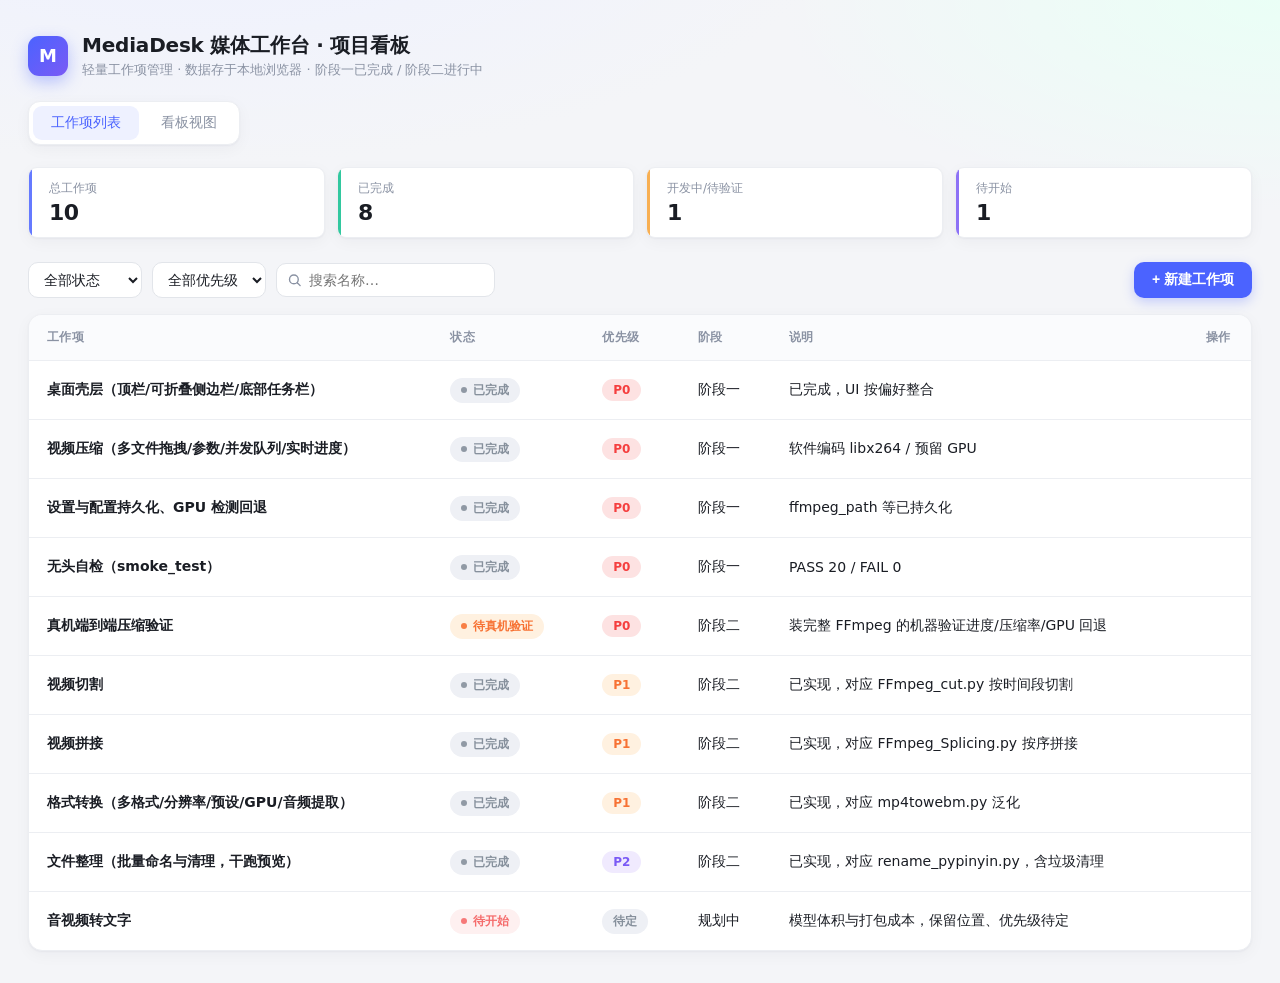
<file: docs/project-board.html>
<!-- Generated by Trae Work -->
<!DOCTYPE html>
<html lang="zh">
<head>
<meta charset="UTF-8" />
<meta name="viewport" content="width=device-width, initial-scale=1.0" />
<title>MediaDesk 媒体工作台 · 项目看板</title>
<style>
  /* ============================================================
     THEME TOKENS — tweak colors / spacing here (light theme)
     ============================================================ */
  :root {
    --bg: #f4f5f8;
    --surface: #ffffff;
    --border: #eceef2;
    --border-strong: #e2e5ea;
    --text: #1a1d24;
    --text-soft: #8a92a3;
    --accent: #4b63ff;
    --accent-soft: #eef1ff;
    --danger: #f5455c;
    --danger-soft: #fff0f2;
    --radius: 14px;
    --radius-sm: 9px;
    --shadow: 0 1px 2px rgba(20, 24, 40, .04), 0 4px 16px rgba(20, 24, 40, .04);
    --shadow-lift: 0 6px 24px rgba(20, 24, 40, .10);
    --font: -apple-system, "PingFang SC", "Microsoft YaHei", system-ui, sans-serif;
  }
  * { box-sizing: border-box; margin: 0; padding: 0; }
  body {
    background:
      radial-gradient(1200px 480px at 15% -10%, #eef1ff 0%, transparent 55%),
      radial-gradient(1000px 420px at 100% 0%, #eafff6 0%, transparent 50%),
      var(--bg);
    color: var(--text); font-family: var(--font); font-size: 14px; padding: 32px 28px; min-height: 100vh;
    -webkit-font-smoothing: antialiased;
  }
  .wrap { max-width: 1440px; margin: 0 auto; }

  /* page header */
  .page-head { display: flex; align-items: center; gap: 14px; margin-bottom: 22px; }
  .page-head .logo { width: 40px; height: 40px; border-radius: 11px; background: linear-gradient(135deg, var(--accent), #7a5af5); display: grid; place-items: center; color: #fff; font-weight: 700; font-size: 18px; box-shadow: 0 6px 16px rgba(75, 99, 255, .35); }
  .page-head h1 { font-size: 20px; font-weight: 700; letter-spacing: -.01em; }
  .page-head p { color: var(--text-soft); font-size: 13px; margin-top: 2px; }

  /* view tabs */
  .tabs { display: inline-flex; gap: 4px; background: var(--surface); border: 1px solid var(--border); border-radius: 12px; padding: 4px; margin-bottom: 22px; box-shadow: var(--shadow); }
  .tab { padding: 8px 18px; cursor: pointer; color: var(--text-soft); font-weight: 500; border-radius: 9px; transition: all .18s ease; }
  .tab:hover { color: var(--text); }
  .tab.active { color: var(--accent); background: var(--accent-soft); }

  /* stat cards */
  .stats { display: grid; grid-template-columns: repeat(4, 1fr); gap: 12px; margin-bottom: 24px; }
  .stat { position: relative; background: var(--surface); border: 1px solid var(--border); border-radius: var(--radius-sm); padding: 12px 18px 12px 20px; box-shadow: var(--shadow); overflow: hidden; transition: transform .18s ease, box-shadow .18s ease; }
  .stat:hover { transform: translateY(-2px); box-shadow: var(--shadow-lift); }
  .stat::before { content: ""; position: absolute; left: 0; top: 0; bottom: 0; width: 3px; background: var(--accent); opacity: .85; }
  .stat:nth-child(2)::before { background: #0fbf8f; }
  .stat:nth-child(3)::before { background: #f7a234; }
  .stat:nth-child(4)::before { background: #7a5af5; }
  .stat .label { color: var(--text-soft); font-size: 12px; margin-bottom: 4px; }
  .stat .value { font-size: 22px; font-weight: 700; letter-spacing: -.02em; line-height: 1.1; }

  /* toolbar */
  .toolbar { display: flex; align-items: center; gap: 10px; margin-bottom: 16px; }
  .btn { background: var(--accent); color: #fff; border: none; border-radius: 10px; padding: 9px 18px; font-size: 14px; cursor: pointer; font-weight: 600; box-shadow: 0 4px 12px rgba(75, 99, 255, .28); transition: transform .12s ease, box-shadow .18s ease, filter .18s ease; }
  .btn:hover { filter: brightness(1.05); box-shadow: 0 6px 18px rgba(75, 99, 255, .36); }
  .btn:active { transform: translateY(1px); }
  .btn.ghost { background: var(--surface); color: var(--text-soft); border: 1px solid var(--border-strong); box-shadow: none; font-weight: 500; }
  .btn.ghost:hover { color: var(--text); filter: none; }
  .spacer { flex: 1; }
  .search-box { position: relative; }
  .search-box svg { position: absolute; left: 11px; top: 50%; transform: translateY(-50%); color: var(--text-soft); pointer-events: none; }
  .search-box input { padding-left: 32px; }
  input, select { font-family: var(--font); font-size: 14px; border: 1px solid var(--border-strong); border-radius: 10px; padding: 8px 11px; background: var(--surface); color: var(--text); outline: none; transition: border-color .15s ease, box-shadow .15s ease; }
  input:focus, select:focus { border-color: var(--accent); box-shadow: 0 0 0 3px var(--accent-soft); }

  /* table view */
  .card { background: var(--surface); border: 1px solid var(--border); border-radius: var(--radius); box-shadow: var(--shadow); overflow: hidden; }
  table { width: 100%; border-collapse: collapse; }
  th, td { text-align: left; padding: 14px 18px; border-bottom: 1px solid var(--border); white-space: nowrap; }
  thead th { background: #fafbfd; color: var(--text-soft); font-weight: 600; font-size: 12px; letter-spacing: .03em; text-transform: uppercase; }
  tbody tr { transition: background .12s ease; }
  tbody tr:last-child td { border-bottom: none; }
  tbody tr:hover { background: var(--accent-soft); }
  td.name { font-weight: 600; cursor: pointer; }
  td.name:hover { color: var(--accent); }
  .badge { display: inline-flex; align-items: center; gap: 6px; padding: 4px 11px; border-radius: 999px; font-size: 12px; font-weight: 600; }
  .badge .dot { width: 6px; height: 6px; border-radius: 50%; background: currentColor; opacity: .9; }
  .col-actions { width: 56px; text-align: center; }
  .icon-btn { display: inline-grid; place-items: center; width: 30px; height: 30px; border-radius: 8px; border: none; background: transparent; color: var(--text-soft); cursor: pointer; opacity: 0; transition: all .15s ease; }
  tbody tr:hover .icon-btn { opacity: 1; }
  .icon-btn:hover { background: var(--danger-soft); color: var(--danger); }

  /* board (kanban) view */
  .board { display: grid; grid-auto-flow: column; grid-auto-columns: minmax(280px, 1fr); gap: 16px; overflow-x: auto; padding-bottom: 8px; }
  .col { background: rgba(255,255,255,.7); border: 1px solid var(--border); border-radius: var(--radius); padding: 14px; backdrop-filter: blur(4px); }
  .col h3 { font-size: 14px; font-weight: 600; margin-bottom: 14px; display: flex; justify-content: space-between; align-items: center; }
  .col h3 .count { color: var(--text-soft); font-weight: 500; background: var(--bg); border-radius: 999px; padding: 1px 9px; font-size: 12px; }
  .col-body { min-height: 40px; display: flex; flex-direction: column; gap: 10px; }
  .ticket { position: relative; border: 1px solid var(--border); border-radius: var(--radius-sm); padding: 13px 14px; cursor: grab; background: var(--surface); box-shadow: var(--shadow); transition: transform .12s ease, box-shadow .18s ease; }
  .ticket:hover { transform: translateY(-2px); box-shadow: var(--shadow-lift); }
  .ticket.dragging { opacity: .4; }
  .ticket .t-name { font-weight: 600; margin-bottom: 10px; padding-right: 22px; }
  .ticket .t-meta { display: flex; gap: 8px; flex-wrap: wrap; align-items: center; color: var(--text-soft); font-size: 12px; }
  .ticket .t-del { position: absolute; top: 8px; right: 8px; }
  .ticket:hover .t-del { opacity: 1; }
  .col.drop-hover { outline: 2px dashed var(--accent); outline-offset: -2px; background: var(--accent-soft); }

  .hidden { display: none; }

  /* modal */
  .overlay { position: fixed; inset: 0; background: rgba(20, 24, 40, .34); backdrop-filter: blur(3px); display: flex; align-items: center; justify-content: center; animation: fade .16s ease; }
  @keyframes fade { from { opacity: 0; } }
  .modal { background: var(--surface); border-radius: 18px; padding: 26px; width: 440px; max-width: 90vw; box-shadow: 0 24px 60px rgba(20, 24, 40, .28); animation: pop .18s cubic-bezier(.2,.8,.3,1); }
  @keyframes pop { from { transform: translateY(8px) scale(.98); opacity: 0; } }
  .modal h2 { font-size: 18px; font-weight: 700; margin-bottom: 4px; }
  .modal .sub { color: var(--text-soft); font-size: 13px; margin-bottom: 20px; }
  .field { margin-bottom: 14px; }
  .field label { display: block; color: var(--text-soft); font-size: 13px; margin-bottom: 6px; }
  .field input, .field select { width: 100%; }
  .modal-actions { display: flex; align-items: center; gap: 8px; margin-top: 22px; }
  .btn.danger { background: var(--danger); box-shadow: 0 4px 12px rgba(245, 69, 92, .28); }
  .link-danger { color: var(--danger); cursor: pointer; background: none; border: none; font-size: 14px; font-weight: 500; padding: 8px 10px; border-radius: 8px; }
  .link-danger:hover { background: var(--danger-soft); }
</style>
</head>
<body>
<div class="wrap">
  <div class="page-head">
    <div class="logo">M</div>
    <div>
      <h1>MediaDesk 媒体工作台 · 项目看板</h1>
      <p>轻量工作项管理 · 数据存于本地浏览器 · 阶段一已完成 / 阶段二进行中</p>
    </div>
  </div>

  <div class="tabs">
    <div class="tab active" data-view="table">工作项列表</div>
    <div class="tab" data-view="board">看板视图</div>
  </div>

  <div class="stats" id="stats"></div>

  <div class="toolbar">
    <select id="filter-status"><option value="">全部状态</option></select>
    <select id="filter-priority"><option value="">全部优先级</option></select>
    <div class="search-box">
      <svg width="15" height="15" viewBox="0 0 24 24" fill="none" stroke="currentColor" stroke-width="2.2" stroke-linecap="round"><circle cx="11" cy="11" r="7"/><line x1="21" y1="21" x2="16.5" y2="16.5"/></svg>
      <input id="search" placeholder="搜索名称…" />
    </div>
    <div class="spacer"></div>
    <button class="btn" id="btn-new">+ 新建工作项</button>
  </div>

  <div class="card" id="view-table">
    <table>
      <thead><tr id="thead-row"></tr></thead>
      <tbody id="tbody"></tbody>
    </table>
  </div>

  <div class="board hidden" id="view-board"></div>
</div>

<script>
/* ============================================================
   CONFIG — the main customization surface.
   Edit fields, statuses, priorities, columns and seed data here.
   ============================================================ */
const CONFIG = {
  storageKey: "mediadesk-pm-v1",           // localStorage bucket; bump to reset

  // status options double as kanban columns (order = column order)
  statuses: [
    { key: "todo",    label: "待开始", color: "#fef0f0", text: "#f56c6c" },
    { key: "doing",   label: "开发中", color: "#e8f8f2", text: "#0fbf8f" },
    { key: "verify",  label: "待真机验证", color: "#fff1e0", text: "#f77234" },
    { key: "done",    label: "已完成", color: "#eef0f5", text: "#86909c" },
  ],

  priorities: [
    { key: "P0", color: "#fde2e2", text: "#f53f3f" },
    { key: "P1", color: "#fff1e0", text: "#f77234" },
    { key: "P2", color: "#f0eafe", text: "#7a5af5" },
    { key: "待定", color: "#eef0f5", text: "#86909c" },
  ],

  // columns shown in the table view; `key` maps to item field
  columns: [
    { key: "name",     label: "工作项" },
    { key: "status",   label: "状态",   type: "status" },
    { key: "priority", label: "优先级", type: "priority" },
    { key: "phase",    label: "阶段" },
    { key: "note",     label: "说明" },
  ],

  // seed data used only when localStorage is empty
  seed: [
    { id: 1, name: "桌面壳层（顶栏/可折叠侧边栏/底部任务栏）", status: "done",   owner: "本人", priority: "P0", phase: "阶段一", note: "已完成，UI 按偏好整合" },
    { id: 2, name: "视频压缩（多文件拖拽/参数/并发队列/实时进度）", status: "done", owner: "本人", priority: "P0", phase: "阶段一", note: "软件编码 libx264 / 预留 GPU" },
    { id: 3, name: "设置与配置持久化、GPU 检测回退", status: "done", owner: "本人", priority: "P0", phase: "阶段一", note: "ffmpeg_path 等已持久化" },
    { id: 4, name: "无头自检（smoke_test）", status: "done", owner: "本人", priority: "P0", phase: "阶段一", note: "PASS 20 / FAIL 0" },
    { id: 5, name: "真机端到端压缩验证", status: "verify", owner: "本人", priority: "P0", phase: "阶段二", note: "装完整 FFmpeg 的机器验证进度/压缩率/GPU 回退" },
    { id: 6, name: "视频切割", status: "done", owner: "本人", priority: "P1", phase: "阶段二", note: "已实现，对应 FFmpeg_cut.py 按时间段切割" },
    { id: 7, name: "视频拼接", status: "done", owner: "本人", priority: "P1", phase: "阶段二", note: "已实现，对应 FFmpeg_Splicing.py 按序拼接" },
    { id: 8, name: "格式转换（多格式/分辨率/预设/GPU/音频提取）", status: "done", owner: "本人", priority: "P1", phase: "阶段二", note: "已实现，对应 mp4towebm.py 泛化" },
    { id: 9, name: "文件整理（批量命名与清理，干跑预览）", status: "done", owner: "本人", priority: "P2", phase: "阶段二", note: "已实现，对应 rename_pypinyin.py，含垃圾清理" },
    { id: 10, name: "音视频转文字", status: "todo", owner: "—", priority: "待定", phase: "规划中", note: "模型体积与打包成本，保留位置、优先级待定" },
  ],

  // top stat cards
  stats: [
    { label: "总工作项",     calc: items => items.length },
    { label: "已完成",       calc: items => items.filter(i => i.status === "done").length },
    { label: "开发中/待验证", calc: items => items.filter(i => i.status === "doing" || i.status === "verify").length },
    { label: "待开始",       calc: items => items.filter(i => i.status === "todo").length },
  ],
};

/* ============================================================
   ENGINE — usually no need to edit below this line.
   ============================================================ */
const store = {
  load() {
    const raw = localStorage.getItem(CONFIG.storageKey);
    if (raw) { try { return JSON.parse(raw); } catch (e) {} }
    return structuredClone(CONFIG.seed);
  },
  save(items) { localStorage.setItem(CONFIG.storageKey, JSON.stringify(items)); },
};

let items = store.load();
let currentView = "table";

const $ = sel => document.querySelector(sel);
const statusOf = k => CONFIG.statuses.find(s => s.key === k) || { label: k, color: "#eee", text: "#333" };
const prioOf = k => CONFIG.priorities.find(p => p.key === k) || { key: k, color: "#eee", text: "#333" };

function filtered() {
  const s = $("#filter-status").value, p = $("#filter-priority").value, q = $("#search").value.trim().toLowerCase();
  return items.filter(i =>
    (!s || i.status === s) && (!p || i.priority === p) && (!q || (i.name || "").toLowerCase().includes(q))
  );
}

function renderStats() {
  $("#stats").innerHTML = CONFIG.stats.map(s =>
    `<div class="stat"><div class="label">${s.label}</div><div class="value">${s.calc(items)}</div></div>`
  ).join("");
}

function cell(item, col) {
  const v = item[col.key] ?? "";
  if (col.type === "status") { const s = statusOf(v); return `<span class="badge" style="background:${s.color};color:${s.text}"><span class="dot"></span>${s.label}</span>`; }
  if (col.type === "priority") { const p = prioOf(v); return `<span class="badge" style="background:${p.color};color:${p.text}">${p.key}</span>`; }
  return v;
}

const TRASH_SVG = `<svg width="16" height="16" viewBox="0 0 24 24" fill="none" stroke="currentColor" stroke-width="2" stroke-linecap="round" stroke-linejoin="round"><path d="M3 6h18"/><path d="M8 6V4h8v2"/><path d="M6 6l1 14h10l1-14"/><line x1="10" y1="10" x2="10" y2="17"/><line x1="14" y1="10" x2="14" y2="17"/></svg>`;

function renderTable() {
  $("#thead-row").innerHTML = CONFIG.columns.map(c => `<th>${c.label}</th>`).join("") + `<th class="col-actions">操作</th>`;
  $("#tbody").innerHTML = filtered().map(item =>
    `<tr data-id="${item.id}">` +
    CONFIG.columns.map(c => `<td class="${c.key === "name" ? "name" : ""}">${cell(item, c)}</td>`).join("") +
    `<td class="col-actions"><button class="icon-btn js-del" title="删除">${TRASH_SVG}</button></td>` +
    `</tr>`
  ).join("");
  $("#tbody").querySelectorAll("td.name").forEach(td =>
    td.onclick = () => openModal(items.find(i => i.id == td.parentElement.dataset.id)));
  $("#tbody").querySelectorAll(".js-del").forEach(btn =>
    btn.onclick = e => { e.stopPropagation(); confirmDelete(items.find(i => i.id == btn.closest("tr").dataset.id)); });
}

function renderBoard() {
  const data = filtered();
  $("#view-board").innerHTML = CONFIG.statuses.map(s => {
    const list = data.filter(i => i.status === s.key);
    return `<div class="col" data-status="${s.key}">
      <h3>${s.label}<span class="count">${list.length}</span></h3>
      <div class="col-body">${list.map(ticketHTML).join("")}</div>
    </div>`;
  }).join("");
  wireDnD();
}

function ticketHTML(item) {
  const p = prioOf(item.priority);
  return `<div class="ticket" draggable="true" data-id="${item.id}">
    <button class="icon-btn js-del t-del" title="删除">${TRASH_SVG}</button>
    <div class="t-name">${item.name}</div>
    <div class="t-meta">
      <span class="badge" style="background:${p.color};color:${p.text}">${p.key}</span>
      <span>${item.phase || ""}</span>
    </div></div>`;
}

function wireDnD() {
  let dragId = null;
  $("#view-board").querySelectorAll(".ticket").forEach(t => {
    t.ondragstart = () => { dragId = t.dataset.id; t.classList.add("dragging"); };
    t.ondragend = () => t.classList.remove("dragging");
    t.onclick = () => openModal(items.find(i => i.id == t.dataset.id));
  });
  $("#view-board").querySelectorAll(".js-del").forEach(btn =>
    btn.onclick = e => { e.stopPropagation(); confirmDelete(items.find(i => i.id == btn.closest(".ticket").dataset.id)); });
  $("#view-board").querySelectorAll(".col").forEach(col => {
    col.ondragover = e => { e.preventDefault(); col.classList.add("drop-hover"); };
    col.ondragleave = () => col.classList.remove("drop-hover");
    col.ondrop = () => {
      col.classList.remove("drop-hover");
      const item = items.find(i => i.id == dragId);
      if (item) { item.status = col.dataset.status; persist(); }
    };
  });
}

function render() {
  renderStats();
  $("#view-table").classList.toggle("hidden", currentView !== "table");
  $("#view-board").classList.toggle("hidden", currentView !== "board");
  currentView === "table" ? renderTable() : renderBoard();
}
function persist() { store.save(items); render(); }

/* ---- editor modal ---- */
function openModal(item) {
  const editing = !!item;
  const d = item || { id: Date.now(), name: "", status: CONFIG.statuses[0].key, owner: "", priority: CONFIG.priorities.at(-1).key, phase: "", note: "", created: new Date().toISOString().slice(0, 10) };
  const opts = (arr, sel, lab = x => x.label || x.key, val = x => x.key) =>
    arr.map(x => `<option value="${val(x)}" ${val(x) === sel ? "selected" : ""}>${lab(x)}</option>`).join("");
  const overlay = document.createElement("div");
  overlay.className = "overlay";
  overlay.innerHTML = `<div class="modal">
    <h2>${editing ? "编辑工作项" : "新建工作项"}</h2>
    <div class="sub">${editing ? "修改后点击保存生效" : "填写信息创建一条新的工作项"}</div>
    <div class="field"><label>名称</label><input id="m-name" value="${d.name}" placeholder="输入工作项名称" /></div>
    <div class="field"><label>负责人</label><input id="m-owner" value="${d.owner}" placeholder="输入负责人" /></div>
    <div class="field"><label>阶段</label><input id="m-phase" value="${d.phase || ""}" placeholder="例：阶段二" /></div>
    <div class="field"><label>说明</label><input id="m-note" value="${d.note || ""}" placeholder="备注/说明" /></div>
    <div class="field"><label>状态</label><select id="m-status">${opts(CONFIG.statuses, d.status)}</select></div>
    <div class="field"><label>优先级</label><select id="m-priority">${opts(CONFIG.priorities, d.priority)}</select></div>
    <div class="modal-actions">
      ${editing ? '<button class="link-danger" id="m-del">删除</button>' : ""}
      <div class="spacer"></div>
      <button class="btn ghost" id="m-cancel">取消</button>
      <button class="btn" id="m-save">保存</button>
    </div></div>`;
  document.body.appendChild(overlay);
  const close = () => overlay.remove();
  overlay.onclick = e => { if (e.target === overlay) close(); };
  overlay.querySelector("#m-cancel").onclick = close;
  overlay.querySelector("#m-save").onclick = () => {
    d.name = overlay.querySelector("#m-name").value.trim() || "未命名";
    d.owner = overlay.querySelector("#m-owner").value.trim();
    d.phase = overlay.querySelector("#m-phase").value.trim();
    d.note = overlay.querySelector("#m-note").value.trim();
    d.status = overlay.querySelector("#m-status").value;
    d.priority = overlay.querySelector("#m-priority").value;
    if (!editing) items.unshift(d);
    persist(); close();
  };
  if (editing) overlay.querySelector("#m-del").onclick = () => { close(); confirmDelete(d); };
}

/* ---- delete confirmation ---- */
function confirmDelete(item) {
  if (!item) return;
  const overlay = document.createElement("div");
  overlay.className = "overlay";
  overlay.innerHTML = `<div class="modal" style="width:380px">
    <h2>删除工作项</h2>
    <div class="sub">确定删除「${item.name}」？此操作不可撤销。</div>
    <div class="modal-actions">
      <div class="spacer"></div>
      <button class="btn ghost" id="c-cancel">取消</button>
      <button class="btn danger" id="c-ok">删除</button>
    </div></div>`;
  document.body.appendChild(overlay);
  const close = () => overlay.remove();
  overlay.onclick = e => { if (e.target === overlay) close(); };
  overlay.querySelector("#c-cancel").onclick = close;
  overlay.querySelector("#c-ok").onclick = () => { items = items.filter(i => i.id !== item.id); persist(); close(); };
}

/* ---- wire controls ---- */
function initFilters() {
  $("#filter-status").insertAdjacentHTML("beforeend", CONFIG.statuses.map(s => `<option value="${s.key}">${s.label}</option>`).join(""));
  $("#filter-priority").insertAdjacentHTML("beforeend", CONFIG.priorities.map(p => `<option value="${p.key}">${p.key}</option>`).join(""));
}
document.querySelectorAll(".tab").forEach(tab =>
  tab.onclick = () => {
    document.querySelectorAll(".tab").forEach(t => t.classList.remove("active"));
    tab.classList.add("active");
    currentView = tab.dataset.view;
    render();
  });
["#filter-status", "#filter-priority", "#search"].forEach(sel => $(sel).oninput = render);
$("#btn-new").onclick = () => openModal(null);

initFilters();
render();
</script>
</body>
</html>
</file>
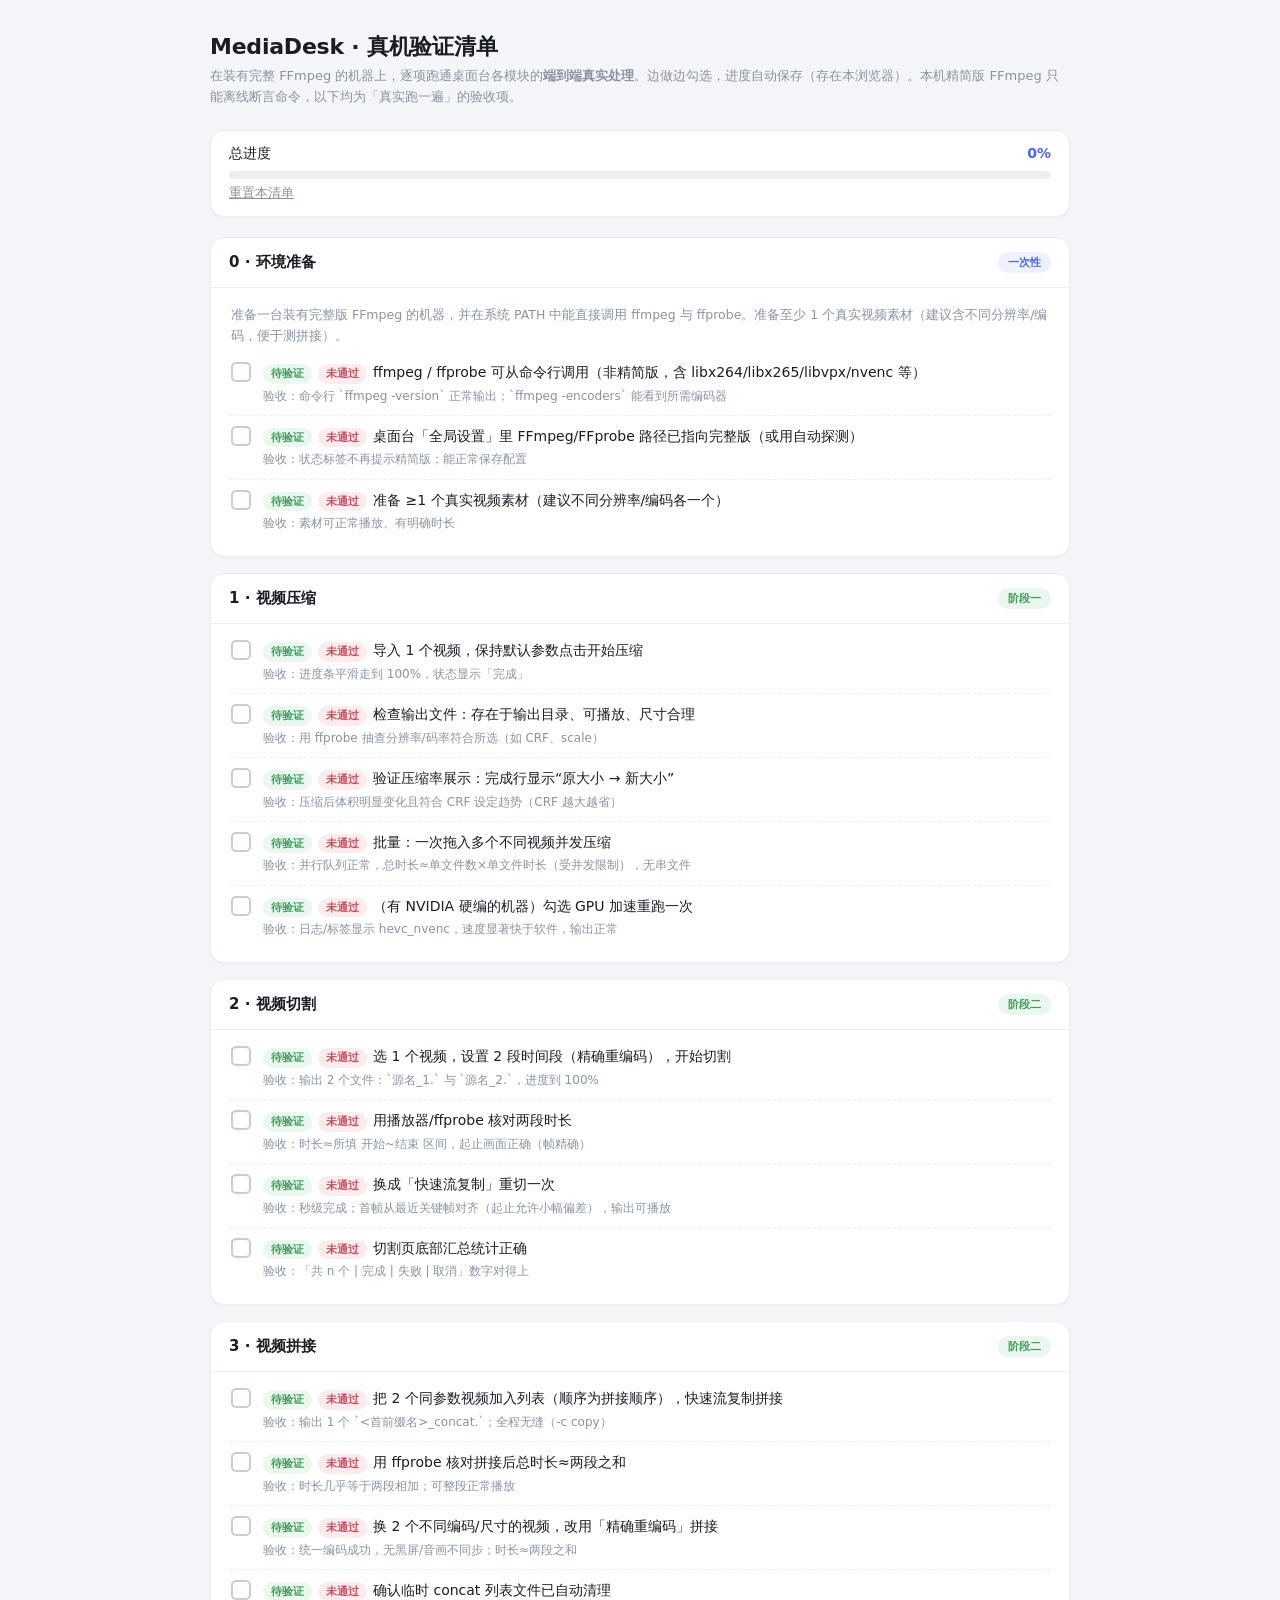
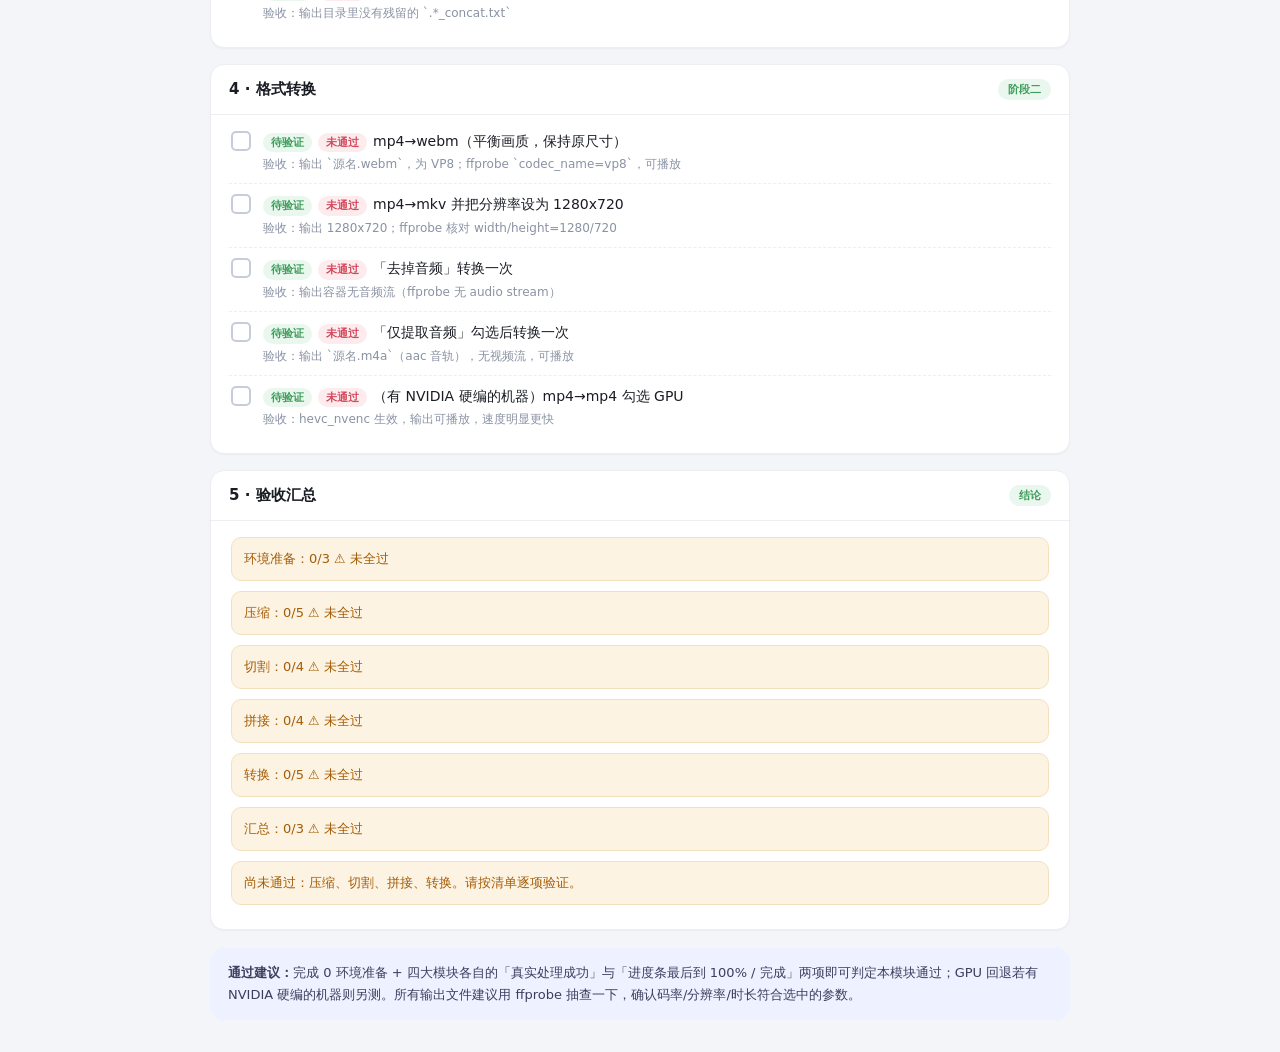
<file: docs/real-machine-verification-checklist.html>
<!DOCTYPE html>
<html lang="zh">
<head>
<meta charset="UTF-8"/>
<meta name="viewport" content="width=device-width, initial-scale=1.0"/>
<title>MediaDesk · 真机验证清单</title>
<style>
  :root{
    --bg:#f4f5f8; --surface:#fff; --border:#eceef2; --text:#1a1d24; --soft:#8a92a3;
    --accent:#4b63ff; --accent-soft:#eef1ff; --ok:#3f9d5a; --ok-soft:#eaf7ee;
    --warn:#d97706; --warn-soft:#fdf3e3; --err:#d1495b; --err-soft:#fdecee;
    --radius:14px; --font:-apple-system,"PingFang SC","Microsoft YaHei",system-ui,sans-serif;
  }
  *{box-sizing:border-box;margin:0;padding:0}
  body{background:radial-gradient(1200px 480px at 15% -10%,#eef1ff 0%,transparent 55%),var(--bg);
    color:var(--text);font-family:var(--font);font-size:14px;padding:32px 24px;-webkit-font-smoothing:antialiased}
  .wrap{max-width:860px;margin:0 auto}
  header{margin-bottom:22px}
  header h1{font-size:22px;font-weight:700;letter-spacing:-.01em}
  header p{color:var(--soft);font-size:13px;margin-top:4px;line-height:1.6}
  .progress-card{background:var(--surface);border:1px solid var(--border);border-radius:var(--radius);
    padding:14px 18px;box-shadow:0 1px 2px rgba(20,24,40,.04);margin-bottom:20px}
  .progress-top{display:flex;justify-content:space-between;align-items:baseline;margin-bottom:8px}
  .progress-top b{color:var(--accent)}
  .pbar{height:8px;border-radius:99px;background:var(--border);overflow:hidden}
  .pbar>i{display:block;height:100%;width:0;background:linear-gradient(90deg,#5a72ff,#4b63ff);transition:width .25s ease}
  .sec{background:var(--surface);border:1px solid var(--border);border-radius:var(--radius);
    margin-bottom:16px;overflow:hidden;box-shadow:0 1px 2px rgba(20,24,40,.04)}
  .sec-head{padding:14px 18px;border-bottom:1px solid var(--border);display:flex;justify-content:space-between;align-items:center}
  .sec-head h2{font-size:15px;font-weight:700}
  .sec-head .tag{font-size:11px;font-weight:600;padding:3px 10px;border-radius:99px}
  .tag.prep{background:var(--accent-soft);color:var(--accent)}
  .tag.core{background:var(--ok-soft);color:var(--ok)}
  .sec-body{padding:6px 18px 14px}
  .hint{color:var(--soft);font-size:12.5px;line-height:1.7;padding:10px 2px 6px}
  .step{display:flex;gap:12px;padding:9px 2px;border-bottom:1px dashed var(--border);align-items:flex-start}
  .step:last-child{border-bottom:none}
  .step .cb{width:20px;height:20px;flex:0 0 auto;margin-top:1px;border:2px solid #c6ccdb;border-radius:5px;
    display:grid;place-items:center;cursor:pointer;transition:all .15s ease;background:#fff}
  .step.done .cb{background:var(--ok);border-color:var(--ok)}
  .step.done .cb::after{content:"✓";color:#fff;font-size:13px;font-weight:800}
  .step .body{flex:1}
  .step .body .lbl{line-height:1.6}
  .step .body .crit{margin-top:3px;font-size:12px;color:var(--soft);line-height:1.6}
  .step.done .body .lbl{color:var(--ok);text-decoration:line-through}
  .badge{display:inline-block;font-size:11px;padding:1px 8px;border-radius:99px;margin-right:6px;font-weight:600}
  .badge.good{background:var(--ok-soft);color:var(--ok)}
  .badge.bad{background:var(--err-soft);color:var(--err)}
  .step.done .badge.good{display:none}
  .reset{display:inline-block;margin-top:6px;font-size:12.5px;color:var(--soft);cursor:pointer;background:none;border:none;text-decoration:underline}
  .reset:hover{color:var(--err)}
  .outcome{border:1px solid var(--border);border-radius:10px;padding:10px 12px;margin:10px 2px;font-size:13px;line-height:1.7}
  .outcome.ok{background:var(--ok-soft);border-color:#cde7d5;color:var(--okk,#2f7d46)}
  .outcome.warn{background:var(--warn-soft);border-color:#f2e0bf;color:#a45c06}
  .todo-note{margin-top:18px;background:var(--accent-soft);border-radius:var(--radius);padding:14px 18px;font-size:13px;color:#3d3d5e;line-height:1.7}
</style>
</head>
<body>
<div class="wrap">
<header>
  <h1>MediaDesk · 真机验证清单</h1>
  <p>在装有完整 FFmpeg 的机器上，逐项跑通桌面台各模块的<b>端到端真实处理</b>。边做边勾选，进度自动保存（存在本浏览器）。本机精简版 FFmpeg 只能离线断言命令，以下均为「真实跑一遍」的验收项。</p>
</header>

<div class="progress-card">
  <div class="progress-top"><span>总进度</span><b id="pct">0%</b></div>
  <div class="pbar"><i id="bar"></i></div>
  <button class="reset" id="reset">重置本清单</button>
</div>

<div class="sec">
  <div class="sec-head"><h2>0 · 环境准备</h2><span class="tag prep">一次性</span></div>
  <div class="sec-body">
    <div class="hint">准备一台装有完整版 FFmpeg 的机器，并在系统 PATH 中能直接调用 ffmpeg 与 ffprobe。准备至少 1 个真实视频素材（建议含不同分辨率/编码，便于测拼接）。</div>
    <div id="s-prep"></div>
  </div>
</div>

<div class="sec">
  <div class="sec-head"><h2>1 · 视频压缩</h2><span class="tag core">阶段一</span></div>
  <div class="sec-body"><div id="s-compress"></div></div>
</div>

<div class="sec">
  <div class="sec-head"><h2>2 · 视频切割</h2><span class="tag core">阶段二</span></div>
  <div class="sec-body"><div id="s-cut"></div></div>
</div>

<div class="sec">
  <div class="sec-head"><h2>3 · 视频拼接</h2><span class="tag core">阶段二</span></div>
  <div class="sec-body"><div id="s-concat"></div></div>
</div>

<div class="sec">
  <div class="sec-head"><h2>4 · 格式转换</h2><span class="tag core">阶段二</span></div>
  <div class="sec-body"><div id="s-convert"></div></div>
</div>

<div class="sec">
  <div class="sec-head"><h2>5 · 验收汇总</h2><span class="tag core">结论</span></div>
  <div class="sec-body">
    <div id="s-summary"></div>
    <div class="outcome" id="finalMsg">尚未完成全部验证项。</div>
  </div>
</div>

<div class="todo-note">
  <b>通过建议：</b>完成 0 环境准备 + 四大模块各自的「真实处理成功」与「进度条最后到 100% / 完成」两项即可判定本模块通过；GPU 回退若有 NVIDIA 硬编的机器则另测。所有输出文件建议用 ffprobe 抽查一下，确认码率/分辨率/时长符合选中的参数。
</div>
</div>

<script>
const SECTIONS = {
  prep: [
    {label:"ffmpeg / ffprobe 可从命令行调用（非精简版，含 libx264/libx265/libvpx/nvenc 等）",crit:"命令行 `ffmpeg -version` 正常输出；`ffmpeg -encoders` 能看到所需编码器"},
    {label:"桌面台「全局设置」里 FFmpeg/FFprobe 路径已指向完整版（或用自动探测）",crit:"状态标签不再提示精简版；能正常保存配置"},
    {label:"准备 ≥1 个真实视频素材（建议不同分辨率/编码各一个）",crit:"素材可正常播放、有明确时长"},
  ],
  compress: [
    {label:"导入 1 个视频，保持默认参数点击开始压缩",crit:"进度条平滑走到 100%，状态显示「完成」"},
    {label:"检查输出文件：存在于输出目录、可播放、尺寸合理",crit:"用 ffprobe 抽查分辨率/码率符合所选（如 CRF、scale）"},
    {label:"验证压缩率展示：完成行显示“原大小 → 新大小”",crit:"压缩后体积明显变化且符合 CRF 设定趋势（CRF 越大越省）"},
    {label:"批量：一次拖入多个不同视频并发压缩",crit:"并行队列正常，总时长≈单文件数×单文件时长（受并发限制），无串文件"},
    {label:"（有 NVIDIA 硬编的机器）勾选 GPU 加速重跑一次",crit:"日志/标签显示 hevc_nvenc，速度显著快于软件，输出正常"},
  ],
  cut: [
    {label:"选 1 个视频，设置 2 段时间段（精确重编码），开始切割",crit:"输出 2 个文件：`源名_1.<ext>` 与 `源名_2.<ext>`，进度到 100%"},
    {label:"用播放器/ffprobe 核对两段时长",crit:"时长≈所填 开始~结束 区间，起止画面正确（帧精确）"},
    {label:"换成「快速流复制」重切一次",crit:"秒级完成；首帧从最近关键帧对齐（起止允许小幅偏差），输出可播放"},
    {label:"切割页底部汇总统计正确",crit:"「共 n 个 | 完成 | 失败 | 取消」数字对得上"},
  ],
  concat: [
    {label:"把 2 个同参数视频加入列表（顺序为拼接顺序），快速流复制拼接",crit:"输出 1 个 `<首前缀名>_concat.<ext>`；全程无缝（-c copy）"},
    {label:"用 ffprobe 核对拼接后总时长≈两段之和",crit:"时长几乎等于两段相加；可整段正常播放"},
    {label:"换 2 个不同编码/尺寸的视频，改用「精确重编码」拼接",crit:"统一编码成功，无黑屏/音画不同步；时长≈两段之和"},
    {label:"确认临时 concat 列表文件已自动清理",crit:"输出目录里没有残留的 `.*_concat.txt`"},
  ],
  convert: [
    {label:"mp4→webm（平衡画质，保持原尺寸）",crit:"输出 `源名.webm`，为 VP8；ffprobe `codec_name=vp8`，可播放"},
    {label:"mp4→mkv 并把分辨率设为 1280x720",crit:"输出 1280x720；ffprobe 核对 width/height=1280/720"},
    {label:"「去掉音频」转换一次",crit:"输出容器无音频流（ffprobe 无 audio stream）"},
    {label:"「仅提取音频」勾选后转换一次",crit:"输出 `源名.m4a`（aac 音轨），无视频流，可播放"},
    {label:"（有 NVIDIA 硬编的机器）mp4→mp4 勾选 GPU",crit:"hevc_nvenc 生效，输出可播放，速度明显更快"},
  ],
  summary: [
    {label:"四大模块（压缩/切割/拼接/转换）全部有至少一次真实成功",crit:"每个模块的「真实处理成功」都已勾选"},
    {label:"全程无崩溃、无卡死；停止/取消可用",crit:"处理中按「停止」能正常中断，界面不冻结"},
    {label:"FFmpeg 相关的边界已记录：本机识别到的硬编/软编情况",crit:"结论区记录编码器与是否需要回退"},
  ]
};

const ORDER=["prep","compress","cut","concat","convert","summary"];
const KEY="mediadesk-verify-v1";
let state=JSON.parse(localStorage.getItem(KEY)||"null")||{done:{}};

function renderSection(id){
  const el=document.getElementById("s-"+id);
  if(!el) return;
  el.innerHTML="";
  SECTIONS[id].forEach((it,i)=>{
    const uid=id+":"+i, done=!!state.done[uid];
    const d=document.createElement("div");
    d.className="step"+(done?" done":"");
    d.innerHTML=`<div class="cb"></div><div class="body">
      <div class="lbl"><span class="badge good">待验证</span><span class="badge bad">未通过</span>${it.label}</div>
      <div class="crit">验收：${it.crit}</div></div>`;
    d.querySelector(".cb").onclick=()=>{state.done[uid]=!state.done[uid];persist();render();};
    el.appendChild(d);
  });
}
function renderSummary(){
  const el=document.getElementById("s-summary");
  if(!el) return;
  el.innerHTML="";
  const bySec={};
  ORDER.forEach(id=>{let all=0,met=0;SECTIONS[id].forEach((_,i)=>{all++;if(state.done[id+":"+i])met++;});
    bySec[id]={met,all};const names={prep:"环境准备",compress:"压缩",cut:"切割",concat:"拼接",convert:"转换",summary:"汇总"};
    const d=document.createElement("div");d.className="outcome "+(met===all?"ok":"warn");
    d.textContent=`${names[id]}：${met}/${all} ${met===all?"✔ 通过":"⚠ 未全过"}`;el.appendChild(d);});
}
function total(){let n=0,m=0;ORDER.forEach(id=>SECTIONS[id].forEach((_,i)=>{n++;if(state.done[id+":"+i])m++;}));return [m,n];}
function render(){
  ORDER.forEach(renderSection);renderSummary();
  const[m,n]=total();const p=Math.round(m/n*100);
  document.getElementById("pct").textContent=p+"%";
  document.getElementById("bar").style.width=p+"%";
  const core=[["compress","压缩"],["cut","切割"],["concat","拼接"],["convert","转换"]];
  const missing=core.filter(c=>{const[met,all]=ratio(c[0]);return met<all;});
  const msg=document.getElementById("finalMsg");
  if(missing.length===0){msg.className="outcome ok";msg.textContent="全部核心模块真机验证通过：可进入发布/交付阶段。若还有 NVIDIA 硬编回退项未覆盖，建议标注后发布。";}
  else{msg.className="outcome warn";msg.textContent="尚未通过："+missing.map(x=>x[1]).join("、")+"。请按清单逐项验证。";}
}
function ratio(id){let all=0,met=0;SECTIONS[id].forEach((_,i)=>{all++;if(state.done[id+":"+i])met++;});return[met,all];}
function persist(){localStorage.setItem(KEY,JSON.stringify(state));}
document.getElementById("reset").onclick=()=>{state={done:{}};persist();render();};
render();
</script>
</body>
</html>
</file>
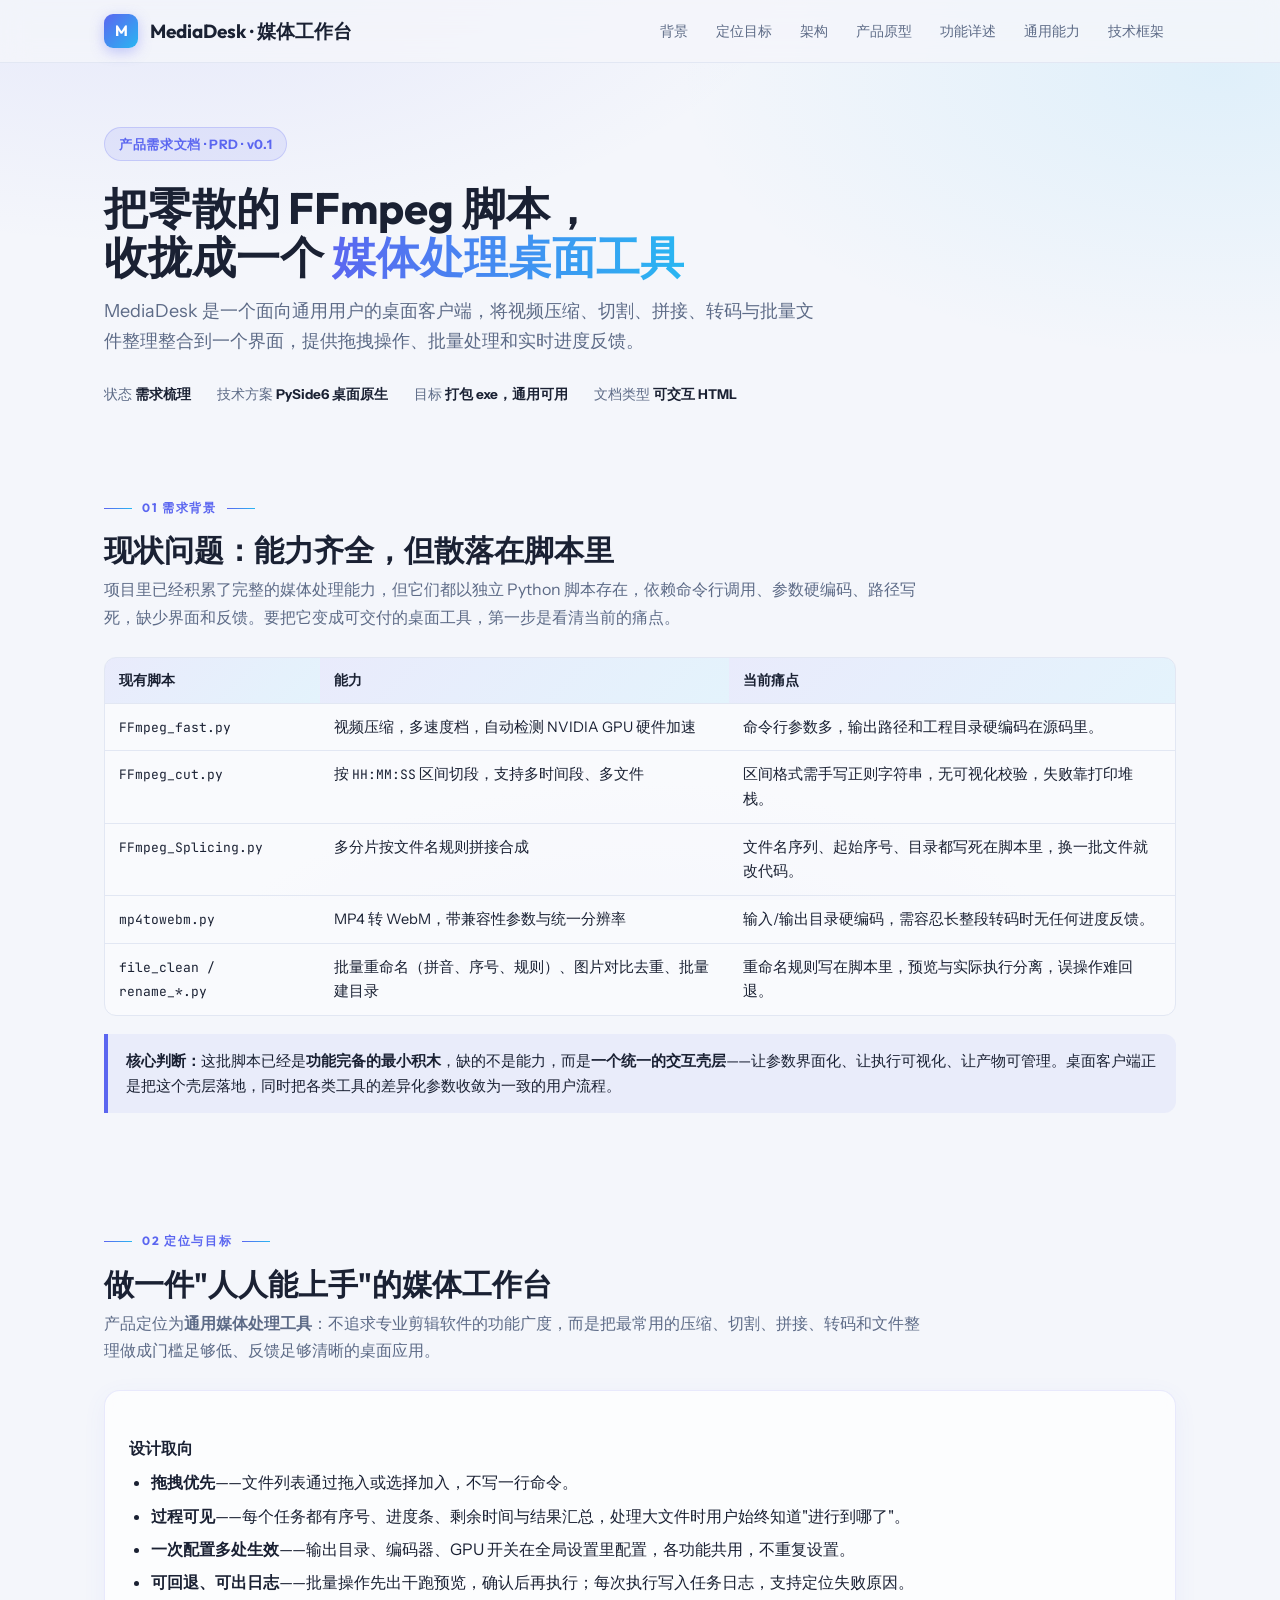
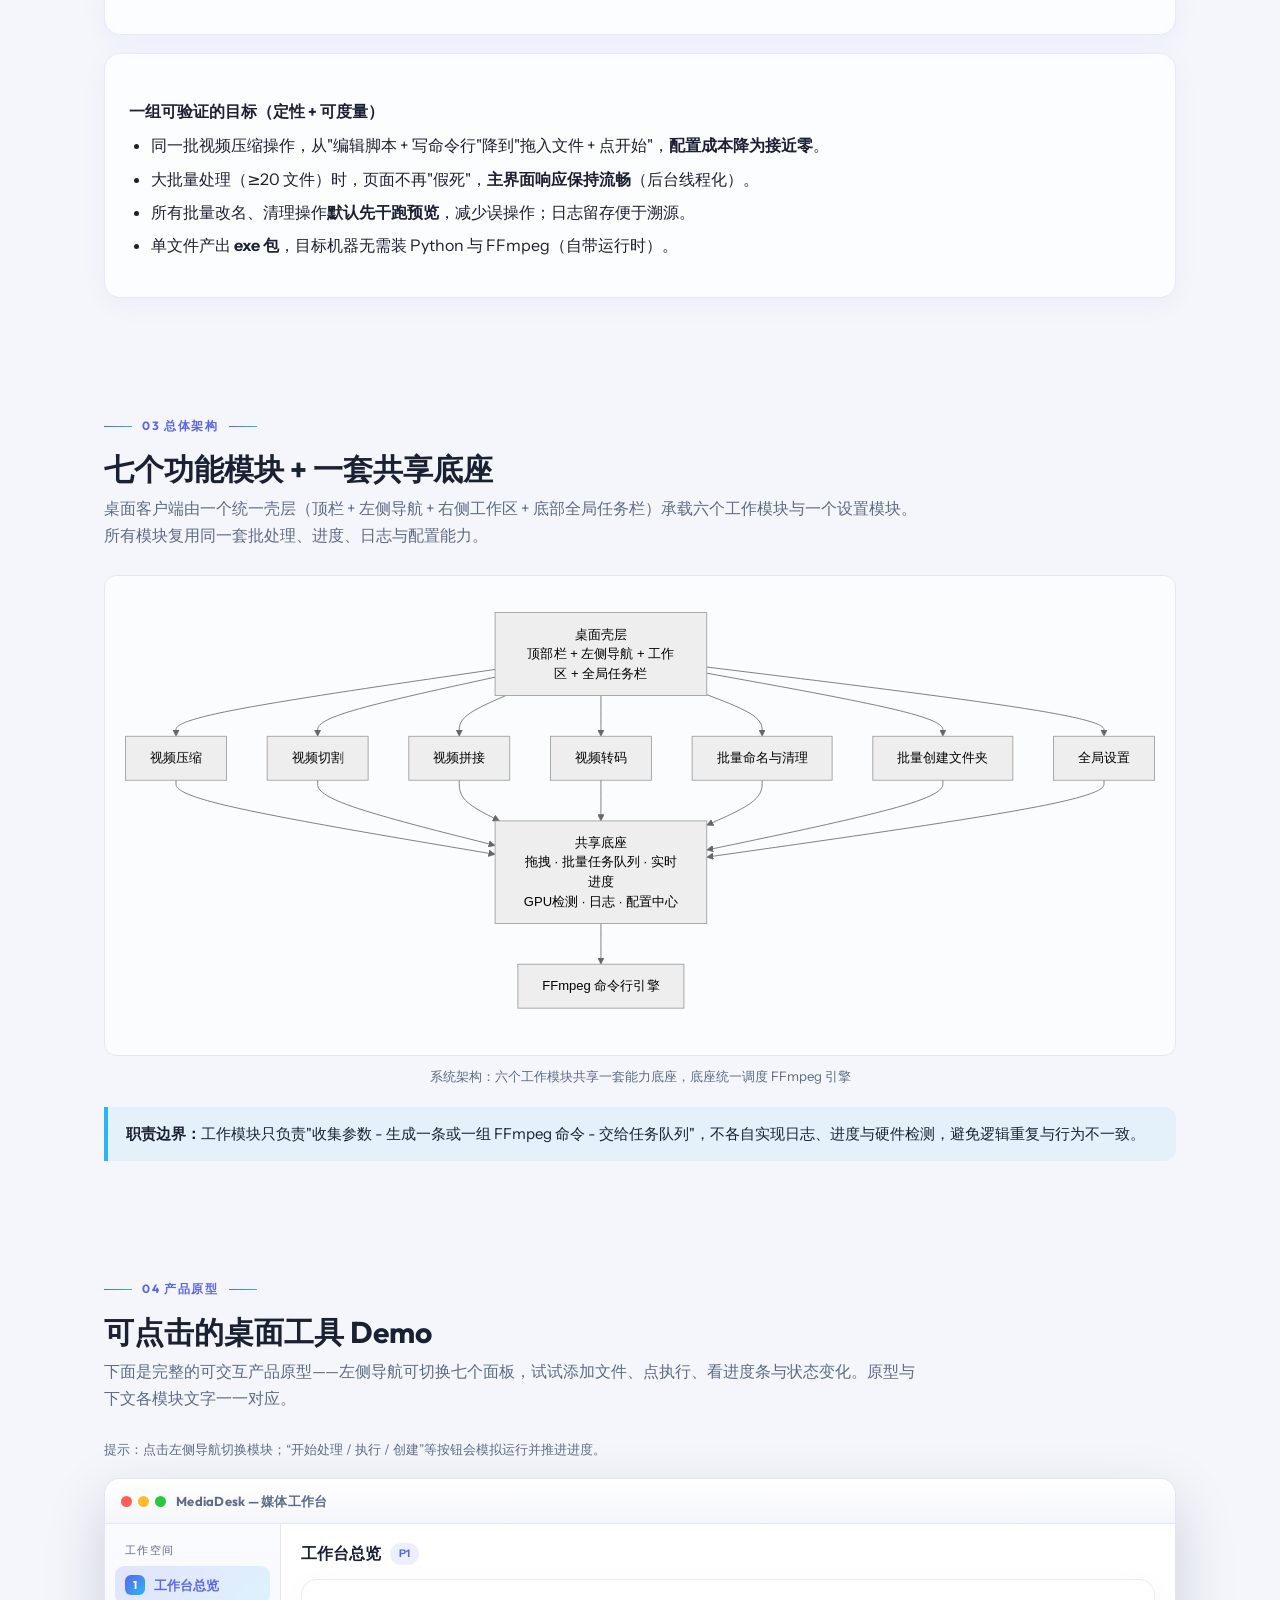
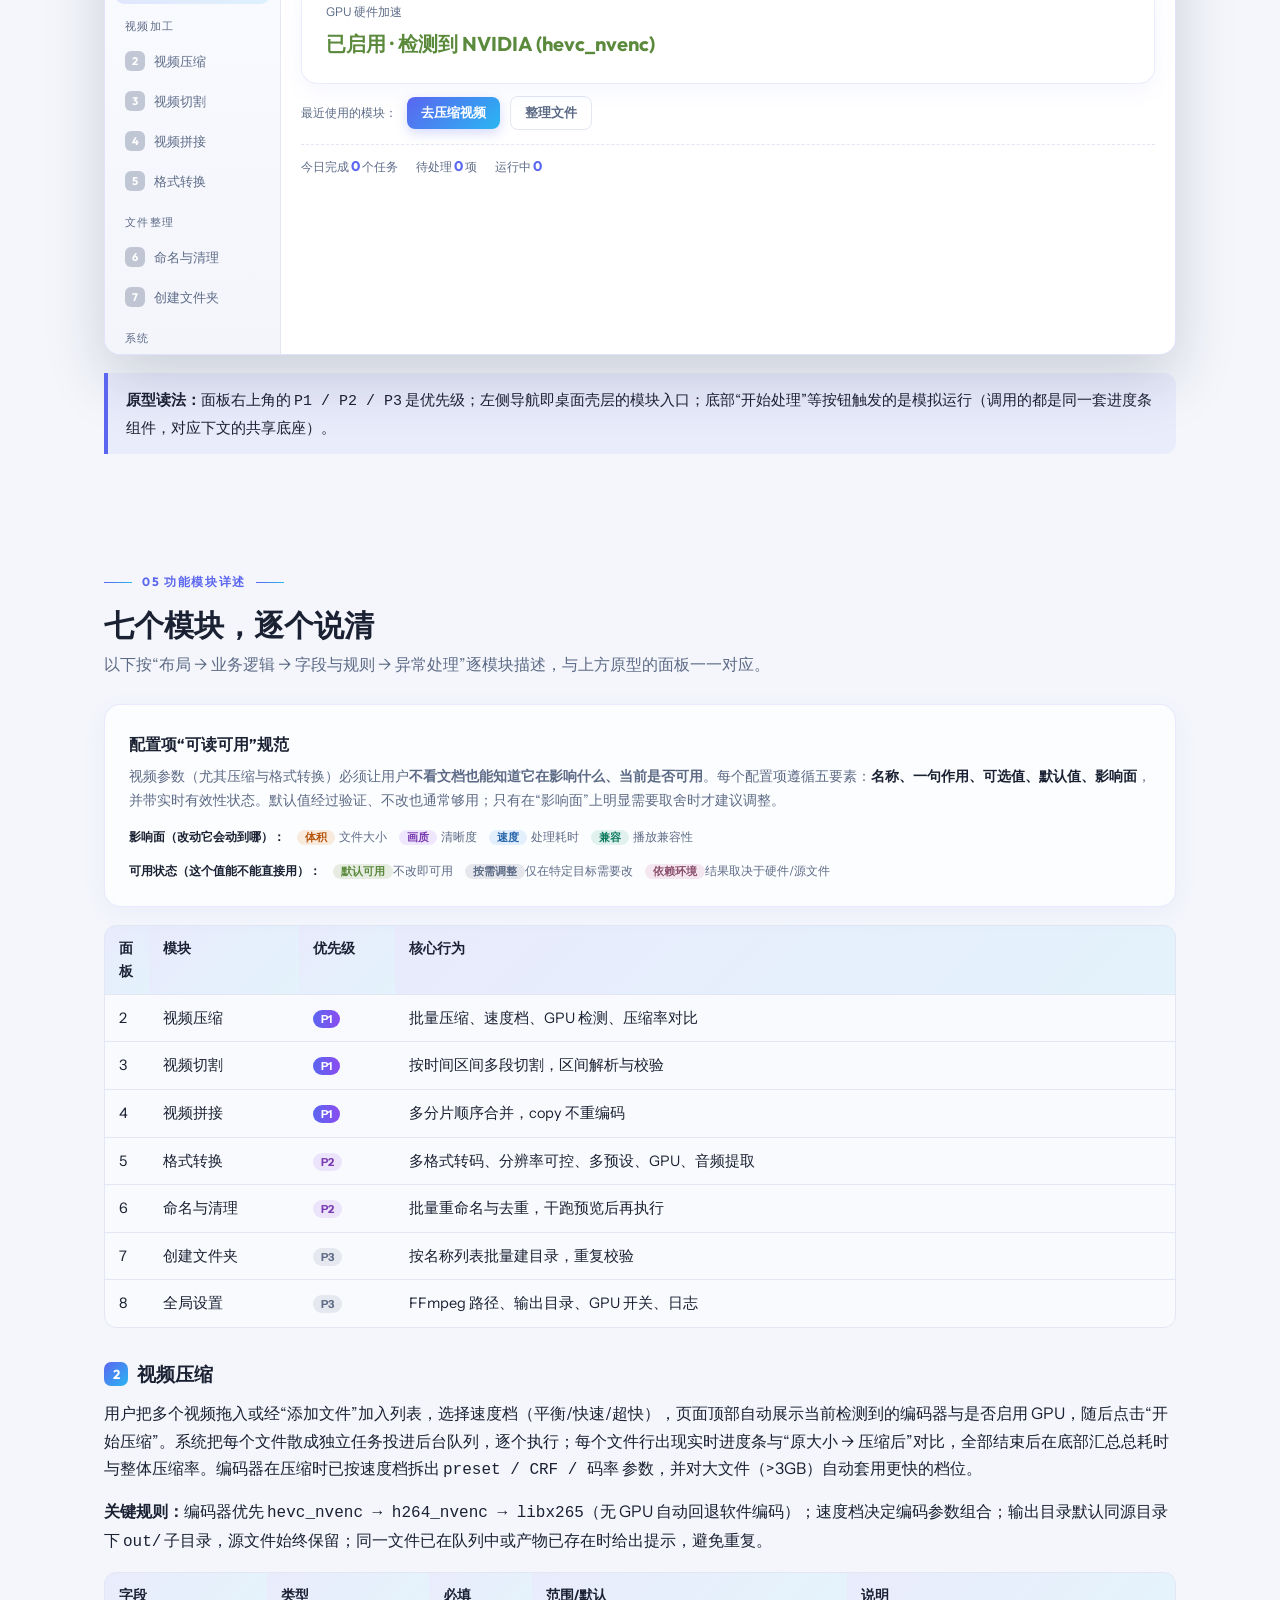
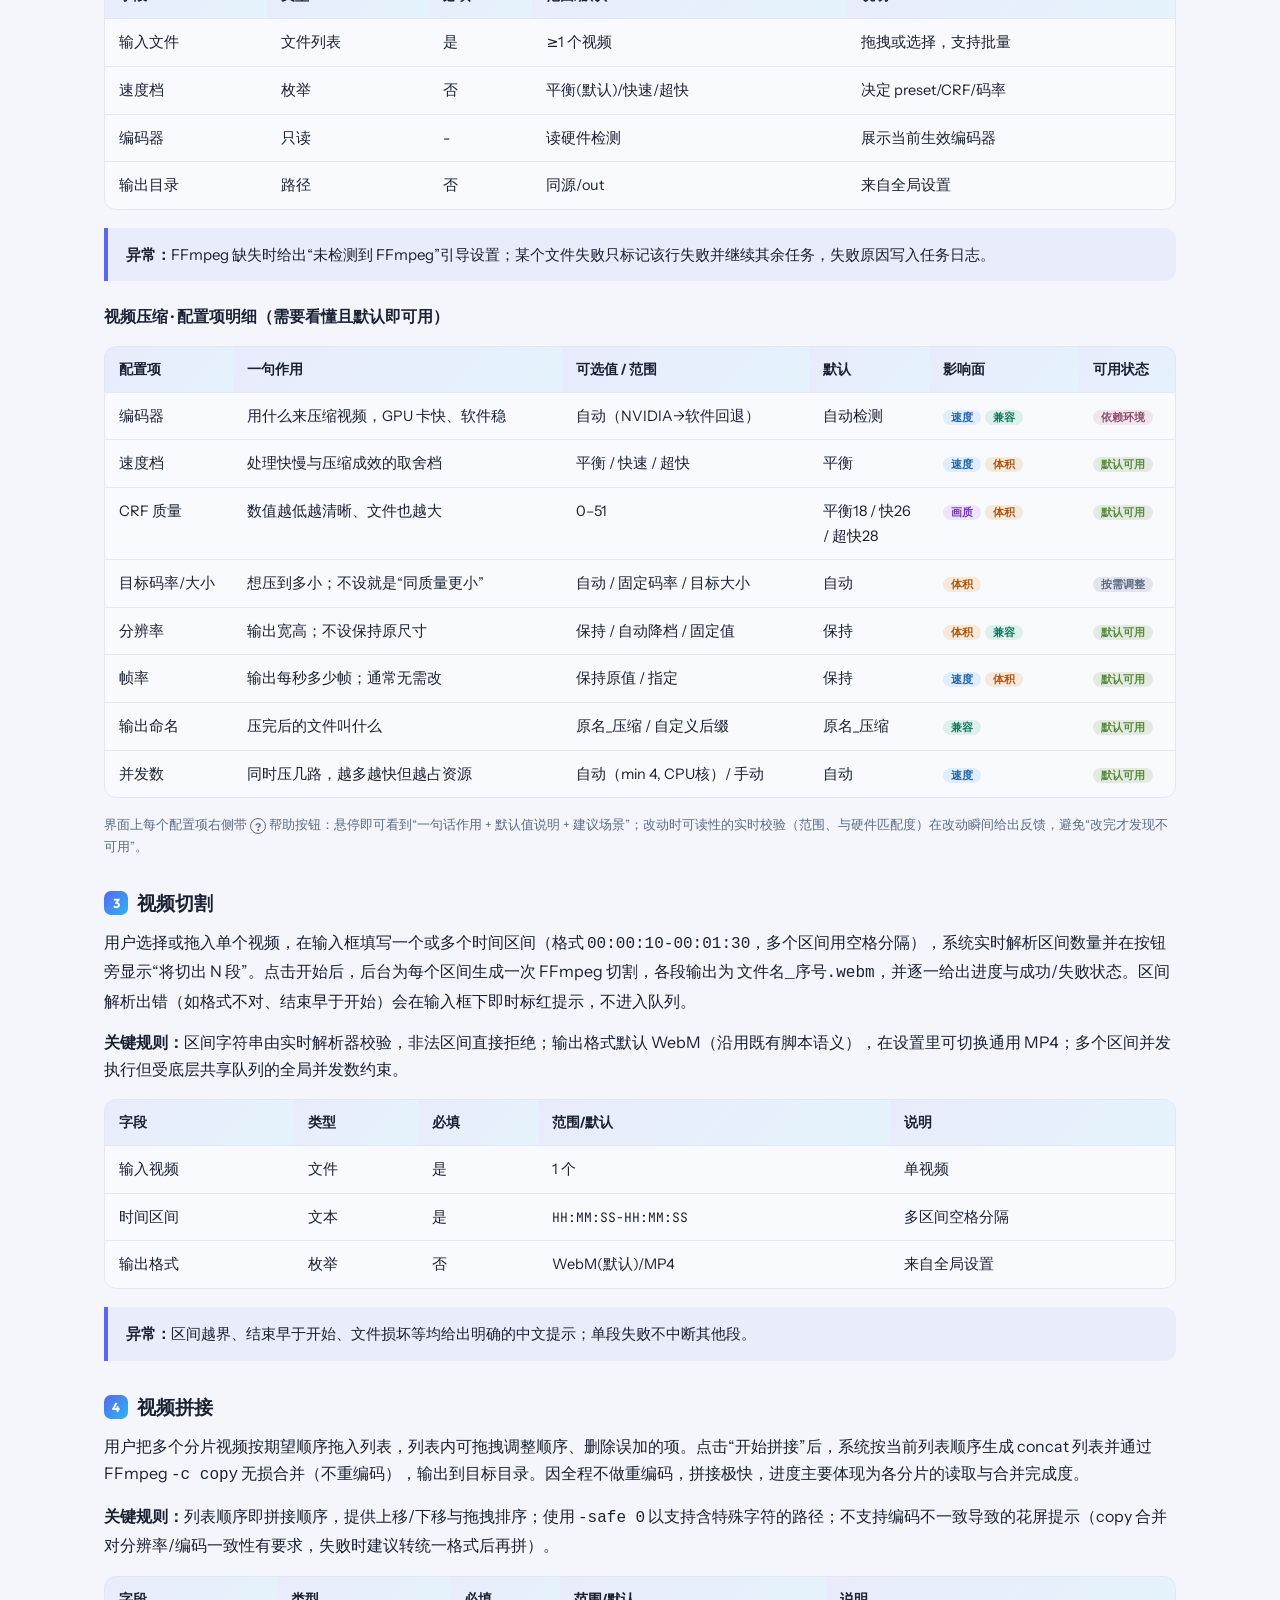
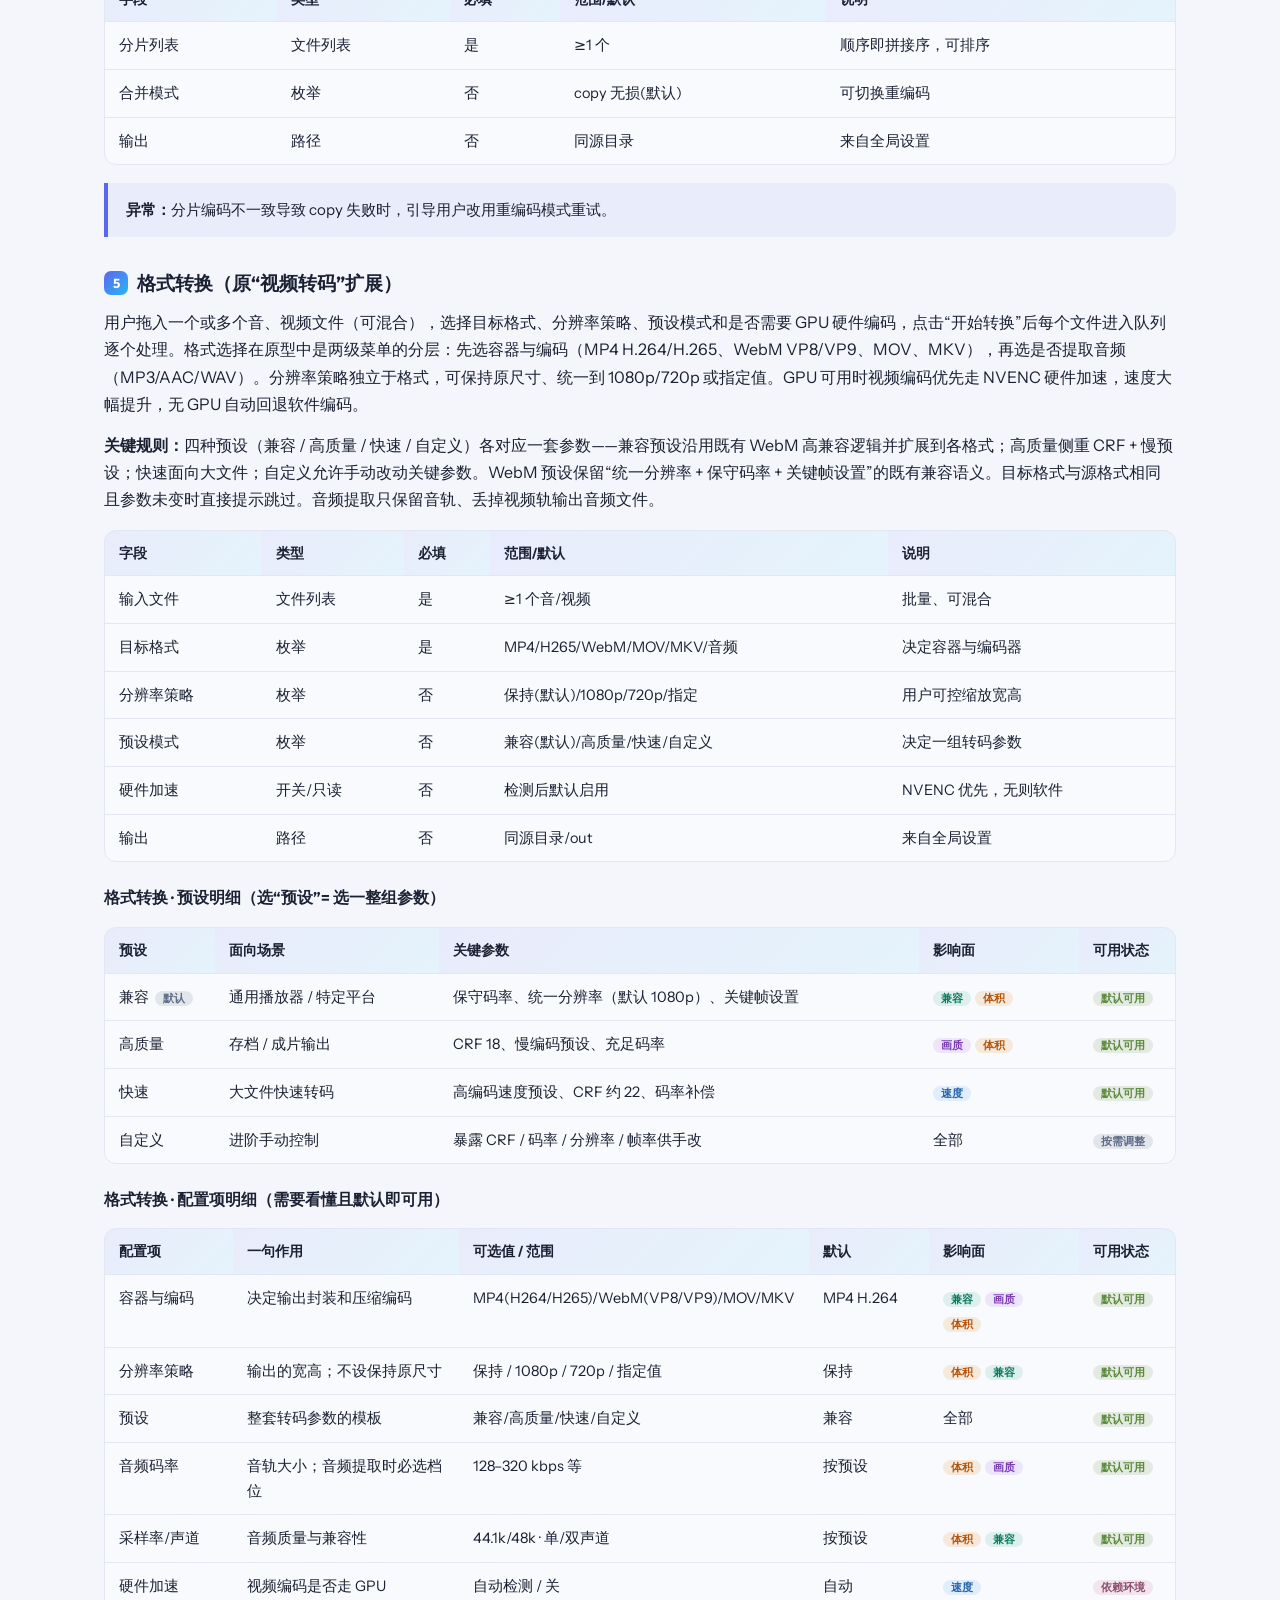
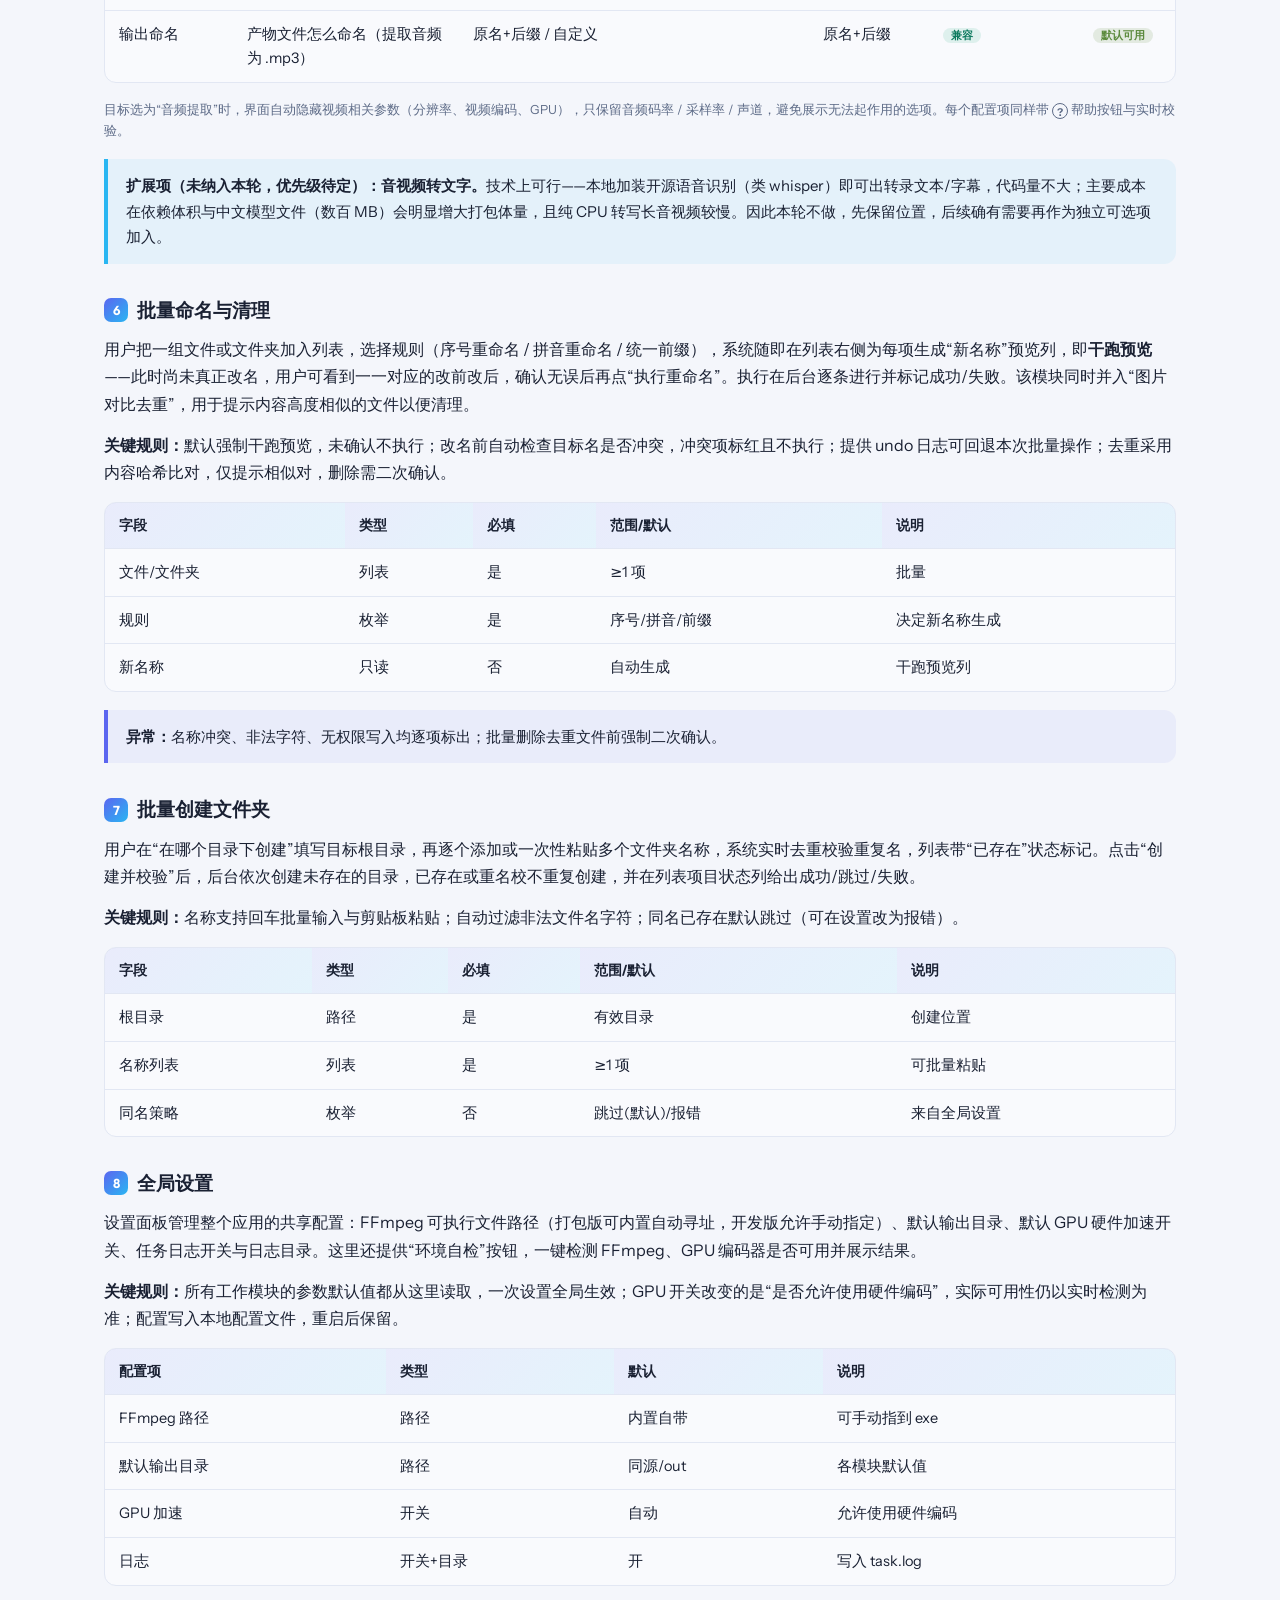
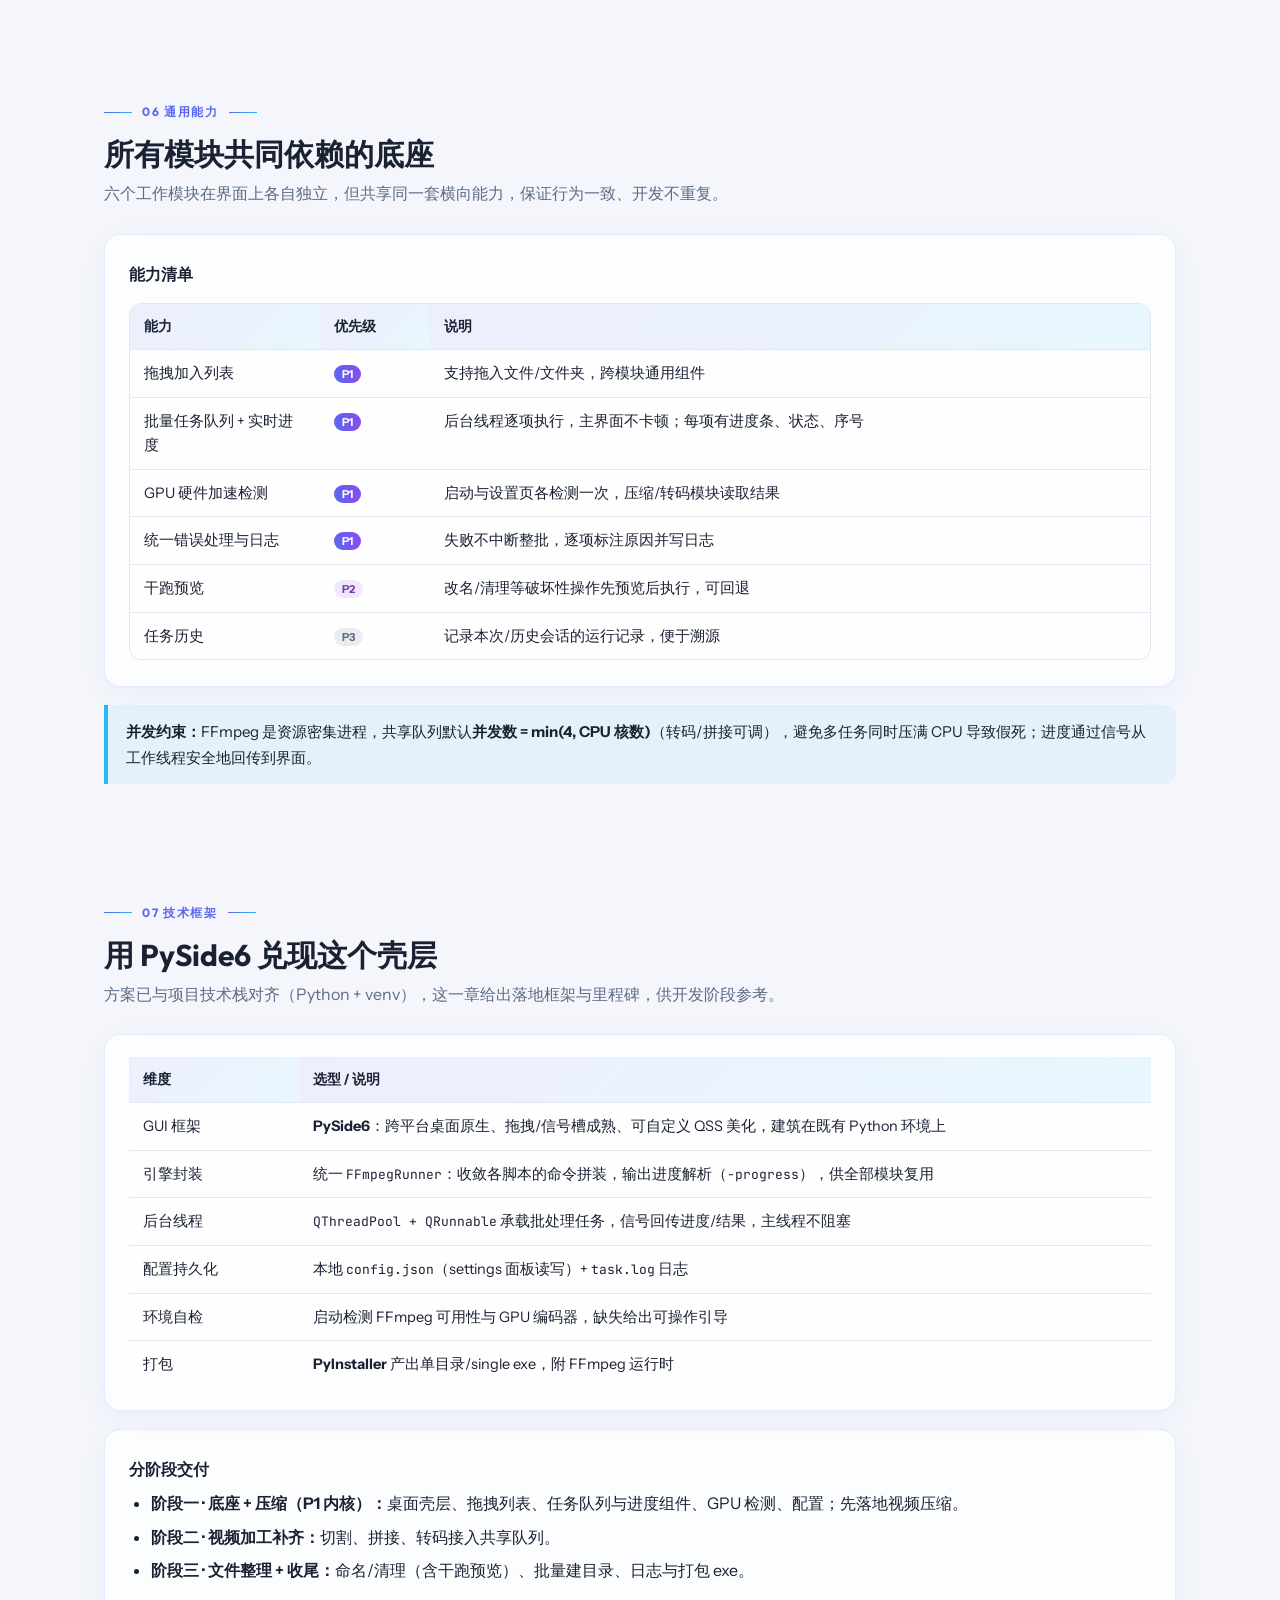
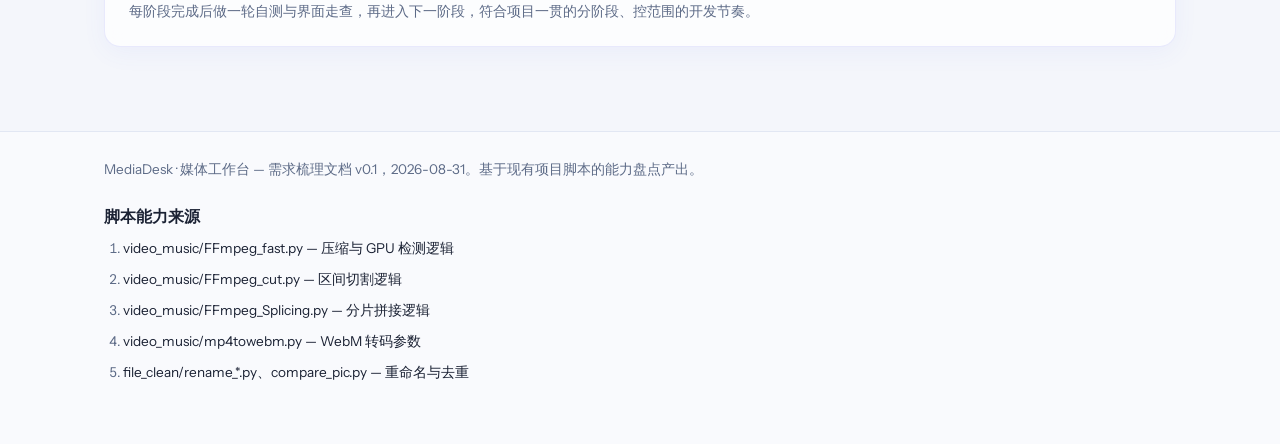
<file: docs/media-desk-prd/media-desk-prd.html>
<!-- Generated by Trae Work -->
<!DOCTYPE html>
<html lang="zh-CN">
<head>
<meta charset="UTF-8">
<meta name="viewport" content="width=device-width, initial-scale=1.0">
<title>MediaDesk 媒体工作台 · 需求文档</title>
<style>
:root{
  --bg:#F4F6FB;
  --bg2:rgba(255,255,255,0.72);
  --ink:#1A2133;
  --muted:#5D6B87;
  --rule:#E2E7F3;
  --accent:#5B66F0;
  --accent2:#29B6F2;
}
@font-face{font-family:'Outfit';src:url('./_shared/fonts/Outfit-Regular.ttf');font-weight:400;font-display:swap;}
@font-face{font-family:'Outfit';src:url('./_shared/fonts/Outfit-Bold.ttf');font-weight:700;font-display:swap;}
@font-face{font-family:'InstrumentSans';src:url('./_shared/fonts/InstrumentSans-Regular.ttf');font-weight:400;font-display:swap;}
@font-face{font-family:'InstrumentSans';src:url('./_shared/fonts/InstrumentSans-Bold.ttf');font-weight:700;font-display:swap;}
@font-face{font-family:'JetBrainsMono';src:url('./_shared/fonts/JetBrainsMono-Regular.ttf');font-weight:400;font-display:swap;}
@font-face{font-family:'JetBrainsMono';src:url('./_shared/fonts/JetBrainsMono-Bold.ttf');font-weight:700;font-display:swap;}

*{box-sizing:border-box;}
html{scroll-behavior:smooth;}
body{
  margin:0;padding:0;
  font-family:'InstrumentSans',system-ui,sans-serif;
  font-size:16px;line-height:1.7;color:var(--ink);
  background:var(--bg);
  background-image:
    radial-gradient(1100px 500px at 12% -6%, rgba(91,102,240,0.10), transparent 60%),
    radial-gradient(900px 480px at 95% 8%, rgba(41,182,242,0.10), transparent 60%),
    radial-gradient(1000px 600px at 50% 120%, rgba(91,102,240,0.07), transparent 55%);
  background-attachment:fixed;
}
.container{max-width:1120px;margin:0 auto;padding:0 24px;}

/* ---- sticky top nav ---- */
.topbar{
  position:sticky;top:0;z-index:50;
  backdrop-filter:blur(14px);
  background:rgba(244,246,251,0.82);
  border-bottom:1px solid var(--rule);
}
.topbar .inner{display:flex;align-items:center;justify-content:space-between;height:62px;}
.brand{display:flex;align-items:center;gap:12px;font-family:'Outfit';font-weight:700;font-size:19px;}
.brand .logo{
  width:34px;height:34px;border-radius:9px;display:grid;place-items:center;
  background:linear-gradient(135deg,var(--accent),var(--accent2));
  color:#fff;font-size:15px;font-family:'Outfit';font-weight:700;
  box-shadow:0 4px 14px rgba(91,102,240,0.35);
}
.nav{display:flex;gap:4px;flex-wrap:wrap;}
.nav a{
  font-size:13.5px;color:var(--muted);text-decoration:none;padding:6px 12px;border-radius:8px;
  transition:.15s;
}
.nav a:hover{color:var(--accent);background:rgba(91,102,240,0.08);}

/* ---- hero ---- */
.hero{padding:64px 0 38px;}
.hero .tag{display:inline-flex;align-items:center;gap:8px;font-size:13px;font-weight:700;color:var(--accent);
  background:rgba(91,102,240,0.10);border:1px solid rgba(91,102,240,0.22);padding:5px 14px;border-radius:999px;letter-spacing:.05em;}
.hero h1{font-family:'Outfit';font-weight:700;font-size:44px;line-height:1.12;margin:22px 0 14px;}
.hero h1 .grad{background:linear-gradient(90deg,var(--accent),var(--accent2));-webkit-background-clip:text;background-clip:text;-webkit-text-fill-color:transparent;}
.hero .sub{font-size:18px;color:var(--muted);max-width:720px;}
.hero .metas{display:flex;flex-wrap:wrap;gap:26px;margin-top:26px;font-size:13.5px;color:var(--muted);}
.hero .metas b{color:var(--ink);font-weight:700;}

/* ---- section ---- */
section{padding:46px 0;}
.ch-num{
  font-family:'Outfit';font-weight:700;font-size:12px;letter-spacing:.14em;color:var(--accent);
  display:inline-flex;align-items:center;gap:10px;
}
.ch-num::before,.ch-num::after{content:"";height:1px;width:28px;background:linear-gradient(90deg,var(--accent),var(--accent2));}
h2{
  font-family:'Outfit';font-weight:700;font-size:30px;line-height:1.2;margin:14px 0 8px;
}
h2 .l{font-family:'JetBrainsMono';font-size:21px;color:var(--accent2);margin-right:10px;}
.lead{color:var(--muted);max-width:820px;margin:0 0 26px;}
h3{
  font-family:'Outfit';font-weight:700;font-size:19px;margin:30px 0 10px;
  display:flex;align-items:center;gap:9px;
}
h3 .idx{width:24px;height:24px;border-radius:7px;background:linear-gradient(135deg,var(--accent),var(--accent2));color:#fff;
  display:grid;place-items:center;font-size:13px;flex:none;}
h4{font-family:'Outfit';font-weight:700;font-size:15.5px;margin:22px 0 8px;color:var(--ink);}
p{margin:0 0 14px;}
ul,ol{margin:0 0 16px;padding-left:22px;}
li{margin-bottom:6px;}

mark.key{background:none;color:var(--accent);font-weight:700;}
strong{color:var(--ink);}

.card{
  background:var(--bg2);backdrop-filter:blur(10px);
  border:1px solid rgba(91,102,240,0.13);
  border-radius:16px;padding:22px 24px;margin:18px 0;
  box-shadow:0 6px 24px rgba(91,102,240,0.06);
}
.callout{border-left:4px solid var(--accent);background:rgba(91,102,240,0.07);padding:14px 18px;border-radius:0 12px 12px 0;margin:18px 0;font-size:15px;}
.callout.warm{border-left-color:var(--accent2);background:rgba(41,182,242,0.08);}

.table-wrap{overflow-x:auto;overflow-y:auto;max-height:600px;margin:16px 0;border:1px solid var(--rule);border-radius:12px;background:rgba(255,255,255,0.5);}
table{border-collapse:collapse;width:100%;font-size:14.5px;min-width:640px;}
th,td{text-align:left;padding:11px 14px;border-bottom:1px solid var(--rule);vertical-align:top;}
th{background:linear-gradient(135deg,rgba(91,102,240,0.10),rgba(41,182,242,0.10));font-weight:700;font-family:'Outfit';font-size:13.5px;color:var(--ink);position:sticky;top:0;}
tr:last-child td{border-bottom:none;}
td code,th code{font-family:'JetBrainsMono';font-size:13px;}
.pri{font-size:11px;font-weight:700;padding:2px 8px;border-radius:999px;white-space:nowrap;}
.pri.h{color:#fff;background:linear-gradient(90deg,var(--accent),#8a4df0);}
.pri.m{color:#7a3bb0;background:rgba(138,77,240,0.12);}
.pri.l{color:var(--muted);background:rgba(93,107,135,0.12);}
.status{font-size:12px;font-weight:700;padding:2px 9px;border-radius:999px;white-space:nowrap;}
.status.p0{color:var(--muted);background:rgba(93,107,135,0.14);}
.status.p1{color:#5b8a3c;background:rgba(91,138,60,0.14);}

/* ---- config readability ---- */
.help{display:inline-grid;place-items:center;width:16px;height:16px;border-radius:50%;border:1px solid var(--muted);color:var(--muted);font-size:10.5px;font-weight:700;cursor:help;vertical-align:middle;user-select:none;transition:.15s;}
.help:hover{border-color:var(--accent);color:var(--accent);background:rgba(91,102,240,0.08);}
.pflag{font-size:10.5px;font-weight:700;padding:1px 8px;border-radius:999px;white-space:nowrap;margin-right:4px;}
.pflag.sz{color:#b45309;background:rgba(217,119,6,0.13);}
.pflag.qu{color:#7a3bb0;background:rgba(138,77,240,0.12);}
.pflag.sp{color:#2563a8;background:rgba(41,139,240,0.12);}
.pflag.cp{color:#0e7a5f;background:rgba(26,160,120,0.12);}
.ustat{font-size:10.5px;font-weight:700;padding:1px 8px;border-radius:999px;white-space:nowrap;}
.ustat.ok{color:#5b8a3c;background:rgba(91,138,60,0.14);}
.ustat.ad{color:var(--muted);background:rgba(93,107,135,0.15);}
.ustat.env{color:#8a4d6a;background:rgba(180,77,130,0.12);}
.cfg-intro{font-size:14px;color:var(--muted);margin:0 0 14px;}
.cfg-legend{display:flex;flex-wrap:wrap;gap:12px;margin:14px 0 4px;font-size:12px;color:var(--muted);align-items:center;}
.cfg-legend .tl{font-weight:700;color:var(--ink);}
.advnote{font-size:12.5px;color:var(--muted);}
.advnote b{color:var(--accent);}

/* ---- diagram ---- */
.diagram{margin:20px 0;text-align:center;}
.diagram .pre{background:rgba(255,255,255,0.65);border:1px solid var(--rule);border-radius:12px;padding:14px;overflow-x:auto;}
.diagram figcaption{font-size:0.82rem;color:var(--muted);margin-top:9px;}

/* ---- interactive product demo ---- */
.demo-head{font-family:'Outfit';font-weight:700;margin:8px 0 4px;font-size:15px;}
.demo-hint{font-size:13px;color:var(--muted);margin:0 0 6px;}
.appwin{
  border-radius:16px;overflow:hidden;border:1px solid rgba(91,102,240,0.18);
  box-shadow:0 24px 60px rgba(30,40,70,0.18);margin:18px 0;background:#fff;
}
.appwin .titlebar{
  display:flex;align-items:center;gap:10px;padding:11px 16px;
  background:linear-gradient(180deg,#fff,#f5f6fb);border-bottom:1px solid var(--rule);
}
.appwin .dots{display:flex;gap:6px;}
.appwin .dots i{width:11px;height:11px;border-radius:50%;}
.appwin .dots i:nth-child(1){background:#ff5f57;}
.appwin .dots i:nth-child(2){background:#febc2e;}
.appwin .dots i:nth-child(3){background:#28c840;}
.appwin .appname{font-family:'Outfit';font-weight:700;font-size:13px;color:var(--muted);letter-spacing:.02em;}
.appbody{display:flex;height:430px;font-size:13.5px;}
.sidenav{
  width:176px;flex:none;padding:14px 10px;border-right:1px solid var(--rule);
  background:linear-gradient(180deg,#fafbff,#f3f5fb);
}
.sidenav .group{font-size:10.5px;letter-spacing:.12em;color:var(--muted);margin:14px 10px 6px;}
.sidenav .item{
  display:flex;align-items:center;gap:9px;padding:8px 10px;border-radius:9px;cursor:pointer;
  color:var(--muted);font-size:13px;transition:.14s;margin-bottom:2px;user-select:none;
}
.sidenav .item:hover{background:rgba(91,102,240,0.08);color:var(--ink);}
.sidenav .item.on{background:linear-gradient(135deg,rgba(91,102,240,0.15),rgba(41,182,242,0.13));color:var(--accent);font-weight:700;}
.sidenav .item .ico{width:20px;height:20px;flex:none;display:grid;place-items:center;font-family:'Outfit';font-weight:700;font-size:11px;border-radius:6px;color:#fff;background:linear-gradient(135deg,var(--accent),var(--accent2));}
.sidenav .item:not(.on) .ico{background:rgba(93,107,135,0.35);}
.panel{flex:1;overflow:auto;padding:16px 20px;background:rgba(255,255,255,0.5);}
.panel .ptitle{font-family:'Outfit';font-weight:700;font-size:16px;margin-bottom:12px;display:flex;align-items:center;gap:9px;}
.panel .ptitle .badge{font-size:10.5px;font-weight:700;color:var(--accent);background:rgba(91,102,240,0.10);padding:2px 9px;border-radius:999px;font-family:'InstrumentSans';}
.dropzone{
  border:1.6px dashed rgba(91,102,240,0.35);border-radius:11px;padding:14px;text-align:center;
  color:var(--muted);font-size:12.5px;background:rgba(255,255,255,0.6);margin-bottom:12px;
}
.row{display:flex;gap:10px;flex-wrap:wrap;align-items:center;margin-bottom:10px;}
.btn{
  border:none;cursor:pointer;border-radius:8px;padding:7px 14px;font-size:13px;font-weight:700;font-family:'InstrumentSans';
  background:linear-gradient(135deg,var(--accent),var(--accent2));color:#fff;transition:.15s;box-shadow:0 4px 12px rgba(91,102,240,0.25);
}
.btn:hover{filter:brightness(1.06);}
.btn.ghost{background:transparent;color:var(--muted);box-shadow:none;border:1px solid var(--rule);}
.btn.ghost:hover{color:var(--accent);border-color:var(--accent);}
.sel{font-family:'InstrumentSans';font-size:12.5px;border-radius:7px;border:1px solid var(--rule);padding:6px 8px;background:#fff;color:var(--ink);}
.input{font-family:'InstrumentSans';font-size:12.5px;border-radius:7px;border:1px solid var(--rule);padding:6px 8px;background:#fff;color:var(--ink);}
.lbl{font-size:12px;color:var(--muted);}
.files{list-style:none;padding:0;margin:0 0 12px;}
.files li{
  display:flex;align-items:center;gap:10px;justify-content:space-between;
  border:1px solid var(--rule);border-radius:9px;padding:7px 12px;margin-bottom:7px;background:#fff;
}
.files .nm{font-family:'JetBrainsMono';font-size:12px;color:var(--ink);}
.files .sz{font-size:11.5px;color:var(--muted);flex:none;}
.files .del{color:var(--muted);cursor:pointer;font-size:14px;}
.files .del:hover{color:#e05252;}
.bar{height:7px;background:#e8ebf4;border-radius:99px;overflow:hidden;flex:1;min-width:120px;}
.bar i{display:block;height:100%;width:0;background:linear-gradient(90deg,var(--accent),var(--accent2));border-radius:99px;transition:width .3s;}
.prow{display:flex;align-items:center;gap:12px;margin-bottom:9px;}
.prow .nm{flex:1;font-family:'JetBrainsMono';font-size:12px;color:var(--ink);white-space:nowrap;overflow:hidden;text-overflow:ellipsis;}
.prow .pct{width:34px;text-align:right;font-family:'JetBrainsMono';font-size:12px;color:var(--accent);font-weight:700;}
.summary{display:flex;gap:18px;flex-wrap:wrap;font-size:12px;color:var(--muted);border-top:1px dashed var(--rule);padding-top:10px;margin-top:14px;}
.summary b{color:var(--accent);font-family:'Outfit';font-size:14px;}
.statrow{display:flex;gap:10px;align-items:center;margin-bottom:8px;}
.tagpill{font-size:11.5px;font-weight:700;padding:3px 10px;border-radius:999px;}
.tagpill.ok{color:#5b8a3c;background:rgba(91,138,60,0.14);}
.tagpill.off{color:var(--muted);background:rgba(93,107,135,0.14);}
.tog{position:relative;width:34px;height:19px;border-radius:99px;background:rgba(93,107,135,0.3);cursor:pointer;transition:.18s;flex:none;}
.tog.on{background:linear-gradient(90deg,var(--accent),var(--accent2));}
.tog::after{content:"";position:absolute;top:2px;left:2px;width:15px;height:15px;border-radius:50%;background:#fff;transition:.18s;}
.tog.on::after{left:calc(100% - 17px);}
.previewname{font-family:'JetBrainsMono';font-size:12px;padding:2px 5px;border-radius:5px;background:#eef1f8;color:var(--accent);}
.dirlist{list-style:none;padding:0;margin:0;}
.dirlist li{display:flex;gap:8px;align-items:center;padding:6px 0;border-bottom:1px dashed var(--rule);font-family:'JetBrainsMono';font-size:12.5px;}
.dirlist li:last-child{border-bottom:none;}
.dirlist .fld{color:var(--accent);}
.setfield{margin-bottom:14px;}
.setfield .sname{font-size:12.5px;color:var(--ink);font-weight:700;margin-bottom:5px;}
.setfield .sin{font-family:'JetBrainsMono';font-size:12px;border:1px solid var(--rule);border-radius:8px;padding:8px 10px;width:100%;background:#fff;color:var(--ink);}

/* ---- footnote / sources ---- */
footer{margin-top:20px;border-top:1px solid var(--rule);padding:26px 0 60px;background:rgba(255,255,255,0.4);}
footer .container{color:var(--muted);font-size:13.5px;}
sup a{color:var(--accent);text-decoration:none;font-size:0.72em;font-weight:700;}
sup a:hover{text-decoration:underline;}
footer .sources ol{padding-left:1.2rem;font-size:0.85rem;color:var(--muted);}
footer .sources li{margin-bottom:0.5rem;overflow-wrap:break-word;word-break:break-all;}
footer .sources .src-title{color:var(--ink);word-break:normal;}

@media (max-width:760px){
  .hero h1{font-size:32px;}
  .nav{display:none;}
  .appbody{flex-direction:column;height:auto;}
  .sidenav{width:100%;border-right:none;border-bottom:1px solid var(--rule);display:flex;flex-wrap:wrap;gap:4px;}
  .sidenav .group{display:none;}
  .sidenav .item{flex:1 1 auto;justify-content:center;font-size:11.5px;}
  .sidenav .item .ico{display:none;}
  .panel{height:460px;}
}
@media print{
  .topbar,.sidenav,.btn{display:none;}
  body{background:#fff;}
  section{break-inside:avoid-page;}
}
</style>
</head>
<body>

<header class="topbar">
  <div class="container inner">
    <div class="brand"><span class="logo">M</span> MediaDesk · 媒体工作台</div>
    <nav class="nav">
      <a href="#bg">背景</a>
      <a href="#goal">定位目标</a>
      <a href="#arch">架构</a>
      <a href="#proto">产品原型</a>
      <a href="#modules">功能详述</a>
      <a href="#cross">通用能力</a>
      <a href="#tech">技术框架</a>
    </nav>
  </div>
</header>

<div class="container">

  <!-- HERO -->
  <header class="hero">
    <span class="tag">产品需求文档 · PRD · v0.1</span>
    <h1>把零散的 FFmpeg 脚本，<br>收拢成一个 <span class="grad">媒体处理桌面工具</span></h1>
    <p class="sub">MediaDesk 是一个面向通用用户的桌面客户端，将视频压缩、切割、拼接、转码与批量文件整理整合到一个界面，提供拖拽操作、批量处理和实时进度反馈。</p>
    <div class="metas">
      <span>状态 <b>需求梳理</b></span>
      <span>技术方案 <b>PySide6 桌面原生</b></span>
      <span>目标 <b>打包 exe，通用可用</b></span>
      <span>文档类型 <b>可交互 HTML</b></span>
    </div>
  </header>

  <!-- 01 BACKGROUND -->
  <section id="bg">
    <span class="ch-num">01 需求背景</span>
    <h2>现状问题：能力齐全，但散落在脚本里</h2>
    <p class="lead">项目里已经积累了完整的媒体处理能力，但它们都以独立 Python 脚本存在，依赖命令行调用、参数硬编码、路径写死，缺少界面和反馈。要把它变成可交付的桌面工具，第一步是看清当前的痛点。</p>

    <div class="table-wrap">
      <table>
        <thead>
          <tr><th>现有脚本</th><th>能力</th><th>当前痛点</th></tr>
        </thead>
        <tbody>
          <tr><td><code>FFmpeg_fast.py</code></td><td>视频压缩，多速度档，自动检测 NVIDIA GPU 硬件加速</td><td>命令行参数多，输出路径和工程目录硬编码在源码里。</td></tr>
          <tr><td><code>FFmpeg_cut.py</code></td><td>按 <code>HH:MM:SS</code> 区间切段，支持多时间段、多文件</td><td>区间格式需手写正则字符串，无可视化校验，失败靠打印堆栈。</td></tr>
          <tr><td><code>FFmpeg_Splicing.py</code></td><td>多分片按文件名规则拼接合成</td><td>文件名序列、起始序号、目录都写死在脚本里，换一批文件就改代码。</td></tr>
          <tr><td><code>mp4towebm.py</code></td><td>MP4 转 WebM，带兼容性参数与统一分辨率</td><td>输入/输出目录硬编码，需容忍长整段转码时无任何进度反馈。</td></tr>
          <tr><td><code>file_clean / rename_*.py</code></td><td>批量重命名（拼音、序号、规则）、图片对比去重、批量建目录</td><td>重命名规则写在脚本里，预览与实际执行分离，误操作难回退。</td></tr>
        </tbody>
      </table>
    </div>

    <div class="callout">
      <strong>核心判断：</strong>这批脚本已经是<b>功能完备的最小积木</b>，缺的不是能力，而是<b>一个统一的交互壳层</b>——让参数界面化、让执行可视化、让产物可管理。桌面客户端正是把这个壳层落地，同时把各类工具的差异化参数收敛为一致的用户流程。
    </div>
  </section>

  <!-- 02 GOAL -->
  <section id="goal">
    <span class="ch-num">02 定位与目标</span>
    <h2>做一件"人人能上手"的媒体工作台</h2>
    <p class="lead">产品定位为<b>通用媒体处理工具</b>：不追求专业剪辑软件的功能广度，而是把最常用的压缩、切割、拼接、转码和文件整理做成门槛足够低、反馈足够清晰的桌面应用。</p>

    <div class="card">
      <h4>设计取向</h4>
      <ul>
        <li><strong>拖拽优先</strong>——文件列表通过拖入或选择加入，不写一行命令。</li>
        <li><strong>过程可见</strong>——每个任务都有序号、进度条、剩余时间与结果汇总，处理大文件时用户始终知道"进行到哪了"。</li>
        <li><strong>一次配置多处生效</strong>——输出目录、编码器、GPU 开关在全局设置里配置，各功能共用，不重复设置。</li>
        <li><strong>可回退、可出日志</strong>——批量操作先出干跑预览，确认后再执行；每次执行写入任务日志，支持定位失败原因。</li>
      </ul>
    </div>

    <div class="card">
      <h4>一组可验证的目标（定性 + 可度量）</h4>
      <ul>
        <li>同一批视频压缩操作，从"编辑脚本 + 写命令行"降到"拖入文件 + 点开始"，<strong>配置成本降为接近零</strong>。</li>
        <li>大批量处理（≥20 文件）时，页面不再"假死"，<strong>主界面响应保持流畅</strong>（后台线程化）。</li>
        <li>所有批量改名、清理操作<strong>默认先干跑预览</strong>，减少误操作；日志留存便于溯源。</li>
        <li>单文件产出 <strong>exe 包</strong>，目标机器无需装 Python 与 FFmpeg（自带运行时）。</li>
      </ul>
    </div>
  </section>

  <!-- 03 ARCH -->
  <section id="arch">
    <span class="ch-num">03 总体架构</span>
    <h2>七个功能模块 + 一套共享底座</h2>
    <p class="lead">桌面客户端由一个统一壳层（顶栏 + 左侧导航 + 右侧工作区 + 底部全局任务栏）承载六个工作模块与一个设置模块。所有模块复用同一套批处理、进度、日志与配置能力。</p>

    <figure class="diagram">
      <div class="pre">
      <pre class="mermaid">
flowchart TB
  Shell[桌面壳层<br/>顶部栏 + 左侧导航 + 工作区 + 全局任务栏]
  Shell --> Compress[视频压缩]
  Shell --> Cut[视频切割]
  Shell --> Splice[视频拼接]
  Shell --> Transcode[视频转码]
  Shell --> Rename[批量命名与清理]
  Shell --> Mkdir[批量创建文件夹]
  Shell --> Settings[全局设置]
  Base[共享底座<br/>拖拽 · 批量任务队列 · 实时进度<br/>GPU检测 · 日志 · 配置中心]
  Compress --> Base
  Cut --> Base
  Splice --> Base
  Transcode --> Base
  Rename --> Base
  Mkdir --> Base
  Settings --> Base
  Base --> FFmpeg[FFmpeg 命令行引擎]
      </pre>
      </div>
      <figcaption>系统架构：六个工作模块共享一套能力底座，底座统一调度 FFmpeg 引擎</figcaption>
    </figure>

    <div class="callout warm"><strong>职责边界：</strong>工作模块只负责"收集参数 - 生成一条或一组 FFmpeg 命令 - 交给任务队列"，不各自实现日志、进度与硬件检测，避免逻辑重复与行为不一致。</div>
  </section>

  <!-- 04 PROTOTYPE -->
  <section id="proto">
    <span class="ch-num">04 产品原型</span>
    <h2>可点击的桌面工具 Demo</h2>
    <p class="lead">下面是完整的可交互产品原型——左侧导航可切换七个面板，试试添加文件、点执行、看进度条与状态变化。原型与下文各模块文字一一对应。</p>

    <p class="demo-hint">提示：点击左侧导航切换模块；“开始处理 / 执行 / 创建”等按钮会模拟运行并推进进度。</p>
    <div class="appwin">
      <div class="titlebar">
        <div class="dots"><i></i><i></i><i></i></div>
        <span class="appname">MediaDesk — 媒体工作台</span>
      </div>
      <div class="appbody">
        <div class="sidenav">
          <div class="group" style="margin-top:4px;">工作空间</div>
          <div class="item on" data-p="dashboard"><span class="ico">1</span>工作台总览</div>
          <div class="group">视频加工</div>
          <div class="item" data-p="compress"><span class="ico">2</span>视频压缩</div>
          <div class="item" data-p="cut"><span class="ico">3</span>视频切割</div>
          <div class="item" data-p="splice"><span class="ico">4</span>视频拼接</div>
          <div class="item" data-p="transcode"><span class="ico">5</span>格式转换</div>
          <div class="group">文件整理</div>
          <div class="item" data-p="rename"><span class="ico">6</span>命名与清理</div>
          <div class="item" data-p="mkdir"><span class="ico">7</span>创建文件夹</div>
          <div class="group">系统</div>
          <div class="item" data-p="settings"><span class="ico">8</span>全局设置</div>
        </div>
        <div class="panel">

          <!-- DASHBOARD -->
          <div class="pview" data-v="dashboard">
            <div class="ptitle">工作台总览 <span class="badge">P1</span></div>
            <div class="card" style="margin:0 0 12px;">
              <div style="font-size:12px;color:var(--muted);margin-bottom:4px;">GPU 硬件加速</div>
              <div style="font-family:'Outfit';font-weight:700;font-size:20px;color:#5b8a3c;">已启用 · 检测到 NVIDIA (hevc_nvenc)</div>
            </div>
            <div class="row"><span class="lbl">最近使用的模块：</span>
              <button class="btn" onclick="goPanel('compress')">去压缩视频</button>
              <button class="btn ghost" onclick="goPanel('rename')">整理文件</button>
            </div>
            <div class="summary">
              <span>今日完成 <b>0</b> 个任务</span>
              <span>待处理 <b>0</b> 项</span>
              <span>运行中 <b>0</b></span>
            </div>
          </div>

          <!-- COMPRESS -->
          <div class="pview" data-v="compress" hidden>
            <div class="ptitle">视频压缩 <span class="badge">P1 · 硬件加速可用</span></div>
            <div class="dropzone">把多个视频拖到这里，或点击下方按钮添加</div>
            <div class="row">
              <button class="btn" onclick="addMock('compress')">+ 添加文件</button>
              <select class="sel" id="cp-speed">
                <option value="平衡">平衡（默认）</option>
                <option value="快速">快速</option>
                <option value="超快">超快</option>
              </select><span class="help" title="速度档：在“处理速度”和“压缩成效/体积”之间取舍。平衡适合绝大部分情况。">?</span>
              <span class="lbl">编码器 <b id="cp-enc" style="color:var(--accent)">hevc_nvenc</b></span><span class="help" title="由硬件自动检测：优先 NVIDIA (hevc_nvenc)，无 GPU 自动回退软件编码，无需手动设置。">?</span>
              <button class="btn ghost" onclick="runMock('compress','进度已在后台运行')">开始压缩</button>
            </div>
            <p class="advnote" style="margin:0 0 10px;font-size:11.5px;">高级参数：<b>CRF 18</b> · 码率 自动 · 分辨率 保持 · 帧率 保持 <span class="help" title="这些参数默认值即可用；点开“高级”可手动调整 CRF、码率、分辨率、帧率与并发数。">?</span></p>
            <ul class="files" id="cp-files">
              <li><span class="nm">录屏_会议_2026-08-30.mp4</span><span class="sz">1.8 GB</span><span class="del">×</span></li>
              <li><span class="nm">宣传片_最终版.mp4</span><span class="sz">3.4 GB</span><span class="del">×</span></li>
            </ul>
            <div id="cp-progress"></div>
            <div class="summary"><span>预计可省 <b>~60%</b></span><span>GPU 加速开启</span></div>
          </div>

          <!-- CUT -->
          <div class="pview" data-v="cut" hidden>
            <div class="ptitle">视频切割 <span class="badge">P2</span></div>
            <div class="dropzone">选择一个视频，按时间段切成多段</div>
            <div class="row">
              <button class="btn" onclick="addMock('cut')">+ 选择视频</button>
              <input class="input" id="cut-range" placeholder="时间区间，如 00:00:10-00:01:30 00:02:00-00:03:00" style="flex:1">
            </div>
            <div class="row"><button class="btn" onclick="runMock('cut','正在按区间切段')">开始切割</button>
            <span class="lbl">将切出 <b id="cut-count" style="color:var(--accent)">0</b> 段</span></div>
            <ul class="files" id="cut-files"></ul>
            <div id="cut-progress"></div>
          </div>

          <!-- SPLICE -->
          <div class="pview" data-v="splice" hidden>
            <div class="ptitle">视频拼接 <span class="badge">P1</span></div>
            <div class="dropzone">按顺序拖入多个分片，合并为一个视频</div>
            <div class="row">
              <button class="btn" onclick="addMock('splice')">+ 添加分片</button>
              <button class="btn ghost" onclick="runMock('splice','正在拼接')">开始拼接</button>
            </div>
            <ul class="files" id="splice-files">
              <li><span class="nm">F-925-CPart01.mp4</span><span class="sz">.5 GB</span><span class="del">×</span></li>
              <li><span class="nm">F-925-CPart02.mp4</span><span class="sz">.5 GB</span><span class="del">×</span></li>
              <li><span class="nm">F-925-CPart03.mp4</span><span class="sz">.5 GB</span><span class="del">×</span></li>
            </ul>
            <div id="splice-progress"></div>
            <div class="summary"><span>前端内容一致 · <b>copy 不重编码</b></span></div>
          </div>

          <!-- TRANSCODE -->
          <div class="pview" data-v="transcode" hidden>
            <div class="ptitle">格式转换 <span class="badge">P2 · 多格式/分辨率/预设/GPU</span></div>
            <div class="dropzone">拖入音频或视频文件（可混合），支持批量</div>
            <div class="row">
              <button class="btn" onclick="addMock('transcode')">+ 添加文件</button>
              <select class="sel" id="tc-fmt">
                <option>MP4 (H.264)</option>
                <option>MP4 (H.265)</option>
                <option>WebM (VP8)</option>
                <option>WebM (VP9)</option>
                <option>MOV</option>
                <option>MKV</option>
                <option>音频提取 MP3</option>
                <option>音频提取 AAC</option>
                <option>音频提取 WAV</option>
              </select>
            </div>
            <div class="row">
              <select class="sel" id="tc-preset">
                <option>预设：兼容</option>
                <option>预设：高质量</option>
                <option>预设：快速</option>
                <option>预设：自定义</option>
              </select><span class="help" title="预设是一整套参数模板：兼容(通用播放器/平台) / 高质量(存档成片) / 快速(大文件速转) / 自定义(手动改参数)。选兼容即可满足多数场景。">?</span>
              <select class="sel" id="tc-res">
                <option>分辨率：保持原尺寸</option>
                <option>分辨率：统一 1080p</option>
                <option>分辨率：统一 720p</option>
                <option>分辨率：指定值</option>
              </select><span class="help" title="输出的宽高。保持原尺寸即不改清晰度；统一到 1080p/720p 可显著缩小体积。">?</span>
              <span class="lbl">GPU <b id="tc-gpu" style="color:var(--accent)">硬件编码可用</b></span><span class="help" title="视频编码优先走 GPU (NVENC) 提速；无 GPU 时自动回退软件编码。">?</span>
              <button class="btn ghost" onclick="runMock('transcode','正在转换/提取')">开始转换</button>
            </div>
            <ul class="files" id="tc-files"></ul>
            <div id="tc-progress"></div>
          </div>

          <!-- RENAME -->
          <div class="pview" data-v="rename" hidden>
            <div class="ptitle">批量命名与清理 <span class="badge">P2 · 干跑预览</span></div>
            <div class="row">
              <button class="btn" onclick="addMock('rename')">+ 添加文件/文件夹</button>
              <select class="sel" id="rn-mode">
                <option>序号重命名</option>
                <option>拼音重命名</option>
                <option>统一前缀</option>
              </select>
            </div>
            <ul class="files" id="rn-files"></ul>
            <div class="prow"><span class="nm">例：IMG_001.jpg</span><span class="previewname">→ 01.jpg</span></div>
            <div class="row">
              <button class="btn ghost" onclick="runMock('rename','正在执行重命名')">执行重命名</button>
              <span class="lbl" style="color:#5b8a3c;">已开启干跑预览，先确认再执行</span>
            </div>
          </div>

          <!-- MKDIR -->
          <div class="pview" data-v="mkdir" hidden>
            <div class="ptitle">批量创建文件夹 <span class="badge">P3</span></div>
            <div class="row">
              <input class="input" id="mk-base" placeholder="在哪个目录下创建" style="flex:1" value="D:\素材\项目A">
              <button class="btn" onclick="addMock('mkdir')">+ 添加名称</button>
            </div>
            <div class="row"><button class="btn ghost" onclick="runMock('mkdir','正在创建文件夹')">创建并校验</button></div>
            <ul class="dirlist" id="mk-files"></ul>
            <div id="mk-progress"></div>
          </div>

          <!-- SETTINGS -->
          <div class="pview" data-v="settings" hidden>
            <div class="ptitle">全局设置 <span class="badge">一次配置，全局生效</span></div>
            <div class="setfield"><div class="sname">FFmpeg 路径 / 随身解压运行时</div>
              <input class="sin" value="内置自带（打包附送 ffmpeg.exe）"></div>
            <div class="setfield"><div class="sname">默认输出目录</div>
              <input class="sin" value="同源目录/out"></div>
            <div class="setfield"><div class="sname">默认 GPU 硬件加速</div>
              <div class="row"><div class="tog on" id="set-gpu"></div>
              <span class="lbl" id="set-gpu-txt">已启用（当前检测到 hevc_nvenc）</span></div></div>
          </div>

        </div>
      </div>
    </div>

    <div class="callout"><strong>原型读法：</strong>面板右上角的 <code>P1 / P2 / P3</code> 是优先级；左侧导航即桌面壳层的模块入口；底部“开始处理”等按钮触发的是模拟运行（调用的都是同一套进度条组件，对应下文的共享底座）。</div>
  </section>

  <!-- 05 MODULES -->
  <section id="modules">
    <span class="ch-num">05 功能模块详述</span>
    <h2>七个模块，逐个说清</h2>
    <p class="lead">以下按“布局 -> 业务逻辑 -> 字段与规则 -> 异常处理”逐模块描述，与上方原型的面板一一对应。</p>

    <div class="card">
      <h4 style="margin-top:4px;">配置项“可读可用”规范</h4>
      <p class="cfg-intro">视频参数（尤其压缩与格式转换）必须让用户<b>不看文档也能知道它在影响什么、当前是否可用</b>。每个配置项遵循五要素：<strong>名称、一句作用、可选值、默认值、影响面</strong>，并带实时有效性状态。默认值经过验证、不改也通常够用；只有在“影响面”上明显需要取舍时才建议调整。</p>
      <div class="cfg-legend">
        <span class="tl">影响面（改动它会动到哪）：</span>
        <span><span class="pflag sz">体积</span>文件大小</span>
        <span><span class="pflag qu">画质</span>清晰度</span>
        <span><span class="pflag sp">速度</span>处理耗时</span>
        <span><span class="pflag cp">兼容</span>播放兼容性</span>
      </div>
      <div class="cfg-legend" style="margin-bottom:2px;">
        <span class="tl">可用状态（这个值能不能直接用）：</span>
        <span><span class="ustat ok">默认可用</span>不改即可用</span>
        <span><span class="ustat ad">按需调整</span>仅在特定目标需要改</span>
        <span><span class="ustat env">依赖环境</span>结果取决于硬件/源文件</span>
      </div>
    </div>

    <div class="table-wrap">
      <table>
        <thead><tr><th style="width:44px">面板</th><th style="width:150px">模块</th><th style="width:96px">优先级</th><th>核心行为</th></tr></thead>
        <tbody>
          <tr><td>2</td><td>视频压缩</td><td><span class="pri h">P1</span></td><td>批量压缩、速度档、GPU 检测、压缩率对比</td></tr>
          <tr><td>3</td><td>视频切割</td><td><span class="pri h">P1</span></td><td>按时间区间多段切割，区间解析与校验</td></tr>
          <tr><td>4</td><td>视频拼接</td><td><span class="pri h">P1</span></td><td>多分片顺序合并，copy 不重编码</td></tr>
          <tr><td>5</td><td>格式转换</td><td><span class="pri m">P2</span></td><td>多格式转码、分辨率可控、多预设、GPU、音频提取</td></tr>
          <tr><td>6</td><td>命名与清理</td><td><span class="pri m">P2</span></td><td>批量重命名与去重，干跑预览后再执行</td></tr>
          <tr><td>7</td><td>创建文件夹</td><td><span class="pri l">P3</span></td><td>按名称列表批量建目录，重复校验</td></tr>
          <tr><td>8</td><td>全局设置</td><td><span class="pri l">P3</span></td><td>FFmpeg 路径、输出目录、GPU 开关、日志</td></tr>
        </tbody>
      </table>
    </div>

    <h3><span class="idx">2</span> 视频压缩</h3>
    <p>用户把多个视频拖入或经“添加文件”加入列表，选择速度档（平衡/快速/超快），页面顶部自动展示当前检测到的编码器与是否启用 GPU，随后点击“开始压缩”。系统把每个文件散成独立任务投进后台队列，逐个执行；每个文件行出现实时进度条与“原大小 → 压缩后”对比，全部结束后在底部汇总总耗时与整体压缩率。编码器在压缩时已按速度档拆出 <code>preset / CRF / 码率</code> 参数，并对大文件（&gt;3GB）自动套用更快的档位。</p>
    <p><strong>关键规则：</strong>编码器优先 <code>hevc_nvenc → h264_nvenc → libx265</code>（无 GPU 自动回退软件编码）；速度档决定编码参数组合；输出目录默认同源目录下 <code>out/</code> 子目录，源文件始终保留；同一文件已在队列中或产物已存在时给出提示，避免重复。</p>
    <div class="table-wrap"><table>
      <thead><tr><th>字段</th><th>类型</th><th>必填</th><th>范围/默认</th><th>说明</th></tr></thead>
      <tbody>
        <tr><td>输入文件</td><td>文件列表</td><td>是</td><td>≥1 个视频</td><td>拖拽或选择，支持批量</td></tr>
        <tr><td>速度档</td><td>枚举</td><td>否</td><td>平衡(默认)/快速/超快</td><td>决定 preset/CRF/码率</td></tr>
        <tr><td>编码器</td><td>只读</td><td>-</td><td>读硬件检测</td><td>展示当前生效编码器</td></tr>
        <tr><td>输出目录</td><td>路径</td><td>否</td><td>同源/out</td><td>来自全局设置</td></tr>
      </tbody></table></div>
    <div class="callout"><strong>异常：</strong>FFmpeg 缺失时给出“未检测到 FFmpeg”引导设置；某个文件失败只标记该行失败并继续其余任务，失败原因写入任务日志。</div>

    <h4>视频压缩 · 配置项明细（需要看懂且默认即可用）</h4>
    <div class="table-wrap"><table>
      <thead><tr><th style="width:128px">配置项</th><th>一句作用</th><th>可选值 / 范围</th><th style="width:120px">默认</th><th style="width:150px">影响面</th><th style="width:96px">可用状态</th></tr></thead>
      <tbody>
        <tr><td>编码器</td><td>用什么来压缩视频，GPU 卡快、软件稳</td><td>自动（NVIDIA→软件回退）</td><td>自动检测</td><td><span class="pflag sp">速度</span><span class="pflag cp">兼容</span></td><td><span class="ustat env">依赖环境</span></td></tr>
        <tr><td>速度档</td><td>处理快慢与压缩成效的取舍档</td><td>平衡 / 快速 / 超快</td><td>平衡</td><td><span class="pflag sp">速度</span><span class="pflag sz">体积</span></td><td><span class="ustat ok">默认可用</span></td></tr>
        <tr><td>CRF 质量</td><td>数值越低越清晰、文件也越大</td><td>0–51</td><td>平衡18 / 快26 / 超快28</td><td><span class="pflag qu">画质</span><span class="pflag sz">体积</span></td><td><span class="ustat ok">默认可用</span></td></tr>
        <tr><td>目标码率/大小</td><td>想压到多小；不设就是“同质量更小”</td><td>自动 / 固定码率 / 目标大小</td><td>自动</td><td><span class="pflag sz">体积</span></td><td><span class="ustat ad">按需调整</span></td></tr>
        <tr><td>分辨率</td><td>输出宽高；不设保持原尺寸</td><td>保持 / 自动降档 / 固定值</td><td>保持</td><td><span class="pflag sz">体积</span><span class="pflag cp">兼容</span></td><td><span class="ustat ok">默认可用</span></td></tr>
        <tr><td>帧率</td><td>输出每秒多少帧；通常无需改</td><td>保持原值 / 指定</td><td>保持</td><td><span class="pflag sp">速度</span><span class="pflag sz">体积</span></td><td><span class="ustat ok">默认可用</span></td></tr>
        <tr><td>输出命名</td><td>压完后的文件叫什么</td><td>原名_压缩 / 自定义后缀</td><td>原名_压缩</td><td><span class="pflag cp">兼容</span></td><td><span class="ustat ok">默认可用</span></td></tr>
        <tr><td>并发数</td><td>同时压几路，越多越快但越占资源</td><td>自动（min 4, CPU核）/ 手动</td><td>自动</td><td><span class="pflag sp">速度</span></td><td><span class="ustat ok">默认可用</span></td></tr>
      </tbody></table></div>
    <p class="advnote">界面上每个配置项右侧带 <span class="help" title="悬浮显示该项作用与建议">?</span> 帮助按钮：悬停即可看到“一句话作用 + 默认值说明 + 建议场景”；改动时可读性的实时校验（范围、与硬件匹配度）在改动瞬间给出反馈，避免“改完才发现不可用”。</p>

    <h3><span class="idx">3</span> 视频切割</h3>
    <p>用户选择或拖入单个视频，在输入框填写一个或多个时间区间（格式 <code>00:00:10-00:01:30</code>，多个区间用空格分隔），系统实时解析区间数量并在按钮旁显示“将切出 N 段”。点击开始后，后台为每个区间生成一次 FFmpeg 切割，各段输出为 <code>文件名_序号.webm</code>，并逐一给出进度与成功/失败状态。区间解析出错（如格式不对、结束早于开始）会在输入框下即时标红提示，不进入队列。</p>
    <p><strong>关键规则：</strong>区间字符串由实时解析器校验，非法区间直接拒绝；输出格式默认 WebM（沿用既有脚本语义），在设置里可切换通用 MP4；多个区间并发执行但受底层共享队列的全局并发数约束。</p>
    <div class="table-wrap"><table>
      <thead><tr><th>字段</th><th>类型</th><th>必填</th><th>范围/默认</th><th>说明</th></tr></thead>
      <tbody>
        <tr><td>输入视频</td><td>文件</td><td>是</td><td>1 个</td><td>单视频</td></tr>
        <tr><td>时间区间</td><td>文本</td><td>是</td><td><code>HH:MM:SS-HH:MM:SS</code></td><td>多区间空格分隔</td></tr>
        <tr><td>输出格式</td><td>枚举</td><td>否</td><td>WebM(默认)/MP4</td><td>来自全局设置</td></tr>
      </tbody></table></div>
    <div class="callout"><strong>异常：</strong>区间越界、结束早于开始、文件损坏等均给出明确的中文提示；单段失败不中断其他段。</div>

    <h3><span class="idx">4</span> 视频拼接</h3>
    <p>用户把多个分片视频按期望顺序拖入列表，列表内可拖拽调整顺序、删除误加的项。点击“开始拼接”后，系统按当前列表顺序生成 concat 列表并通过 FFmpeg <code>-c copy</code> 无损合并（不重编码），输出到目标目录。因全程不做重编码，拼接极快，进度主要体现为各分片的读取与合并完成度。</p>
    <p><strong>关键规则：</strong>列表顺序即拼接顺序，提供上移/下移与拖拽排序；使用 <code>-safe 0</code> 以支持含特殊字符的路径；不支持编码不一致导致的花屏提示（copy 合并对分辨率/编码一致性有要求，失败时建议转统一格式后再拼）。</p>
    <div class="table-wrap"><table>
      <thead><tr><th>字段</th><th>类型</th><th>必填</th><th>范围/默认</th><th>说明</th></tr></thead>
      <tbody>
        <tr><td>分片列表</td><td>文件列表</td><td>是</td><td>≥1 个</td><td>顺序即拼接序，可排序</td></tr>
        <tr><td>合并模式</td><td>枚举</td><td>否</td><td>copy 无损(默认)</td><td>可切换重编码</td></tr>
        <tr><td>输出</td><td>路径</td><td>否</td><td>同源目录</td><td>来自全局设置</td></tr>
      </tbody></table></div>
    <div class="callout"><strong>异常：</strong>分片编码不一致导致 copy 失败时，引导用户改用重编码模式重试。</div>

    <h3><span class="idx">5</span> 格式转换（原“视频转码”扩展）</h3>
    <p>用户拖入一个或多个音、视频文件（可混合），选择目标格式、分辨率策略、预设模式和是否需要 GPU 硬件编码，点击“开始转换”后每个文件进入队列逐个处理。格式选择在原型中是两级菜单的分层：先选容器与编码（MP4 H.264/H.265、WebM VP8/VP9、MOV、MKV），再选是否提取音频（MP3/AAC/WAV）。分辨率策略独立于格式，可保持原尺寸、统一到 1080p/720p 或指定值。GPU 可用时视频编码优先走 NVENC 硬件加速，速度大幅提升，无 GPU 自动回退软件编码。</p>
    <p><strong>关键规则：</strong>四种预设（兼容 / 高质量 / 快速 / 自定义）各对应一套参数——兼容预设沿用既有 WebM 高兼容逻辑并扩展到各格式；高质量侧重 CRF + 慢预设；快速面向大文件；自定义允许手动改动关键参数。WebM 预设保留“统一分辨率 + 保守码率 + 关键帧设置”的既有兼容语义。目标格式与源格式相同且参数未变时直接提示跳过。音频提取只保留音轨、丢掉视频轨输出音频文件。</p>
    <div class="table-wrap"><table>
      <thead><tr><th>字段</th><th>类型</th><th>必填</th><th>范围/默认</th><th>说明</th></tr></thead>
      <tbody>
        <tr><td>输入文件</td><td>文件列表</td><td>是</td><td>≥1 个音/视频</td><td>批量、可混合</td></tr>
        <tr><td>目标格式</td><td>枚举</td><td>是</td><td>MP4/H265/WebM/MOV/MKV/音频</td><td>决定容器与编码器</td></tr>
        <tr><td>分辨率策略</td><td>枚举</td><td>否</td><td>保持(默认)/1080p/720p/指定</td><td>用户可控缩放宽高</td></tr>
        <tr><td>预设模式</td><td>枚举</td><td>否</td><td>兼容(默认)/高质量/快速/自定义</td><td>决定一组转码参数</td></tr>
        <tr><td>硬件加速</td><td>开关/只读</td><td>否</td><td>检测后默认启用</td><td>NVENC 优先，无则软件</td></tr>
        <tr><td>输出</td><td>路径</td><td>否</td><td>同源目录/out</td><td>来自全局设置</td></tr>
      </tbody></table></div>
    <h4>格式转换 · 预设明细（选“预设”= 选一整组参数）</h4>
    <div class="table-wrap"><table>
      <thead><tr><th style="width:110px">预设</th><th>面向场景</th><th>关键参数</th><th style="width:160px">影响面</th><th style="width:96px">可用状态</th></tr></thead>
      <tbody>
        <tr><td>兼容<span class="ustat ad" style="margin-left:6px">默认</span></td><td>通用播放器 / 特定平台</td><td>保守码率、统一分辨率（默认 1080p）、关键帧设置</td><td><span class="pflag cp">兼容</span><span class="pflag sz">体积</span></td><td><span class="ustat ok">默认可用</span></td></tr>
        <tr><td>高质量</td><td>存档 / 成片输出</td><td>CRF 18、慢编码预设、充足码率</td><td><span class="pflag qu">画质</span><span class="pflag sz">体积</span></td><td><span class="ustat ok">默认可用</span></td></tr>
        <tr><td>快速</td><td>大文件快速转码</td><td>高编码速度预设、CRF 约 22、码率补偿</td><td><span class="pflag sp">速度</span></td><td><span class="ustat ok">默认可用</span></td></tr>
        <tr><td>自定义</td><td>进阶手动控制</td><td>暴露 CRF / 码率 / 分辨率 / 帧率供手改</td><td>全部</td><td><span class="ustat ad">按需调整</span></td></tr>
      </tbody></table></div>

    <h4>格式转换 · 配置项明细（需要看懂且默认即可用）</h4>
    <div class="table-wrap"><table>
      <thead><tr><th style="width:128px">配置项</th><th>一句作用</th><th>可选值 / 范围</th><th style="width:120px">默认</th><th style="width:150px">影响面</th><th style="width:96px">可用状态</th></tr></thead>
      <tbody>
        <tr><td>容器与编码</td><td>决定输出封装和压缩编码</td><td>MP4(H264/H265)/WebM(VP8/VP9)/MOV/MKV</td><td>MP4 H.264</td><td><span class="pflag cp">兼容</span><span class="pflag qu">画质</span><span class="pflag sz">体积</span></td><td><span class="ustat ok">默认可用</span></td></tr>
        <tr><td>分辨率策略</td><td>输出的宽高；不设保持原尺寸</td><td>保持 / 1080p / 720p / 指定值</td><td>保持</td><td><span class="pflag sz">体积</span><span class="pflag cp">兼容</span></td><td><span class="ustat ok">默认可用</span></td></tr>
        <tr><td>预设</td><td>整套转码参数的模板</td><td>兼容/高质量/快速/自定义</td><td>兼容</td><td>全部</td><td><span class="ustat ok">默认可用</span></td></tr>
        <tr><td>音频码率</td><td>音轨大小；音频提取时必选档位</td><td>128–320 kbps 等</td><td>按预设</td><td><span class="pflag sz">体积</span><span class="pflag qu">画质</span></td><td><span class="ustat ok">默认可用</span></td></tr>
        <tr><td>采样率/声道</td><td>音频质量与兼容性</td><td>44.1k/48k · 单/双声道</td><td>按预设</td><td><span class="pflag sz">体积</span><span class="pflag cp">兼容</span></td><td><span class="ustat ok">默认可用</span></td></tr>
        <tr><td>硬件加速</td><td>视频编码是否走 GPU</td><td>自动检测 / 关</td><td>自动</td><td><span class="pflag sp">速度</span></td><td><span class="ustat env">依赖环境</span></td></tr>
        <tr><td>输出命名</td><td>产物文件怎么命名（提取音频为 .mp3）</td><td>原名+后缀 / 自定义</td><td>原名+后缀</td><td><span class="pflag cp">兼容</span></td><td><span class="ustat ok">默认可用</span></td></tr>
      </tbody></table></div>
    <p class="advnote">目标选为“音频提取”时，界面自动隐藏视频相关参数（分辨率、视频编码、GPU），只保留音频码率 / 采样率 / 声道，避免展示无法起作用的选项。每个配置项同样带 <span class="help" title="悬浮显示该项作用与建议">?</span> 帮助按钮与实时校验。</p>

    <div class="callout warm"><strong>扩展项（未纳入本轮，优先级待定）：音视频转文字。</strong>技术上可行——本地加装开源语音识别（类 whisper）即可出转录文本/字幕，代码量不大；主要成本在依赖体积与中文模型文件（数百 MB）会明显增大打包体量，且纯 CPU 转写长音视频较慢。因此本轮不做，先保留位置，后续确有需要再作为独立可选项加入。</div>

    <h3><span class="idx">6</span> 批量命名与清理</h3>
    <p>用户把一组文件或文件夹加入列表，选择规则（序号重命名 / 拼音重命名 / 统一前缀），系统随即在列表右侧为每项生成“新名称”预览列，即<strong>干跑预览</strong>——此时尚未真正改名，用户可看到一一对应的改前改后，确认无误后再点“执行重命名”。执行在后台逐条进行并标记成功/失败。该模块同时并入“图片对比去重”，用于提示内容高度相似的文件以便清理。</p>
    <p><strong>关键规则：</strong>默认强制干跑预览，未确认不执行；改名前自动检查目标名是否冲突，冲突项标红且不执行；提供 undo 日志可回退本次批量操作；去重采用内容哈希比对，仅提示相似对，删除需二次确认。</p>
    <div class="table-wrap"><table>
      <thead><tr><th>字段</th><th>类型</th><th>必填</th><th>范围/默认</th><th>说明</th></tr></thead>
      <tbody>
        <tr><td>文件/文件夹</td><td>列表</td><td>是</td><td>≥1 项</td><td>批量</td></tr>
        <tr><td>规则</td><td>枚举</td><td>是</td><td>序号/拼音/前缀</td><td>决定新名称生成</td></tr>
        <tr><td>新名称</td><td>只读</td><td>否</td><td>自动生成</td><td>干跑预览列</td></tr>
      </tbody></table></div>
    <div class="callout"><strong>异常：</strong>名称冲突、非法字符、无权限写入均逐项标出；批量删除去重文件前强制二次确认。</div>

    <h3><span class="idx">7</span> 批量创建文件夹</h3>
    <p>用户在“在哪个目录下创建”填写目标根目录，再逐个添加或一次性粘贴多个文件夹名称，系统实时去重校验重复名，列表带“已存在”状态标记。点击“创建并校验”后，后台依次创建未存在的目录，已存在或重名校不重复创建，并在列表项目状态列给出成功/跳过/失败。</p>
    <p><strong>关键规则：</strong>名称支持回车批量输入与剪贴板粘贴；自动过滤非法文件名字符；同名已存在默认跳过（可在设置改为报错）。</p>
    <div class="table-wrap"><table>
      <thead><tr><th>字段</th><th>类型</th><th>必填</th><th>范围/默认</th><th>说明</th></tr></thead>
      <tbody>
        <tr><td>根目录</td><td>路径</td><td>是</td><td>有效目录</td><td>创建位置</td></tr>
        <tr><td>名称列表</td><td>列表</td><td>是</td><td>≥1 项</td><td>可批量粘贴</td></tr>
        <tr><td>同名策略</td><td>枚举</td><td>否</td><td>跳过(默认)/报错</td><td>来自全局设置</td></tr>
      </tbody></table></div>

    <h3><span class="idx">8</span> 全局设置</h3>
    <p>设置面板管理整个应用的共享配置：FFmpeg 可执行文件路径（打包版可内置自动寻址，开发版允许手动指定）、默认输出目录、默认 GPU 硬件加速开关、任务日志开关与日志目录。这里还提供“环境自检”按钮，一键检测 FFmpeg、GPU 编码器是否可用并展示结果。</p>
    <p><strong>关键规则：</strong>所有工作模块的参数默认值都从这里读取，一次设置全局生效；GPU 开关改变的是“是否允许使用硬件编码”，实际可用性仍以实时检测为准；配置写入本地配置文件，重启后保留。</p>
    <div class="table-wrap"><table>
      <thead><tr><th>配置项</th><th>类型</th><th>默认</th><th>说明</th></tr></thead>
      <tbody>
        <tr><td>FFmpeg 路径</td><td>路径</td><td>内置自带</td><td>可手动指到 exe</td></tr>
        <tr><td>默认输出目录</td><td>路径</td><td>同源/out</td><td>各模块默认值</td></tr>
        <tr><td>GPU 加速</td><td>开关</td><td>自动</td><td>允许使用硬件编码</td></tr>
        <tr><td>日志</td><td>开关+目录</td><td>开</td><td>写入 task.log</td></tr>
      </tbody></table></div>
  </section>

  <!-- 06 CROSS -->
  <section id="cross">
    <span class="ch-num">06 通用能力</span>
    <h2>所有模块共同依赖的底座</h2>
    <p class="lead">六个工作模块在界面上各自独立，但共享同一套横向能力，保证行为一致、开发不重复。</p>

    <div class="card">
      <h4 style="margin-top:4px;">能力清单</h4>
      <div class="table-wrap" style="margin-bottom:4px;"><table>
        <thead><tr><th style="width:190px">能力</th><th style="width:110px">优先级</th><th>说明</th></tr></thead>
        <tbody>
          <tr><td>拖拽加入列表</td><td><span class="pri h">P1</span></td><td>支持拖入文件/文件夹，跨模块通用组件</td></tr>
          <tr><td>批量任务队列 + 实时进度</td><td><span class="pri h">P1</span></td><td>后台线程逐项执行，主界面不卡顿；每项有进度条、状态、序号</td></tr>
          <tr><td>GPU 硬件加速检测</td><td><span class="pri h">P1</span></td><td>启动与设置页各检测一次，压缩/转码模块读取结果</td></tr>
          <tr><td>统一错误处理与日志</td><td><span class="pri h">P1</span></td><td>失败不中断整批，逐项标注原因并写日志</td></tr>
          <tr><td>干跑预览</td><td><span class="pri m">P2</span></td><td>改名/清理等破坏性操作先预览后执行，可回退</td></tr>
          <tr><td>任务历史</td><td><span class="pri l">P3</span></td><td>记录本次/历史会话的运行记录，便于溯源</td></tr>
        </tbody>
      </table></div>
    </div>

    <div class="callout warm"><strong>并发约束：</strong>FFmpeg 是资源密集进程，共享队列默认<b>并发数 = min(4, CPU 核数)</b>（转码/拼接可调），避免多任务同时压满 CPU 导致假死；进度通过信号从工作线程安全地回传到界面。</div>
  </section>

  <!-- 07 TECH -->
  <section id="tech">
    <span class="ch-num">07 技术框架</span>
    <h2>用 PySide6 兑现这个壳层</h2>
    <p class="lead">方案已与项目技术栈对齐（Python + venv），这一章给出落地框架与里程碑，供开发阶段参考。</p>

    <div class="card">
      <table class="table-wrap" style="border:none;box-shadow:none;margin:0;">
        <thead><tr><th style="width:170px">维度</th><th>选型 / 说明</th></tr></thead>
        <tbody>
          <tr><td>GUI 框架</td><td><strong>PySide6</strong>：跨平台桌面原生、拖拽/信号槽成熟、可自定义 QSS 美化，建筑在既有 Python 环境上</td></tr>
          <tr><td>引擎封装</td><td>统一 <code>FFmpegRunner</code>：收敛各脚本的命令拼装，输出进度解析（<code>-progress</code>），供全部模块复用</td></tr>
          <tr><td>后台线程</td><td><code>QThreadPool + QRunnable</code> 承载批处理任务，信号回传进度/结果，主线程不阻塞</td></tr>
          <tr><td>配置持久化</td><td>本地 <code>config.json</code>（settings 面板读写）+ <code>task.log</code> 日志</td></tr>
          <tr><td>环境自检</td><td>启动检测 FFmpeg 可用性与 GPU 编码器，缺失给出可操作引导</td></tr>
          <tr><td>打包</td><td><strong>PyInstaller</strong> 产出单目录/single exe，附 FFmpeg 运行时</td></tr>
        </tbody>
      </table>
    </div>

    <div class="card">
      <h4 style="margin-top:4px;">分阶段交付</h4>
      <ul>
        <li><strong>阶段一 · 底座 + 压缩（P1 内核）：</strong>桌面壳层、拖拽列表、任务队列与进度组件、GPU 检测、配置；先落地视频压缩。</li>
        <li><strong>阶段二 · 视频加工补齐：</strong>切割、拼接、转码接入共享队列。</li>
        <li><strong>阶段三 · 文件整理 + 收尾：</strong>命名/清理（含干跑预览）、批量建目录、日志与打包 exe。</li>
      </ul>
      <p style="margin:0;font-size:14px;color:var(--muted)">每阶段完成后做一轮自测与界面走查，再进入下一阶段，符合项目一贯的分阶段、控范围的开发节奏。</p>
    </div>
  </section>

</div>

<footer>
  <div class="container">
    <p>MediaDesk · 媒体工作台 — 需求梳理文档 v0.1，2026-08-31。基于现有项目脚本的能力盘点产出。</p>
    <div class="sources">
      <h4 style="font-family:'Outfit';">脚本能力来源</h4>
      <ol>
        <li id="cite-1"><span class="src-title">video_music/FFmpeg_fast.py — 压缩与 GPU 检测逻辑</span></li>
        <li id="cite-2"><span class="src-title">video_music/FFmpeg_cut.py — 区间切割逻辑</span></li>
        <li id="cite-3"><span class="src-title">video_music/FFmpeg_Splicing.py — 分片拼接逻辑</span></li>
        <li id="cite-4"><span class="src-title">video_music/mp4towebm.py — WebM 转码参数</span></li>
        <li id="cite-5"><span class="src-title">file_clean/rename_*.py、compare_pic.py — 重命名与去重</span></li>
      </ol>
    </div>
  </div>
</footer>

<script src="./_shared/js/mermaid.min.js"></script>
<script>mermaid.initialize({startOnLoad:true,theme:'neutral',securityLevel:'loose'});</script>
<script src="assets/demo.js"></script>
</body>
</html>
</file>
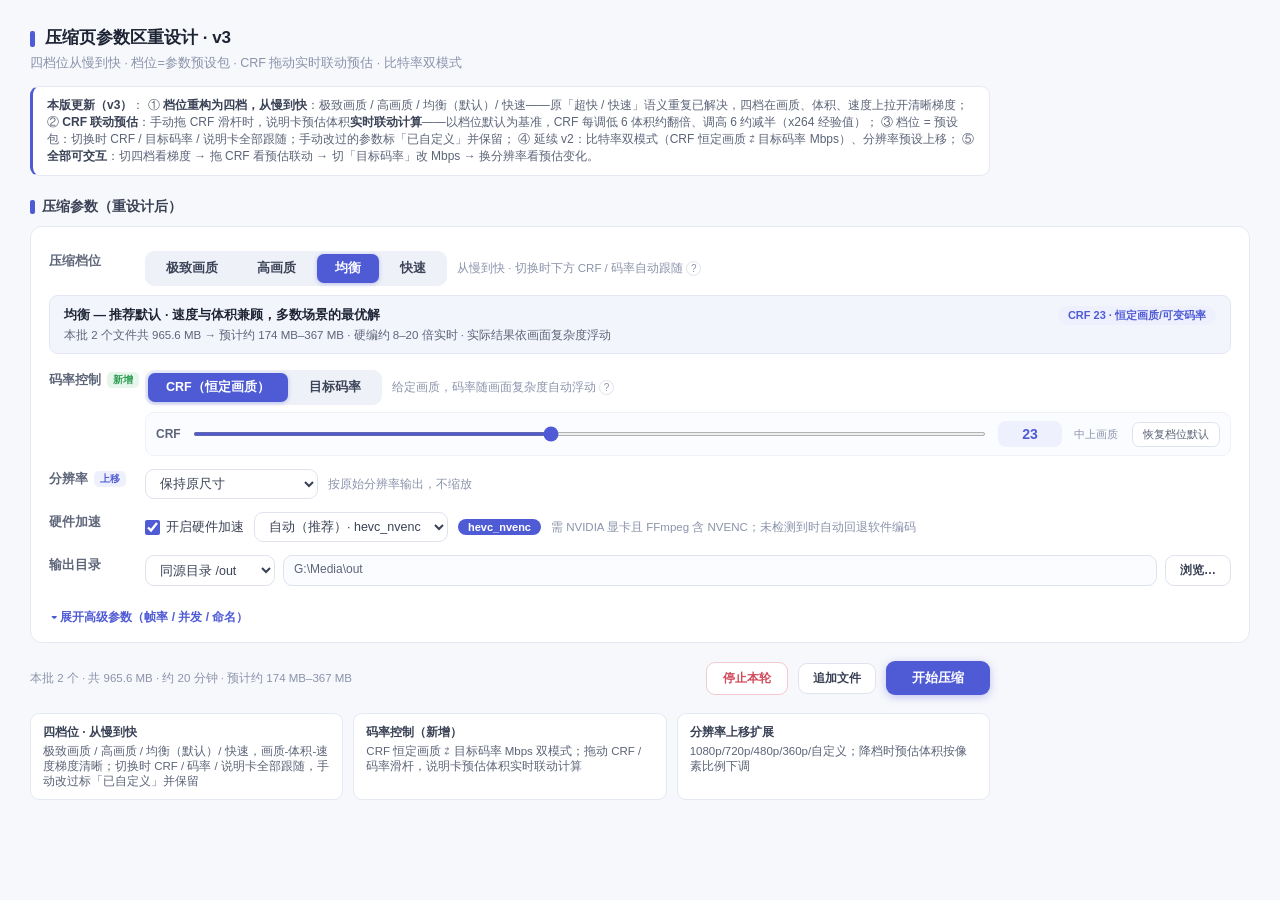
<file: docs/ui-design/compress-params-redesign.html>
<!DOCTYPE html>
<html lang="zh-CN">
<head>
<meta charset="UTF-8">
<meta name="viewport" content="width=device-width, initial-scale=1.0">
<title>压缩页参数区重设计 · MediaDesk</title>
<style>
  :root{
    --brand:#4f5bd5; --brand-soft:#eef0fe; --brand-bg:#f3f5fd;
    --ink:#1c2333; --ink-2:#3a4256; --ink-3:#5c6478; --ink-4:#8b93ab;
    --line:#e4e9f2; --line-2:#dfe3ee; --ok:#2f9e54; --ok-bg:#e7f6ec;
    --warn:#d1495b; --warn-bg:#fdecee; --custom:#b7791f; --custom-bg:#fdf3e3;
    --card:#ffffff; --page:#f7f8fc; --radius:9px;
  }
  *{box-sizing:border-box;margin:0;padding:0}
  body{font-family:"Segoe UI","Microsoft YaHei",sans-serif;background:var(--page);color:var(--ink);font-size:13px;padding:26px 30px}
  h1{font-size:17px;font-weight:700}
  .sub{color:var(--ink-4);font-size:12.5px;margin-top:3px}
  .note{background:#fff;border:1px solid var(--line);border-left:3px solid var(--brand);border-radius:var(--radius);padding:10px 14px;font-size:12px;color:var(--ink-3);margin:14px 0 18px;max-width:960px}
  .note b{color:var(--ink-2)}

  .wrap{max-width:960px}
  .page-head{display:flex;align-items:flex-end;gap:10px;margin-bottom:6px}
  .page-head .bar{width:5px;height:16px;background:var(--brand);border-radius:2px;margin-bottom:2px}
  .sec{display:flex;align-items:center;gap:7px;margin:22px 0 10px}
  .sec .dot{width:5px;height:14px;background:var(--brand);border-radius:2px}
  .sec span{font-size:13.5px;font-weight:700;color:var(--ink-2)}

  .card{background:var(--card);border:1px solid var(--line);border-radius:12px;padding:18px 18px 10px}
  .form{display:grid;grid-template-columns:96px 1fr;row-gap:0}
  .form .lbl{color:var(--ink-3);font-size:12.5px;padding:8px 0;font-weight:600}
  .frow{display:flex;align-items:center;gap:10px;padding:6px 0;flex-wrap:wrap;border-bottom:1px dashed transparent}
  .frow .hint{color:var(--ink-4);font-size:11.5px}

  .seg{display:inline-flex;background:#eef1f8;border-radius:9px;padding:3px;gap:3px}
  .seg button{border:0;background:transparent;color:var(--ink-2);font-size:12.5px;font-weight:600;padding:6px 18px;border-radius:7px;cursor:pointer;transition:.15s}
  .seg button.on{background:var(--brand);color:#fff;box-shadow:0 1px 4px rgba(79,91,213,.35)}
  .seg button:not(.on):hover{background:#fff;color:var(--brand)}

  .preset-info{grid-column:1 / -1;background:var(--brand-bg);border:1px solid #e3e7f5;border-radius:9px;padding:10px 14px;margin:2px 0 10px;display:flex;flex-direction:column;gap:3px}
  .preset-info .h{display:flex;align-items:center;gap:10px}
  .preset-info .name{font-size:12.5px;font-weight:700}
  .preset-info .pill{margin-left:auto;font-size:11px;font-weight:600;color:var(--brand);background:var(--brand-soft);border-radius:999px;padding:2px 10px;white-space:nowrap}
  .preset-info .detail{color:var(--ink-3);font-size:11.5px}

  .crf-box{display:flex;align-items:center;gap:12px;flex:1;min-width:420px}
  .crf-box input[type=range]{flex:1;accent-color:var(--brand);height:4px}
  .crf-val{min-width:64px;text-align:center;font-weight:700;font-size:14px;color:var(--brand);background:var(--brand-soft);border-radius:8px;padding:5px 0}
  .crf-tag{font-size:11px;color:var(--ink-4);min-width:46px}
  .mini-btn{border:1px solid var(--line-2);background:#fff;color:var(--ink-3);font-size:11px;border-radius:7px;padding:4px 10px;cursor:pointer}
  .mini-btn:hover{border-color:var(--brand);color:var(--brand)}
  .tag-custom{font-size:10px;font-weight:700;color:var(--custom);background:var(--custom-bg);border-radius:5px;padding:2px 7px}

  select{border:1px solid var(--line-2);border-radius:var(--radius);padding:6px 10px;font-size:12.5px;color:var(--ink-2);background:#fff;min-width:150px;outline:none;cursor:pointer}
  select:hover{border-color:#aeb7d8}
  input[type=number]{border:1px solid var(--line-2);border-radius:var(--radius);padding:6px 8px;font-size:12.5px;width:76px;color:var(--ink-2);outline:none}
  input[type=number]:hover{border-color:#aeb7d8}
  .dim-sep{color:var(--ink-4)}

  .chk{display:inline-flex;align-items:center;gap:6px;cursor:pointer;font-size:12.5px;color:var(--ink-2)}
  .chk input{width:15px;height:15px;accent-color:var(--brand)}
  .enc-pill{font-size:11px;font-weight:600;color:#fff;background:var(--brand);border-radius:999px;padding:2px 10px}

  .dir-mode{flex:1;display:flex;gap:8px}
  .dir-custom{border:1px solid var(--line-2);border-radius:var(--radius);padding:6px 10px;font-size:12px;color:var(--ink-3);flex:1;min-width:220px;background:#fbfcff}
  .ghost{border:1px solid var(--line-2);background:#fff;color:var(--ink-2);font-size:12px;font-weight:600;border-radius:var(--radius);padding:6px 14px;cursor:pointer}
  .ghost:hover{border-color:var(--brand);color:var(--brand);background:var(--brand-soft)}

  .expander{margin-top:10px;border:0;background:transparent;color:var(--brand);font-size:12px;font-weight:600;cursor:pointer;padding:6px 2px}
  .adv-card{display:none;margin-top:10px;background:var(--card);border:1px solid var(--line);border-radius:12px;padding:14px 18px 8px}
  .adv-card.open{display:block}

  .help{display:inline-flex;align-items:center;justify-content:center;width:15px;height:15px;border-radius:50%;border:1px solid var(--line-2);color:var(--ink-4);font-size:10px;cursor:help;position:relative}
  .help:hover .tip{display:block}
  .tip{display:none;position:absolute;left:50%;transform:translateX(-50%);bottom:22px;background:#2a3245;color:#fff;font-size:11px;font-weight:400;padding:7px 10px;border-radius:7px;width:250px;z-index:9;line-height:1.5}

  .legend{margin-top:18px;display:grid;grid-template-columns:repeat(3,1fr);gap:10px;max-width:960px}
  .legend .item{background:#fff;border:1px solid var(--line);border-radius:var(--radius);padding:10px 12px;font-size:11.5px;color:var(--ink-3)}
  .legend .item b{display:block;color:var(--ink-2);font-size:12px;margin-bottom:3px}
  .tag-new{display:inline-block;background:var(--ok-bg);color:var(--ok);font-size:10px;font-weight:700;border-radius:5px;padding:1px 6px;margin-left:6px;vertical-align:1px}
  .tag-move{display:inline-block;background:var(--brand-soft);color:var(--brand);font-size:10px;font-weight:700;border-radius:5px;padding:1px 6px;margin-left:6px;vertical-align:1px}

  .footer{margin-top:18px;display:flex;align-items:center;gap:10px;max-width:960px}
  .footer .stats{color:var(--ink-4);font-size:11.5px}
  .footer .grow{flex:1}
  .danger{border:1px solid #f3c9cf;background:#fff;color:var(--warn);font-size:12px;font-weight:600;border-radius:var(--radius);padding:7px 16px;cursor:pointer}
  .primary{border:0;background:var(--brand);color:#fff;font-size:13px;font-weight:700;border-radius:var(--radius);padding:8px 26px;cursor:pointer;box-shadow:0 2px 8px rgba(79,91,213,.35)}
  .primary:hover{background:#4349bf}
  .mode-zone{display:flex;align-items:center;gap:12px;flex:1;flex-wrap:wrap;padding:8px 10px;background:#fbfcff;border:1px solid #eef1f8;border-radius:9px}
</style>
</head>
<body>

<div class="page-head"><div class="bar"></div><h1>压缩页参数区重设计 · v3</h1></div>
<div class="sub">四档位从慢到快 · 档位=参数预设包 · CRF 拖动实时联动预估 · 比特率双模式</div>

<div class="note">
  <b>本版更新（v3）</b>：
  ① <b>档位重构为四档，从慢到快</b>：极致画质 / 高画质 / 均衡（默认）/ 快速——原「超快 / 快速」语义重复已解决，四档在画质、体积、速度上拉开清晰梯度；
  ② <b>CRF 联动预估</b>：手动拖 CRF 滑杆时，说明卡预估体积<b>实时联动计算</b>——以档位默认为基准，CRF 每调低 6 体积约翻倍、调高 6 约减半（x264 经验值）；
  ③ 档位 = 预设包：切换时 CRF / 目标码率 / 说明卡全部跟随；手动改过的参数标「已自定义」并保留；
  ④ 延续 v2：比特率双模式（CRF 恒定画质 ⇄ 目标码率 Mbps）、分辨率预设上移；
  ⑤ <b>全部可交互</b>：切四档看梯度 → 拖 CRF 看预估联动 → 切「目标码率」改 Mbps → 换分辨率看预估变化。
</div>

<div class="sec"><div class="dot"></div><span>压缩参数（重设计后）</span></div>
<div class="card">
  <div class="form">

    <div class="lbl">压缩档位</div>
    <div class="frow">
      <div class="seg" id="seg">
        <button data-k="best">极致画质</button>
        <button data-k="high">高画质</button>
        <button data-k="standard" class="on">均衡</button>
        <button data-k="fast">快速</button>
      </div>
      <span class="hint">从慢到快 · 切换时下方 CRF / 码率自动跟随 <span class="help">?<span class="tip">极致画质：最慢 · 最高保真，压缩幅度温和；高画质：偏慢 · 体积明显小于原片；均衡：推荐默认 · 速度与体积兼顾；快速：最快 · 体积最小，画质有可感损失。手动改过的参数会标「已自定义」，切档位时保留。</span></span></span>
      <span class="tag-custom" id="custom-flag" style="display:none">已自定义</span>
    </div>

    <div class="preset-info">
      <div class="h">
        <span class="name" id="pi-name">均衡 — 推荐默认 · 速度与体积兼顾，多数场景的最优解</span>
        <span class="pill" id="pi-crf">CRF 23 · 恒定画质/可变码率</span>
      </div>
      <div class="detail" id="pi-detail">本批 2 个文件共 965.6 MB → 预计约 174–367 MB · 硬编约 8–20 倍实时 · 实际结果依画面复杂度浮动</div>
    </div>

    <div class="lbl">码率控制<span class="tag-new">新增</span></div>
    <div class="frow">
      <div class="seg" id="mode-seg">
        <button data-m="crf" class="on">CRF（恒定画质）</button>
        <button data-m="bitrate">目标码率</button>
      </div>
      <span class="hint" id="mode-hint">给定画质，码率随画面复杂度自动浮动 <span class="help">?<span class="tip">CRF：压到指定画质，简单画面省码率、复杂画面给足码率，体积不可预知但画质稳定。目标码率：直接指定输出码率（Mbps），体积可精确预估，画质随内容波动。</span></span></span>
    </div>

    <div class="lbl"></div>
    <div class="frow" style="padding-top:0">
      <div class="mode-zone">
        <!-- CRF 模式控件 -->
        <span id="zone-crf" style="display:flex;align-items:center;gap:12px;flex:1;min-width:420px">
          <span style="font-size:12px;color:var(--ink-3);font-weight:600">CRF</span>
          <input type="range" id="crf" min="0" max="51" value="23" style="flex:1;accent-color:var(--brand);height:4px">
          <span class="crf-val" id="crf-val">23</span>
          <span class="crf-tag" id="crf-tag">中上画质</span>
          <button class="mini-btn" id="crf-reset">恢复档位默认</button>
        </span>
        <!-- 目标码率模式控件 -->
        <span id="zone-br" style="display:none;align-items:center;gap:12px;flex:1;min-width:420px">
          <span style="font-size:12px;color:var(--ink-3);font-weight:600">目标码率</span>
          <input type="range" id="br" min="0.5" max="20" step="0.5" value="4.5" style="flex:1;accent-color:var(--brand);height:4px">
          <span class="crf-val" id="br-val">4.5</span>
          <span class="crf-tag">Mbps</span>
          <button class="mini-btn" id="br-reset">恢复档位默认</button>
          <span class="hint">预估体积 = 码率 × 总时长（约 20 分钟）</span>
        </span>
      </div>
    </div>

    <div class="lbl">分辨率<span class="tag-move">上移</span></div>
    <div class="frow">
      <select id="res">
        <option value="keep">保持原尺寸</option>
        <option value="1920x1080">1920 × 1080（1080p）</option>
        <option value="1280x720">1280 × 720（720p）</option>
        <option value="854x480">854 × 480（480p）</option>
        <option value="640x360">640 × 360（360p）</option>
        <option value="custom">自定义宽 × 高…</option>
      </select>
      <span id="res-custom" style="display:none">
        <input type="number" value="1920"> <span class="dim-sep">×</span> <input type="number" value="1080">
      </span>
      <span class="hint" id="res-hint">按原始分辨率输出，不缩放</span>
    </div>

    <div class="lbl">硬件加速</div>
    <div class="frow">
      <label class="chk"><input type="checkbox" id="gpu" checked> 开启硬件加速</label>
      <select><option>自动（推荐）· hevc_nvenc</option><option>h264_nvenc</option><option>libx264（软编）</option></select>
      <span class="enc-pill" id="enc-pill">hevc_nvenc</span>
      <span class="hint">需 NVIDIA 显卡且 FFmpeg 含 NVENC；未检测到时自动回退软件编码</span>
    </div>

    <div class="lbl">输出目录</div>
    <div class="frow">
      <div class="dir-mode">
        <select style="min-width:130px"><option>同源目录 /out</option><option>统一指定目录</option></select>
        <span class="dir-custom">G:\Media\out</span>
        <button class="ghost">浏览…</button>
      </div>
    </div>

  </div>

  <button class="expander" id="adv-btn">▾ 展开高级参数（帧率 / 并发 / 命名）</button>
  <div class="adv-card" id="adv-card">
    <div class="form">
      <div class="lbl">帧率</div>
      <div class="frow">
        <select id="fps">
          <option value="keep">保持原值</option>
          <option value="60">60 fps</option>
          <option value="30">30 fps</option>
          <option value="24">24 fps</option>
          <option value="custom">自定义…</option>
        </select>
        <span id="fps-custom" style="display:none"><input type="number" value="30"> fps</span>
        <span class="hint" id="fps-hint">不做改动</span>
      </div>
      <div class="lbl">同时压缩</div>
      <div class="frow">
        <input type="number" value="0" style="width:64px">
        <span class="hint">路 · 0 = 自动（跟随 CPU 核数）；越大越快但越占 CPU</span>
      </div>
      <div class="lbl">命名后缀</div>
      <div class="frow">
        <input type="text" value="_compressed" style="border:1px solid var(--line-2);border-radius:9px;padding:6px 10px;font-size:12.5px;width:180px;color:var(--ink-2)">
        <span class="hint">输出文件名 = 原名 + 后缀 + 扩展名</span>
      </div>
    </div>
  </div>
</div>

<div class="footer">
  <span class="stats">本批 2 个 · 共 965.6 MB · 约 20 分钟 · <span id="est">预计约 174–367 MB</span></span>
  <span class="grow"></span>
  <button class="danger">停止本轮</button>
  <button class="ghost">追加文件</button>
  <button class="primary">开始压缩</button>
</div>

<div class="legend">
  <div class="item"><b>四档位 · 从慢到快</b>极致画质 / 高画质 / 均衡（默认）/ 快速，画质-体积-速度梯度清晰；切换时 CRF / 码率 / 说明卡全部跟随，手动改过标「已自定义」并保留</div>
  <div class="item"><b>码率控制（新增）</b>CRF 恒定画质 ⇄ 目标码率 Mbps 双模式；拖动 CRF / 码率滑杆，说明卡预估体积实时联动计算</div>
  <div class="item"><b>分辨率上移扩展</b>1080p/720p/480p/360p/自定义；降档时预估体积按像素比例下调</div>
</div>

<script>
/* 四档位，从慢到快：CRF 16 → 20 → 23 → 28，画质递减、体积递减、编码速度递增 */
const META = {
  best:{name:"极致画质 — 最高保真 · 压缩幅度温和，体积偏大、耗时最长", ratio:[0.30,0.55], br:8.0, sw:"软编约 0.3–0.8 倍实时", hw:"硬编约 5–12 倍实时", crf:16},
  high:{name:"高画质 — 高保真重编码 · 体积明显小于原片", ratio:[0.22,0.45], br:6.0, sw:"软编约 0.6–1.5 倍实时", hw:"硬编约 6–15 倍实时", crf:20},
  standard:{name:"均衡 — 推荐默认 · 速度与体积兼顾，多数场景的最优解", ratio:[0.18,0.38], br:4.5, sw:"软编约 1–3 倍实时", hw:"硬编约 8–20 倍实时", crf:23},
  fast:{name:"快速 — 速度优先 · 编码最快、体积最小，画质有可感损失", ratio:[0.12,0.30], br:3.0, sw:"软编约 4–8 倍实时", hw:"硬编约 15–40 倍实时", crf:28},
};
const RES_FACTOR = {keep:1, "1920x1080":1, "1280x720":0.62, "854x480":0.42, "640x360":0.30, custom:0.55};
let cur="standard", mode="crf", crfManual=false, brManual=false, resKey="keep";
const $ = id => document.getElementById(id);
const TOTAL = 965.6, DUR = 20*60;  // 演示：本批总时长 20 分钟
const fmt = n => n>=1024 ? (n/1024).toFixed(1)+" GB" : Math.round(n)+" MB";
const crfTag = v => v<=16?"极高画质":v<=20?"高画质":v<=26?"中上画质":v<=30?"中等画质":v<=34?"体积优先":"极致压缩";

function refresh(){
  const m = META[cur], f = RES_FACTOR[resKey];
  const speed = $("gpu").checked ? m.hw : m.sw;
  let lo, hi, pill;
  if(mode === "crf"){
    // CRF 联动预估：以档位默认 CRF 为基准，每调低 6 体积约 ×2、调高 6 约 ×0.5（x264 经验值）
    const k = Math.pow(2, (m.crf - $("crf").value) / 6);
    lo = TOTAL*m.ratio[0]*f*k; hi = TOTAL*m.ratio[1]*f*k;
    pill = `CRF ${$("crf").value} · 恒定画质/可变码率`;
  }else{
    const mbps = +$("br").value * f;
    lo = hi = mbps*DUR/8;
    pill = `目标 ${mbps.toFixed(1)} Mbps · 恒定码率`;
  }
  $("pi-name").textContent = m.name;
  $("pi-crf").textContent = pill;
  $("pi-detail").textContent = mode==="crf"
    ? `本批 2 个文件共 965.6 MB → 预计约 ${fmt(lo)}–${fmt(hi)} · ${speed} · 实际结果依画面复杂度浮动`
    : `本批约 20 分钟 × ${(+$("br").value*f).toFixed(1)} Mbps → 精确约 ${fmt(hi)} · ${speed}`;
  $("est").textContent = lo===hi ? `预计约 ${fmt(hi)}` : `预计约 ${fmt(lo)}–${fmt(hi)}`;
  $("custom-flag").style.display = (mode==="crf"?crfManual:brManual) ? "" : "none";
}

/* 档位切换：CRF / 码率全部联动（仅未手动覆盖时） */
document.querySelectorAll("#seg button").forEach(b => b.onclick = () => {
  document.querySelectorAll("#seg button").forEach(x => x.classList.remove("on"));
  b.classList.add("on"); cur = b.dataset.k;
  if(!crfManual){ $("crf").value = META[cur].crf; $("crf-val").textContent = META[cur].crf; $("crf-tag").textContent = crfTag(META[cur].crf); }
  if(!brManual){ $("br").value = META[cur].br; $("br-val").textContent = META[cur].br.toFixed(1); }
  refresh();
});

/* 模式切换 */
document.querySelectorAll("#mode-seg button").forEach(b => b.onclick = () => {
  document.querySelectorAll("#mode-seg button").forEach(x => x.classList.remove("on"));
  b.classList.add("on"); mode = b.dataset.m;
  $("zone-crf").style.display = mode==="crf" ? "flex" : "none";
  $("zone-br").style.display = mode==="bitrate" ? "flex" : "none";
  $("mode-hint").firstChild.textContent = mode==="crf"
    ? "给定画质，码率随画面复杂度自动浮动 "
    : "直接指定输出码率，体积可精确预估，画质随内容波动 ";
  refresh();
});

$("crf").oninput = () => {
  crfManual = true;
  $("crf-val").textContent = $("crf").value;
  $("crf-tag").textContent = crfTag(+$("crf").value);
  refresh();
};
$("crf-reset").onclick = () => {
  crfManual = false;
  $("crf").value = META[cur].crf;
  $("crf-val").textContent = META[cur].crf;
  $("crf-tag").textContent = crfTag(META[cur].crf);
  refresh();
};
$("br").oninput = () => {
  brManual = true;
  $("br-val").textContent = (+$("br").value).toFixed(1);
  refresh();
};
$("br-reset").onclick = () => { brManual = false; $("br").value = META[cur].br; $("br-val").textContent = META[cur].br.toFixed(1); refresh(); };

$("res").onchange = () => {
  resKey = $("res").value;
  const custom = resKey==="custom";
  $("res-custom").style.display = custom ? "" : "none";
  $("res-hint").textContent = custom ? "按指定宽高缩放（偶数）"
    : resKey==="keep" ? "按原始分辨率输出，不缩放"
    : `缩放至 ${resKey.replace("x"," × ")} · 目标码率/预估体积按像素比例下调`;
  refresh();
};

$("fps").onchange = () => {
  const custom = $("fps").value==="custom";
  $("fps-custom").style.display = custom ? "" : "none";
  $("fps-hint").textContent = custom ? "重编码到指定帧率" : $("fps").value==="keep" ? "不做改动" : `统一为 ${$("fps").value} fps`;
};

$("gpu").onchange = () => {
  $("enc-pill").textContent = $("gpu").checked ? "hevc_nvenc" : "软件编码 · libx264";
  refresh();
};

$("adv-btn").onclick = () => {
  const open = $("adv-card").classList.toggle("open");
  $("adv-btn").textContent = open ? "▴ 收起高级参数（帧率 / 并发 / 命名）" : "▾ 展开高级参数（帧率 / 并发 / 命名）";
};
refresh();
</script>
</body>
</html>
</file>
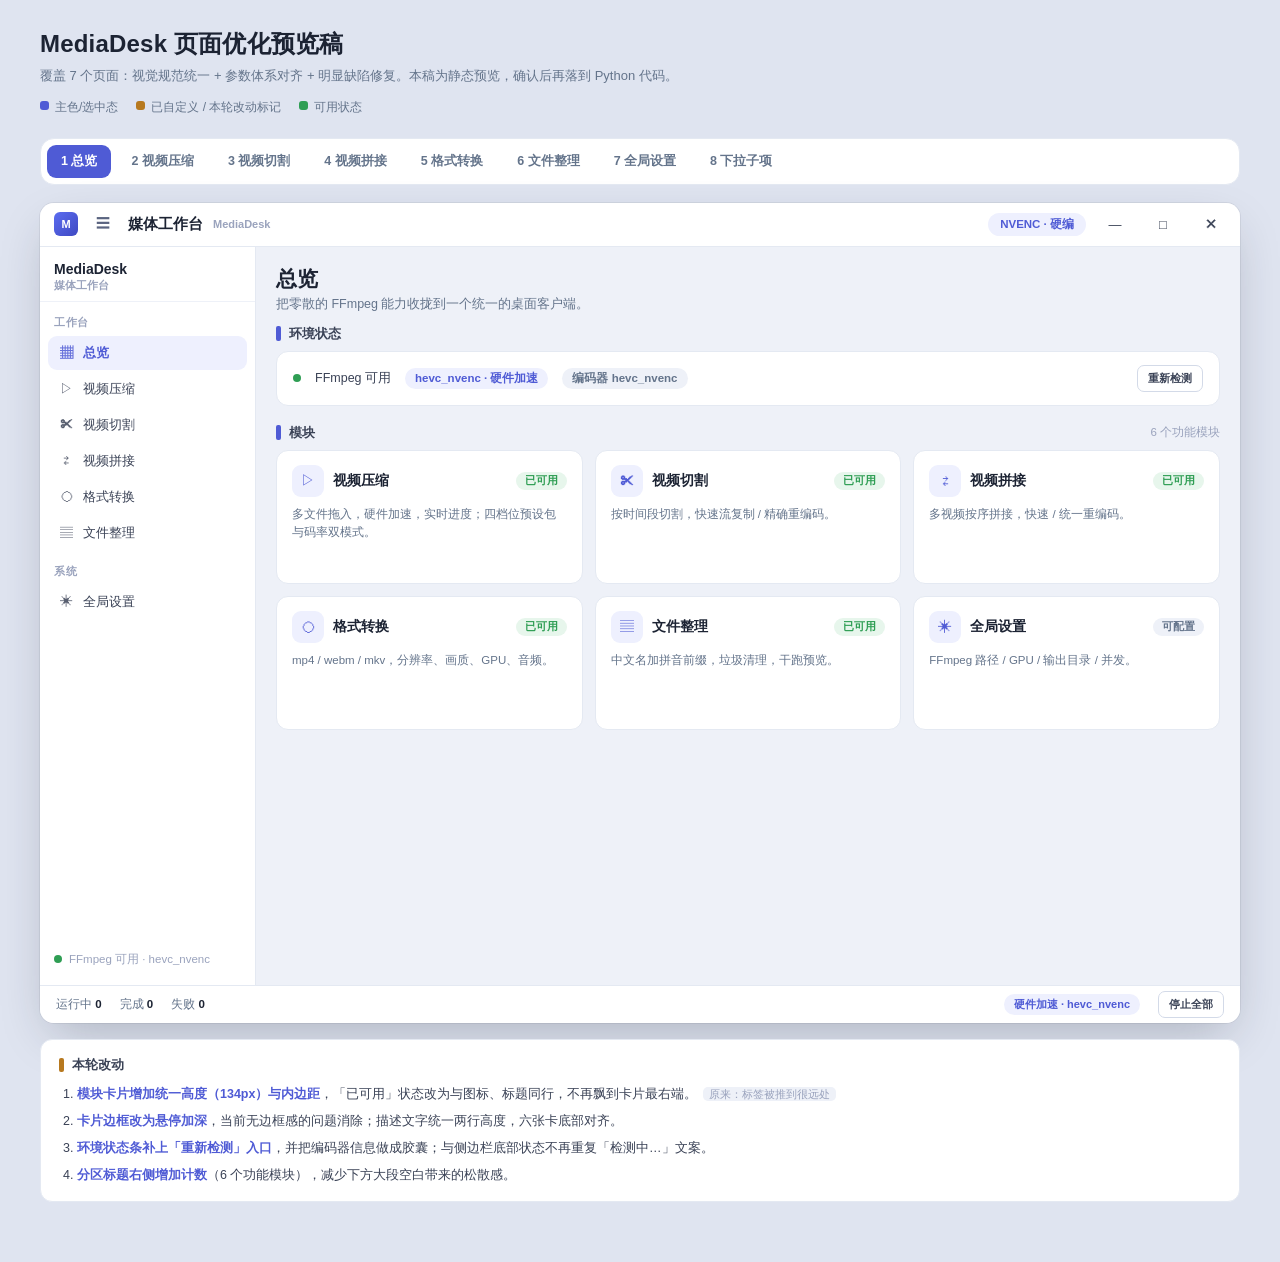
<file: docs/ui-design/pages-refresh-preview.html>
<!DOCTYPE html>
<html lang="zh-CN">
<head>
<meta charset="utf-8">
<title>MediaDesk 页面优化预览稿 v1</title>
<style>
:root{
  --brand:#4f5bd5; --brand-hover:#3f49c2; --brand-soft:#eef0fe; --brand-line:#dfe3f8;
  --bg:#eef1f8; --card:#ffffff; --line:#e4e9f2; --line-strong:#d3dae8;
  --t1:#1c2333; --t2:#3a4256; --t3:#64748b; --t4:#9aa3bd;
  --ok:#2f9e54; --ok-soft:#e7f6ec; --warn:#b7791f; --warn-soft:#fdf3e3;
  --radius:12px; --radius-sm:9px;
}
*{box-sizing:border-box;margin:0;padding:0;}
body{
  font-family:"Microsoft YaHei UI","Segoe UI",sans-serif;
  background:#dfe4f0; color:var(--t1); padding:28px 20px 60px;
  -webkit-font-smoothing:antialiased;
}
.page-head{max-width:1200px;margin:0 auto 22px;}
.page-head h1{font-size:24px;font-weight:800;letter-spacing:.2px;}
.page-head p{font-size:13px;color:var(--t3);margin-top:6px;line-height:1.6;}
.legend{display:flex;gap:18px;margin-top:12px;flex-wrap:wrap;font-size:12px;color:var(--t3);}
.legend i{display:inline-block;width:9px;height:9px;border-radius:3px;margin-right:6px;vertical-align:1px;}

/* tabs */
.tabs{max-width:1200px;margin:0 auto 18px;display:flex;gap:6px;flex-wrap:wrap;
  background:#fff;padding:6px;border-radius:14px;border:1px solid var(--line);}
.tabs button{
  font-family:inherit;font-size:12.5px;font-weight:600;color:var(--t3);
  background:transparent;border:none;border-radius:9px;padding:8px 14px;cursor:pointer;
  transition:.15s;
}
.tabs button:hover{background:#f2f4fb;color:var(--t1);}
.tabs button.on{background:var(--brand);color:#fff;}

.stage{max-width:1200px;margin:0 auto;}
.view{display:none;}
.view.on{display:block;}

/* 窗口模拟 */
.win{
  width:1200px;height:820px;background:var(--bg);border-radius:14px;overflow:hidden;
  display:flex;flex-direction:column;
  box-shadow:0 18px 50px -12px rgba(28,35,51,.28),0 0 0 1px rgba(28,35,51,.07);
}
.titlebar{height:44px;background:#fff;border-bottom:1px solid var(--line);
  display:flex;align-items:center;padding:0 10px 0 14px;gap:10px;flex:0 0 auto;}
.logo{width:24px;height:24px;border-radius:6px;background:linear-gradient(135deg,#5b6cf0,#3f49c2);
  display:flex;align-items:center;justify-content:center;color:#fff;font-size:11px;font-weight:800;flex:0 0 auto;}
.iconbtn{width:30px;height:26px;border-radius:7px;display:flex;align-items:center;justify-content:center;
  color:#5a6480;font-size:14px;cursor:pointer;}
.iconbtn:hover{background:var(--bg);}
.apptitle{font-size:15px;font-weight:700;}
.tagline{font-size:11px;font-weight:600;color:var(--t4);}
.spacer{flex:1;}
.caps{font-size:11.5px;font-weight:600;color:var(--brand);background:var(--brand-soft);
  border-radius:999px;padding:4px 12px;}
.wbtn{width:38px;height:28px;border-radius:7px;display:flex;align-items:center;justify-content:center;
  color:#3a4256;font-size:13px;cursor:pointer;}
.wbtn:hover{background:var(--bg);}
.wbtn.close:hover{background:#d1495b;color:#fff;}

.body{flex:1;display:flex;min-height:0;}
.sidebar{width:216px;flex:0 0 216px;background:#fff;border-right:1px solid var(--line);
  display:flex;flex-direction:column;padding:4px 0 8px;}
.brand{padding:10px 14px 8px;border-bottom:1px solid var(--bg);}
.brand b{display:block;font-size:14px;font-weight:800;line-height:1.2;}
.brand span{display:block;font-size:10.5px;font-weight:600;color:var(--t4);margin-top:1px;}
.navgroup{font-size:10.5px;font-weight:700;color:var(--t4);letter-spacing:.06em;padding:14px 12px 5px 14px;}
.navitem{display:flex;align-items:center;gap:9px;font-size:13px;color:var(--t2);
  margin:1px 8px;padding:8px 10px;border-radius:9px;cursor:pointer;}
.navitem:hover{background:#f2f4fb;color:#1f2740;}
.navitem.on{background:var(--brand-soft);color:var(--brand);font-weight:600;}
.navico{width:16px;text-align:center;font-size:13px;opacity:.85;}
.sidefoot{margin-top:auto;padding:4px 14px 10px;display:flex;align-items:center;gap:7px;}
.dot{width:8px;height:8px;border-radius:50%;background:var(--ok);flex:0 0 auto;}
.sidefoot span{font-size:11.5px;color:var(--t4);}

.content{flex:1;min-width:0;overflow:auto;padding:18px 20px 12px;display:flex;flex-direction:column;}
.statusbar{height:38px;background:#fff;border-top:1px solid var(--line);
  display:flex;align-items:center;gap:18px;padding:0 16px;flex:0 0 auto;}
.stat{font-size:11.5px;color:var(--t3);}
.stat b{color:var(--t1);font-weight:700;}
.pill-mini{font-size:11px;font-weight:600;color:var(--brand);background:var(--brand-soft);
  border-radius:999px;padding:3px 10px;}

/* 通用页面元素 */
.phead{margin-bottom:12px;}
.phead h2{font-size:21px;font-weight:700;}
.phead p{font-size:12.5px;color:var(--t3);margin-top:3px;}
.sect{display:flex;align-items:center;gap:8px;margin:0 0 8px;}
.sect i{width:5px;height:15px;border-radius:2px;background:var(--brand);}
.sect b{font-size:13px;font-weight:700;color:var(--t2);}
.sect .cnt{margin-left:auto;font-size:11.5px;color:var(--t4);}

.drop{border:1.5px dashed #c6cff5;background:#f8faff;border-radius:var(--radius);
  padding:16px;text-align:center;cursor:pointer;flex:0 0 auto;}
.drop:hover{border-color:var(--brand);background:#e3e6fd;}
.drop b{display:block;font-size:13.5px;font-weight:600;color:var(--t2);}
.drop span{display:block;font-size:12px;color:var(--t4);margin-top:5px;}

.tasklist{background:#fff;border:1px solid var(--line);border-radius:var(--radius);
  min-height:176px;display:flex;align-items:center;justify-content:center;
  color:var(--t4);font-size:12.5px;flex:0 0 auto;}

.pcard{background:#fff;border:1px solid var(--line);border-radius:var(--radius);padding:16px;}

/* 两列表单 */
.grid2{display:grid;grid-template-columns:minmax(0,1fr) minmax(0,1fr);gap:10px 22px;}
.grid2 .span2{grid-column:1 / -1;}
.field{display:grid;grid-template-columns:88px minmax(0,1fr);align-items:center;gap:10px;min-height:34px;}
.field>label{font-size:12.5px;color:var(--t2);white-space:nowrap;}
.field .ctl{display:flex;align-items:center;gap:8px;min-width:0;}
.field .ctl.grow>*:first-child{flex:1;min-width:0;}

/* 控件 */
.seg{display:inline-flex;background:var(--bg);border-radius:var(--radius-sm);padding:3px;gap:2px;}
.seg span{font-size:12px;color:var(--t3);padding:5px 14px;border-radius:7px;cursor:pointer;font-weight:500;}
.seg span.on{background:#fff;color:var(--brand);font-weight:600;box-shadow:0 1px 3px rgba(28,35,51,.08);}
.seg.tight span{padding:5px 10px;}
.sel{background:#fff;border:1px solid var(--line-strong);border-radius:var(--radius-sm);
  padding:6px 11px;font-size:13px;color:var(--t1);display:flex;align-items:center;justify-content:space-between;
  gap:10px;min-width:0;}
.sel .arrow{color:var(--t4);font-size:10px;}
.input{background:#fff;border:1px solid var(--line-strong);border-radius:var(--radius-sm);
  padding:7px 11px;font-size:13px;color:var(--t1);min-width:0;overflow:hidden;
  text-overflow:ellipsis;white-space:nowrap;}
.input.ph{color:var(--t4);}
.btn{font-family:inherit;font-size:13px;font-weight:600;border-radius:var(--radius-sm);
  padding:8px 16px;border:1px solid transparent;cursor:pointer;white-space:nowrap;}
.btn.primary{background:var(--brand);color:#fff;}
.btn.primary:hover{background:var(--brand-hover);}
.btn.ghost{background:#fff;color:var(--t2);border-color:var(--line-strong);}
.btn.ghost:hover{border-color:var(--brand);color:var(--brand);background:#f6f7fe;}
.btn.mini{font-size:11px;padding:5px 10px;border-radius:7px;}
.help{width:16px;height:16px;border-radius:8px;background:var(--bg);color:#8b93ab;
  font-size:10px;font-weight:700;display:inline-flex;align-items:center;justify-content:center;flex:0 0 auto;}
.valpill{font-size:13px;font-weight:700;color:var(--brand);background:var(--brand-soft);
  border-radius:8px;padding:5px 10px;min-width:40px;text-align:center;}
.tagtxt{font-size:11px;color:#8b93ab;min-width:46px;}
.tag{font-size:10px;font-weight:700;color:var(--warn);background:var(--warn-soft);
  border-radius:5px;padding:2px 7px;}

/* 滑杆 */
.slider{position:relative;height:22px;flex:1;min-width:80px;display:flex;align-items:center;}
.slider .track{position:absolute;left:0;right:0;height:4px;border-radius:4px;background:#e3e6f0;}
.slider .fill{position:absolute;left:0;height:4px;border-radius:4px;background:var(--brand);}
.slider .knob{position:absolute;width:14px;height:14px;border-radius:50%;background:var(--brand);
  transform:translateX(-7px);box-shadow:0 1px 3px rgba(79,91,213,.4);}

/* 说明卡 */
.infocard{background:#f3f5fd;border:1px solid #e3e7f5;border-radius:var(--radius-sm);padding:13px 14px;
  display:flex;flex-direction:column;gap:9px;height:100%;}
.infocard .top{display:flex;align-items:flex-start;justify-content:space-between;gap:10px;}
.infocard .nm{font-size:13px;font-weight:700;color:var(--t1);}
.infocard .desc{font-size:11.5px;color:var(--t3);line-height:1.65;}
.infocard .chip{font-size:10.5px;font-weight:700;color:var(--brand);background:#fff;
  border:1px solid var(--brand-line);border-radius:6px;padding:3px 8px;white-space:nowrap;}
.kv{display:flex;flex-direction:column;gap:7px;margin-top:2px;}
.kv .row{display:flex;justify-content:space-between;gap:10px;font-size:11.5px;}
.kv .k{color:#8b93ab;}
.kv .v{color:var(--t1);font-weight:600;text-align:right;}

/* 操作栏 */
.actions{display:flex;align-items:center;gap:9px;margin-top:auto;padding-top:14px;}
.actions .left{font-size:11.5px;color:var(--t4);}
.actions .spacer{flex:1;}

/* 标注 */
.notes{margin-top:16px;background:#fff;border:1px solid var(--line);border-radius:var(--radius);padding:16px 18px;}
.notes h3{font-size:13px;font-weight:700;color:var(--t2);margin-bottom:10px;display:flex;align-items:center;gap:8px;}
.notes h3 i{width:5px;height:14px;border-radius:2px;background:var(--warn);}
.notes ol{margin-left:18px;display:flex;flex-direction:column;gap:7px;}
.notes li{font-size:12.5px;color:var(--t2);line-height:1.6;}
.notes li b{color:var(--brand);}
.notes .tag-before{font-size:10.5px;color:var(--t4);background:var(--bg);border-radius:5px;padding:1px 6px;margin-left:6px;}

/* 总览卡片 */
.mgrid{display:grid;grid-template-columns:repeat(3,minmax(0,1fr));gap:12px;}
.mcard{background:#fff;border:1px solid var(--line);border-radius:var(--radius);
  padding:14px 15px;min-height:134px;display:flex;flex-direction:column;cursor:pointer;transition:.15s;}
.mcard:hover{border-color:var(--brand);background:#fbfcff;}
.mcard .top{display:flex;align-items:center;gap:9px;}
.mcard .ico{width:32px;height:32px;border-radius:9px;background:var(--brand-soft);
  display:flex;align-items:center;justify-content:center;font-size:14px;color:var(--brand);flex:0 0 auto;}
.mcard .nm{font-size:13.5px;font-weight:700;}
.mcard .badge{margin-left:auto;font-size:10.5px;font-weight:600;border-radius:999px;padding:2px 9px;
  background:var(--ok-soft);color:var(--ok);}
.mcard .badge.cfg{background:var(--bg);color:var(--t3);}
.mcard .ds{font-size:11.5px;color:var(--t3);line-height:1.55;margin-top:9px;}

.envstrip{background:#fff;border:1px solid var(--line);border-radius:var(--radius);
  padding:13px 16px;display:flex;align-items:center;gap:14px;}
.envstrip .txt{font-size:12.5px;color:var(--t2);}
.envstrip .pill{font-size:11.5px;font-weight:600;border-radius:999px;padding:3px 10px;
  background:var(--brand-soft);color:var(--brand);}
.envstrip .pill.soft{background:var(--bg);color:var(--t3);}

/* 文件整理 */
.split{display:flex;gap:14px;flex:1;min-height:0;}
.rleft{width:400px;flex:0 0 400px;display:flex;flex-direction:column;gap:12px;}
.rright{flex:1;min-width:0;display:flex;flex-direction:column;}
.preview{background:#fff;border:1px solid var(--line);border-radius:var(--radius);flex:1;
  display:flex;flex-direction:column;min-height:0;}
.preview .th{display:flex;padding:10px 14px;border-bottom:1px solid var(--line);
  font-size:11.5px;color:var(--t4);font-weight:600;}
.preview .th span:first-child{flex:1;}
.preview .th span:last-child{width:200px;}
.preview .empty{flex:1;display:flex;align-items:center;justify-content:center;
  color:var(--t4);font-size:12.5px;}
.chips{display:flex;flex-wrap:wrap;gap:6px;}
.chip{font-size:11px;font-weight:600;color:var(--brand);background:var(--brand-soft);
  border:1px solid var(--brand-line);border-radius:6px;padding:4px 8px;cursor:pointer;}
.chip:hover{background:#e3e6fd;}
.chip .d{color:#8b93ab;font-weight:500;margin-left:5px;}

/* 设置 */
.setcard{background:#fff;border:1px solid var(--line);border-radius:var(--radius);padding:15px 16px;}
.settitle{font-size:13px;font-weight:700;color:var(--t2);display:flex;align-items:center;gap:7px;margin-bottom:11px;}
.settitle .help{margin-left:2px;}
.ro{font-size:12.5px;color:var(--t3);}
.ro b{color:var(--t1);font-weight:600;}
.warnline{font-size:11.5px;color:#d1495b;margin-top:7px;}

/* ================= 下拉展开态 ================= */
.ddgrid{display:grid;grid-template-columns:repeat(3,minmax(0,1fr));gap:16px;align-items:start;}
.ddcell{background:#fff;border:1px solid var(--line);border-radius:var(--radius);padding:14px;}
.ddcell .hd{display:flex;align-items:center;gap:7px;margin-bottom:11px;}
.ddcell .hd b{font-size:12.5px;font-weight:700;color:var(--t2);}
.ddcell .hd .pge{margin-left:auto;font-size:10px;font-weight:700;color:var(--t4);
  background:var(--bg);border-radius:5px;padding:2px 7px;}
.ddclose{background:#fff;border:1px solid var(--line-strong);border-radius:var(--radius-sm);
  padding:7px 11px;font-size:13px;display:flex;align-items:center;justify-content:space-between;gap:10px;}
.ddclose .arrow{color:var(--t4);font-size:10px;}
.ddopen{margin-top:7px;background:#fff;border:1px solid var(--line-strong);
  border-radius:var(--radius-sm);padding:5px 4px;
  box-shadow:0 12px 30px -10px rgba(28,35,51,.26),0 0 0 1px rgba(79,91,213,.06);}
.ddopen.focus{border-color:var(--brand);}
.dditem{display:flex;align-items:center;gap:8px;font-size:12.5px;color:var(--t1);
  padding:7px 10px;border-radius:6px;cursor:pointer;}
.dditem .lb{min-width:0;overflow:hidden;text-overflow:ellipsis;white-space:nowrap;}
.dditem .hint{margin-left:auto;font-size:10.5px;color:var(--t4);white-space:nowrap;flex:0 0 auto;}
.dditem .ck{margin-left:auto;color:var(--brand);font-size:11px;font-weight:700;flex:0 0 auto;}
.dditem.hot{background:var(--brand-soft);color:var(--brand);}
.dditem.on{background:var(--brand);color:#fff;font-weight:600;}
.dditem.on .ck{color:#fff;}
.dditem.on .hint{color:rgba(255,255,255,.72);}
.dditem.dis{color:#b9bfd2;cursor:default;}
.ddsep{height:1px;background:var(--line);margin:5px 8px;}
.ddscroll{max-height:132px;overflow:hidden;position:relative;}
.ddscroll:after{content:"";position:absolute;left:0;right:0;bottom:0;height:22px;
  background:linear-gradient(transparent,#fff);pointer-events:none;border-radius:0 0 8px 8px;}
.ddlegend{display:flex;gap:20px;flex-wrap:wrap;margin:0 0 14px;font-size:11.5px;color:var(--t3);}
.ddlegend span{display:flex;align-items:center;gap:6px;}
.ddlegend i{width:22px;height:14px;border-radius:4px;display:inline-block;}
</style>
</head>
<body>

<div class="page-head">
  <h1>MediaDesk 页面优化预览稿</h1>
  <p>覆盖 7 个页面：视觉规范统一 + 参数体系对齐 + 明显缺陷修复。本稿为静态预览，确认后再落到 Python 代码。</p>
  <div class="legend">
    <span><i style="background:var(--brand)"></i>主色/选中态</span>
    <span><i style="background:var(--warn)"></i>已自定义 / 本轮改动标记</span>
    <span><i style="background:var(--ok)"></i>可用状态</span>
  </div>
</div>

<div class="tabs">
  <button class="on" data-v="v1">1 总览</button>
  <button data-v="v2">2 视频压缩</button>
  <button data-v="v3">3 视频切割</button>
  <button data-v="v4">4 视频拼接</button>
  <button data-v="v5">5 格式转换</button>
  <button data-v="v6">6 文件整理</button>
  <button data-v="v7">7 全局设置</button>
  <button data-v="v8">8 下拉子项</button>
</div>

<div class="stage">

<!-- ======================= 1 总览 ======================= -->
<div class="view on" id="v1">
  <div class="win">
    <div class="titlebar">
      <div class="logo">M</div>
      <div class="iconbtn">☰</div>
      <div class="apptitle">媒体工作台</div>
      <div class="tagline">MediaDesk</div>
      <div class="spacer"></div>
      <div class="caps">NVENC · 硬编</div>
      <div class="wbtn">—</div><div class="wbtn">□</div><div class="wbtn close">✕</div>
    </div>
    <div class="body">
      <div class="sidebar">
        <div class="brand"><b>MediaDesk</b><span>媒体工作台</span></div>
        <div class="navgroup">工作台</div>
        <div class="navitem on"><span class="navico">▦</span>总览</div>
        <div class="navitem"><span class="navico">▷</span>视频压缩</div>
        <div class="navitem"><span class="navico">✂</span>视频切割</div>
        <div class="navitem"><span class="navico">⇄</span>视频拼接</div>
        <div class="navitem"><span class="navico">◯</span>格式转换</div>
        <div class="navitem"><span class="navico">▤</span>文件整理</div>
        <div class="navgroup">系统</div>
        <div class="navitem"><span class="navico">✳</span>全局设置</div>
        <div class="sidefoot"><span class="dot"></span><span>FFmpeg 可用 · hevc_nvenc</span></div>
      </div>
      <div class="content">
        <div class="phead">
          <h2>总览</h2>
          <p>把零散的 FFmpeg 能力收拢到一个统一的桌面客户端。</p>
        </div>

        <div class="sect"><i></i><b>环境状态</b></div>
        <div class="envstrip">
          <span class="dot"></span>
          <span class="txt">FFmpeg 可用</span>
          <span class="pill">hevc_nvenc · 硬件加速</span>
          <span class="pill soft">编码器 hevc_nvenc</span>
          <div class="spacer"></div>
          <span class="btn ghost mini">重新检测</span>
        </div>

        <div class="sect" style="margin-top:18px"><i></i><b>模块</b><span class="cnt">6 个功能模块</span></div>
        <div class="mgrid">
          <div class="mcard">
            <div class="top"><div class="ico">▷</div><div class="nm">视频压缩</div><div class="badge">已可用</div></div>
            <div class="ds">多文件拖入，硬件加速，实时进度；四档位预设包与码率双模式。</div>
          </div>
          <div class="mcard">
            <div class="top"><div class="ico">✂</div><div class="nm">视频切割</div><div class="badge">已可用</div></div>
            <div class="ds">按时间段切割，快速流复制 / 精确重编码。</div>
          </div>
          <div class="mcard">
            <div class="top"><div class="ico">⇄</div><div class="nm">视频拼接</div><div class="badge">已可用</div></div>
            <div class="ds">多视频按序拼接，快速 / 统一重编码。</div>
          </div>
          <div class="mcard">
            <div class="top"><div class="ico">◯</div><div class="nm">格式转换</div><div class="badge">已可用</div></div>
            <div class="ds">mp4 / webm / mkv，分辨率、画质、GPU、音频。</div>
          </div>
          <div class="mcard">
            <div class="top"><div class="ico">▤</div><div class="nm">文件整理</div><div class="badge">已可用</div></div>
            <div class="ds">中文名加拼音前缀，垃圾清理，干跑预览。</div>
          </div>
          <div class="mcard">
            <div class="top"><div class="ico">✳</div><div class="nm">全局设置</div><div class="badge cfg">可配置</div></div>
            <div class="ds">FFmpeg 路径 / GPU / 输出目录 / 并发。</div>
          </div>
        </div>
      </div>
    </div>
    <div class="statusbar">
      <span class="stat">运行中 <b>0</b></span>
      <span class="stat">完成 <b>0</b></span>
      <span class="stat">失败 <b>0</b></span>
      <div class="spacer"></div>
      <span class="pill-mini">硬件加速 · hevc_nvenc</span>
      <span class="btn ghost mini">停止全部</span>
    </div>
  </div>

  <div class="notes">
    <h3><i></i>本轮改动</h3>
    <ol>
      <li><b>模块卡片增加统一高度（134px）与内边距</b>，「已可用」状态改为与图标、标题同行，不再飘到卡片最右端。<span class="tag-before">原来：标签被推到很远处</span></li>
      <li><b>卡片边框改为悬停加深</b>，当前无边框感的问题消除；描述文字统一两行高度，六张卡底部对齐。</li>
      <li><b>环境状态条补上「重新检测」入口</b>，并把编码器信息做成胶囊；与侧边栏底部状态不再重复「检测中…」文案。</li>
      <li><b>分区标题右侧增加计数</b>（6 个功能模块），减少下方大段空白带来的松散感。</li>
    </ol>
  </div>
</div>

<!-- ======================= 2 视频压缩 ======================= -->
<div class="view" id="v2">
  <div class="win">
    <div class="titlebar">
      <div class="logo">M</div><div class="iconbtn">☰</div>
      <div class="apptitle">媒体工作台</div><div class="tagline">MediaDesk</div>
      <div class="spacer"></div><div class="caps">NVENC · 硬编</div>
      <div class="wbtn">—</div><div class="wbtn">□</div><div class="wbtn close">✕</div>
    </div>
    <div class="body">
      <div class="sidebar">
        <div class="brand"><b>MediaDesk</b><span>媒体工作台</span></div>
        <div class="navgroup">工作台</div>
        <div class="navitem"><span class="navico">▦</span>总览</div>
        <div class="navitem on"><span class="navico">▷</span>视频压缩</div>
        <div class="navitem"><span class="navico">✂</span>视频切割</div>
        <div class="navitem"><span class="navico">⇄</span>视频拼接</div>
        <div class="navitem"><span class="navico">◯</span>格式转换</div>
        <div class="navitem"><span class="navico">▤</span>文件整理</div>
        <div class="navgroup">系统</div>
        <div class="navitem"><span class="navico">✳</span>全局设置</div>
        <div class="sidefoot"><span class="dot"></span><span>FFmpeg 可用 · hevc_nvenc</span></div>
      </div>
      <div class="content">
        <div class="phead"><h2>视频压缩</h2><p>多文件拖入，硬件加速，实时进度</p></div>

        <div class="drop">
          <b>把多个视频拖到这里，或点击添加</b>
          <span>支持批量 · mp4 / mkv / mov / webm / avi / ts</span>
        </div>

        <div class="sect" style="margin-top:14px"><i></i><b>任务列表</b><span class="cnt">共 0 个</span></div>
        <div class="tasklist">暂无文件 — 拖拽视频到上方虚线框，或点击上方虚线框添加</div>

        <div class="sect" style="margin-top:16px"><i></i><b>压缩参数</b></div>
        <div class="pcard">
          <div class="grid2">
            <!-- 左列 -->
            <div style="display:flex;flex-direction:column;gap:11px">
              <div class="field"><label>压缩档位</label>
                <div class="ctl grow" style="flex-wrap:wrap">
                  <div class="seg tight">
                    <span>极致画质</span><span class="on">高画质</span><span>均衡</span><span>快速</span>
                  </div>
                  <span class="tag">已自定义</span>
                  <span class="help">?</span>
                </div>
              </div>

              <div class="field"><label>画质控制</label>
                <div class="ctl"><div class="seg"><span class="on">CRF 恒定画质</span><span>目标码率</span></div><span class="help">?</span></div>
              </div>

              <div class="field"><label>CRF</label>
                <div class="ctl grow">
                  <div class="slider"><div class="track"></div><div class="fill" style="width:41%"></div><div class="knob" style="left:41%"></div></div>
                  <span class="valpill">18</span><span class="tagtxt">高画质</span>
                  <button class="btn ghost mini">恢复档位默认</button>
                </div>
              </div>

              <div class="field"><label>分辨率</label>
                <div class="ctl grow"><div class="sel" style="flex:1"><span>保持原尺寸</span><span class="arrow">▾</span></div><span class="help">?</span></div>
              </div>

              <div class="field"><label>帧率</label>
                <div class="ctl"><div class="sel" style="min-width:130px"><span>保持原样</span><span class="arrow">▾</span></div><span class="help">?</span></div>
              </div>

              <div class="field"><label>命名后缀</label>
                <div class="ctl grow"><div class="input">_compressed</div><span class="help">?</span></div>
              </div>
            </div>

            <!-- 右列：说明卡 -->
            <div>
              <div class="infocard">
                <div class="top">
                  <div>
                    <div class="nm">高画质 — 高保真重编码</div>
                    <div class="desc" style="margin-top:4px">体积明显小于原片，画质肉眼难辨差异。</div>
                  </div>
                  <div class="chip">CRF 18 · 可变码率</div>
                </div>
                <div class="kv">
                  <div class="row"><span class="k">预估体积（相对原片）</span><span class="v">28% – 57%</span></div>
                  <div class="row"><span class="k">软编速度</span><span class="v">约 0.6 – 1.5 倍实时</span></div>
                  <div class="row"><span class="k">硬编速度（NVENC）</span><span class="v">约 6 – 15 倍实时</span></div>
                  <div class="row"><span class="k">典型码率</span><span class="v">6.0 Mbps</span></div>
                </div>
                <div class="desc" style="border-top:1px solid #e3e7f5;padding-top:9px">
                  CRF 已由档位默认 20 手动调至 18，体积预估已按新 CRF 实时重算。
                </div>
              </div>
            </div>
          </div>
        </div>

        <div class="actions">
          <span class="left">待添加文件</span>
          <div class="spacer"></div>
          <button class="btn ghost">停止本轮</button>
          <button class="btn ghost">追加文件</button>
          <button class="btn primary">开始压缩</button>
        </div>
      </div>
    </div>
    <div class="statusbar">
      <span class="stat">运行中 <b>0</b></span><span class="stat">完成 <b>0</b></span><span class="stat">失败 <b>0</b></span>
      <div class="spacer"></div><span class="pill-mini">硬件加速 · hevc_nvenc</span>
      <span class="btn ghost mini">停止全部</span>
    </div>
  </div>

  <div class="notes">
    <h3><i></i>本轮改动</h3>
    <ol>
      <li><b>参数区改为两列</b>：左侧放可调参数，右侧固定放档位说明卡，把原来空着的右半屏用起来。<span class="tag-before">原来：单列靠左，右侧 40% 空白</span></li>
      <li><b>修复分辨率行残留</b>：非「自定义」时不再显示多余的 <b>×</b> 与宽高输入框。<span class="tag-before">缺陷</span></li>
      <li><b>任务列表高度由 240 → 176</b>，空状态提示不再把参数区挤到需要滚动才能看全。</li>
      <li><b>档位与 CRF 行合并排布</b>，滑杆长度受控，「恢复档位默认」按钮跟随数值，不再贴到最右边。</li>
      <li><b>帧率、命名后缀等高级项不再折叠</b>，直接进主表单（默认值不变，避免多一次点击）。</li>
    </ol>
  </div>
</div>

<!-- ======================= 3 视频切割 ======================= -->
<div class="view" id="v3">
  <div class="win">
    <div class="titlebar">
      <div class="logo">M</div><div class="iconbtn">☰</div>
      <div class="apptitle">媒体工作台</div><div class="tagline">MediaDesk</div>
      <div class="spacer"></div><div class="caps">NVENC · 硬编</div>
      <div class="wbtn">—</div><div class="wbtn">□</div><div class="wbtn close">✕</div>
    </div>
    <div class="body">
      <div class="sidebar">
        <div class="brand"><b>MediaDesk</b><span>媒体工作台</span></div>
        <div class="navgroup">工作台</div>
        <div class="navitem"><span class="navico">▦</span>总览</div>
        <div class="navitem"><span class="navico">▷</span>视频压缩</div>
        <div class="navitem on"><span class="navico">✂</span>视频切割</div>
        <div class="navitem"><span class="navico">⇄</span>视频拼接</div>
        <div class="navitem"><span class="navico">◯</span>格式转换</div>
        <div class="navitem"><span class="navico">▤</span>文件整理</div>
        <div class="navgroup">系统</div>
        <div class="navitem"><span class="navico">✳</span>全局设置</div>
        <div class="sidefoot"><span class="dot"></span><span>FFmpeg 可用 · hevc_nvenc</span></div>
      </div>
      <div class="content">
        <div class="phead"><h2>视频切割</h2><p>按时间段切割，快速流复制 / 精确重编码</p></div>

        <div class="drop">
          <b>把多个视频拖到这里，或点击添加</b>
          <span>支持批量 · 每个文件可设置多段时间段</span>
        </div>

        <div class="sect" style="margin-top:14px"><i></i><b>任务列表</b><span class="cnt">共 0 个</span></div>
        <div class="tasklist">暂无文件 — 拖拽视频到上方虚线框，或点击上方虚线框添加</div>

        <div class="sect" style="margin-top:16px"><i></i><b>切割参数</b></div>
        <div class="pcard">
          <div class="grid2">
            <div class="field"><label>切割方式</label>
              <div class="ctl"><div class="sel" style="flex:1"><span>精确重编码（默认）</span><span class="arrow">▾</span></div><span class="help">?</span></div>
            </div>
            <div class="field"><label>重编码速度</label>
              <div class="ctl grow" style="flex-wrap:wrap">
                <div class="seg tight"><span>极致画质</span><span class="on">高画质</span><span>均衡</span><span>快速</span></div>
                <span class="help">?</span>
              </div>
            </div>
            <div class="field span2"><label>CRF 画质</label>
              <div class="ctl grow">
                <div class="slider"><div class="track"></div><div class="fill" style="width:38%"></div><div class="knob" style="left:38%"></div></div>
                <span class="valpill">18</span><span class="tagtxt">高画质</span>
                <span class="desc" style="font-size:11px;color:#8b93ab;margin-left:6px">越低画质越好、体积越大</span>
              </div>
            </div>
            <div class="field span2"><label>输出目录</label>
              <div class="ctl grow">
                <div class="sel" style="max-width:150px"><span>同源目录 /out</span><span class="arrow">▾</span></div>
                <div class="input ph" style="flex:1">点击「浏览」选择自定义输出目录…</div>
                <button class="btn ghost mini">浏览</button>
              </div>
            </div>
          </div>
        </div>

        <div class="actions">
          <span class="left">待添加文件</span>
          <div class="spacer"></div>
          <button class="btn ghost">停止本轮</button>
          <button class="btn ghost">追加文件</button>
          <button class="btn primary">开始切割</button>
        </div>
      </div>
    </div>
    <div class="statusbar">
      <span class="stat">运行中 <b>0</b></span><span class="stat">完成 <b>0</b></span><span class="stat">失败 <b>0</b></span>
      <div class="spacer"></div><span class="pill-mini">硬件加速 · hevc_nvenc</span>
      <span class="btn ghost mini">停止全部</span>
    </div>
  </div>

  <div class="notes">
    <h3><i></i>本轮改动</h3>
    <ol>
      <li><b>档位体系与压缩页对齐</b>：原来「超快 / 平衡 / 快速」改为 <b>极致画质 / 高画质 / 均衡 / 快速</b> 四档，命名全站统一。<span class="tag-before">体系不一致</span></li>
      <li><b>CRF 数字框改为滑杆 + 数值胶囊</b>，与压缩页控件形态一致，并补上「越低画质越好」的说明。</li>
      <li><b>参数区改两列</b>，输出目录行单独占满一行，消除右侧空白与超长输入框。</li>
      <li><b>任务列表高度下调</b>，参数区无需滚动即可完整看到。</li>
    </ol>
  </div>
</div>

<!-- ======================= 4 视频拼接 ======================= -->
<div class="view" id="v4">
  <div class="win">
    <div class="titlebar">
      <div class="logo">M</div><div class="iconbtn">☰</div>
      <div class="apptitle">媒体工作台</div><div class="tagline">MediaDesk</div>
      <div class="spacer"></div><div class="caps">NVENC · 硬编</div>
      <div class="wbtn">—</div><div class="wbtn">□</div><div class="wbtn close">✕</div>
    </div>
    <div class="body">
      <div class="sidebar">
        <div class="brand"><b>MediaDesk</b><span>媒体工作台</span></div>
        <div class="navgroup">工作台</div>
        <div class="navitem"><span class="navico">▦</span>总览</div>
        <div class="navitem"><span class="navico">▷</span>视频压缩</div>
        <div class="navitem"><span class="navico">✂</span>视频切割</div>
        <div class="navitem on"><span class="navico">⇄</span>视频拼接</div>
        <div class="navitem"><span class="navico">◯</span>格式转换</div>
        <div class="navitem"><span class="navico">▤</span>文件整理</div>
        <div class="navgroup">系统</div>
        <div class="navitem"><span class="navico">✳</span>全局设置</div>
        <div class="sidefoot"><span class="dot"></span><span>FFmpeg 可用 · hevc_nvenc</span></div>
      </div>
      <div class="content">
        <div class="phead"><h2>视频拼接</h2><p>多视频按序拼接，快速 / 统一重编码</p></div>

        <div class="drop">
          <b>把要拼接的视频按序拖到这里，或点击添加</b>
          <span>列表自上而下即拼接顺序</span>
        </div>

        <div class="sect" style="margin-top:14px"><i></i><b>拼接文件</b><span class="cnt">0 个文件，待添加</span></div>
        <div class="tasklist">暂无文件 — 拖拽或点击上方虚线框添加，列表自上而下即拼接顺序</div>

        <div class="sect" style="margin-top:16px"><i></i><b>拼接参数</b></div>
        <div class="pcard">
          <div class="grid2">
            <div class="field"><label>拼接方式</label>
              <div class="ctl"><div class="sel" style="flex:1"><span>快速流复制（推荐）</span><span class="arrow">▾</span></div><span class="help">?</span></div>
            </div>
            <div class="field"><label>重编码速度</label>
              <div class="ctl grow" style="flex-wrap:wrap">
                <div class="seg tight" style="opacity:.45"><span>极致画质</span><span>高画质</span><span>均衡</span><span>快速</span></div>
                <span class="help">?</span>
              </div>
            </div>
            <div class="field"><label>CRF 画质</label>
              <div class="ctl grow" style="opacity:.45">
                <div class="slider"><div class="track"></div><div class="fill" style="width:30%"></div><div class="knob" style="left:30%"></div></div>
                <span class="valpill">18</span>
              </div>
            </div>
            <div class="field"><label>输出后缀</label>
              <div class="ctl grow"><div class="input">_concat</div><span class="help">?</span></div>
            </div>
            <div class="field span2"><label>输出目录</label>
              <div class="ctl grow">
                <div class="sel" style="max-width:150px"><span>同源目录 /out</span><span class="arrow">▾</span></div>
                <div class="input ph" style="flex:1">点击「浏览」选择自定义输出目录…</div>
                <button class="btn ghost mini">浏览</button>
              </div>
            </div>
            <div class="desc span2" style="font-size:11.5px;color:#8b93ab">
              当前为快速流复制模式，不重新编码，速度最快；切换到「统一重编码」后才可调整速度与 CRF。
            </div>
          </div>
        </div>

        <div class="actions">
          <span class="left">0 个文件，待添加</span>
          <div class="spacer"></div>
          <button class="btn ghost">停止</button>
          <button class="btn ghost">清空列表</button>
          <button class="btn ghost">追加文件</button>
          <button class="btn primary">开始拼接</button>
        </div>
      </div>
    </div>
    <div class="statusbar">
      <span class="stat">运行中 <b>0</b></span><span class="stat">完成 <b>0</b></span><span class="stat">失败 <b>0</b></span>
      <div class="spacer"></div><span class="pill-mini">硬件加速 · hevc_nvenc</span>
      <span class="btn ghost mini">停止全部</span>
    </div>
  </div>

  <div class="notes">
    <h3><i></i>本轮改动</h3>
    <ol>
      <li><b>进度条移入操作栏</b>，不再横跨页面底部单独占一行。<span class="tag-before">原来：按钮下方一条全宽进度条</span></li>
      <li><b>档位体系对齐四档</b>，禁用态用整体降透明度表达，不再是三个灰按钮占位。</li>
      <li><b>补一行模式说明</b>：流复制模式下为何不可调速度/CRF，避免误以为控件坏了。</li>
      <li><b>参数区改两列</b>，输出后缀不再被挤成窄条，输出目录独占一行。</li>
    </ol>
  </div>
</div>

<!-- ======================= 5 格式转换 ======================= -->
<div class="view" id="v5">
  <div class="win">
    <div class="titlebar">
      <div class="logo">M</div><div class="iconbtn">☰</div>
      <div class="apptitle">媒体工作台</div><div class="tagline">MediaDesk</div>
      <div class="spacer"></div><div class="caps">NVENC · 硬编</div>
      <div class="wbtn">—</div><div class="wbtn">□</div><div class="wbtn close">✕</div>
    </div>
    <div class="body">
      <div class="sidebar">
        <div class="brand"><b>MediaDesk</b><span>媒体工作台</span></div>
        <div class="navgroup">工作台</div>
        <div class="navitem"><span class="navico">▦</span>总览</div>
        <div class="navitem"><span class="navico">▷</span>视频压缩</div>
        <div class="navitem"><span class="navico">✂</span>视频切割</div>
        <div class="navitem"><span class="navico">⇄</span>视频拼接</div>
        <div class="navitem on"><span class="navico">◯</span>格式转换</div>
        <div class="navitem"><span class="navico">▤</span>文件整理</div>
        <div class="navgroup">系统</div>
        <div class="navitem"><span class="navico">✳</span>全局设置</div>
        <div class="sidefoot"><span class="dot"></span><span>FFmpeg 可用 · hevc_nvenc</span></div>
      </div>
      <div class="content">
        <div class="phead"><h2>格式转换</h2><p>mp4 / webm / mkv，分辨率 / 画质 / GPU / 音频</p></div>

        <div class="drop">
          <b>把视频拖到这里，或点击添加</b>
          <span>支持 mp4 / mkv / mov / webm / avi / ts · 转换输出到设置目录</span>
        </div>

        <div class="sect" style="margin-top:14px"><i></i><b>任务列表</b><span class="cnt">共 0 个</span></div>
        <div class="tasklist">暂无文件 — 拖拽视频到上方虚线框，或点击上方虚线框添加</div>

        <div class="sect" style="margin-top:16px"><i></i><b>输出设置</b></div>
        <div class="pcard">
          <div class="grid2">
            <div class="field"><label>目标格式</label>
              <div class="ctl"><div class="sel" style="flex:1"><span>MP4（H.264 / H.265）</span><span class="arrow">▾</span></div><span class="help">?</span></div>
            </div>
            <div class="field"><label>画质档位</label>
              <div class="ctl grow"><div class="seg tight"><span>高画质</span><span class="on">均衡</span><span>小体积</span></div><span class="help">?</span></div>
            </div>
            <div class="field"><label>分辨率</label>
              <div class="ctl grow"><div class="sel" style="flex:1"><span>保持原尺寸</span><span class="arrow">▾</span></div><span class="help">?</span></div>
            </div>
            <div class="field"><label>音频</label>
              <div class="ctl"><div class="sel" style="min-width:150px"><span>保留（重编码）</span><span class="arrow">▾</span></div><span class="help">?</span></div>
            </div>
            <div class="field"><label>硬件加速</label>
              <div class="ctl"><span style="width:18px;height:18px;border:1px solid #c3cadb;border-radius:6px;background:#fff;display:inline-block"></span>
                <span style="font-size:13px">使用 GPU 硬件编码</span><span class="help">?</span></div>
            </div>
            <div class="field"><label>仅提取音频</label>
              <div class="ctl"><span style="width:18px;height:18px;border:1px solid #c3cadb;border-radius:6px;background:#fff;display:inline-block"></span>
                <span style="font-size:13px">转为 m4a，不转视频</span><span class="help">?</span></div>
            </div>
            <div class="field span2"><label>输出目录</label>
              <div class="ctl grow">
                <div class="sel" style="max-width:150px"><span>同源目录 /out</span><span class="arrow">▾</span></div>
                <div class="input ph" style="flex:1">点击「浏览」选择自定义输出目录…</div>
                <button class="btn ghost mini">浏览</button>
              </div>
            </div>
          </div>
        </div>

        <div class="actions">
          <span class="left">待添加文件</span>
          <div class="spacer"></div>
          <button class="btn ghost">停止本轮</button>
          <button class="btn ghost">追加文件</button>
          <button class="btn primary">开始转换</button>
        </div>
      </div>
    </div>
    <div class="statusbar">
      <span class="stat">运行中 <b>0</b></span><span class="stat">完成 <b>0</b></span><span class="stat">失败 <b>0</b></span>
      <div class="spacer"></div><span class="pill-mini">硬件加速 · hevc_nvenc</span>
      <span class="btn ghost mini">停止全部</span>
    </div>
  </div>

  <div class="notes">
    <h3><i></i>本轮改动</h3>
    <ol>
      <li><b>修复分辨率残留输入框</b>：选「保持原尺寸」时不再显示可编辑的「如 1600x900」输入框，只有选「自定义」才出现。<span class="tag-before">缺陷</span></li>
      <li><b>画质档位并入统一体系</b>：高画质 / 均衡 / 小体积，用词与压缩页一致（原「平衡」→「均衡」）。</li>
      <li><b>参数区改两列</b>：格式 / 画质 / 分辨率 / 音频 / GPU / 提取音频排成 3 行 2 列，输出目录独占一行。</li>
      <li><b>复选框视觉统一</b>，去掉图标字符在部分字体下显示异常的问题。</li>
    </ol>
  </div>
</div>

<!-- ======================= 6 文件整理 ======================= -->
<div class="view" id="v6">
  <div class="win">
    <div class="titlebar">
      <div class="logo">M</div><div class="iconbtn">☰</div>
      <div class="apptitle">媒体工作台</div><div class="tagline">MediaDesk</div>
      <div class="spacer"></div><div class="caps">NVENC · 硬编</div>
      <div class="wbtn">—</div><div class="wbtn">□</div><div class="wbtn close">✕</div>
    </div>
    <div class="body">
      <div class="sidebar">
        <div class="brand"><b>MediaDesk</b><span>媒体工作台</span></div>
        <div class="navgroup">工作台</div>
        <div class="navitem"><span class="navico">▦</span>总览</div>
        <div class="navitem"><span class="navico">▷</span>视频压缩</div>
        <div class="navitem"><span class="navico">✂</span>视频切割</div>
        <div class="navitem"><span class="navico">⇄</span>视频拼接</div>
        <div class="navitem"><span class="navico">◯</span>格式转换</div>
        <div class="navitem on"><span class="navico">▤</span>文件整理</div>
        <div class="navgroup">系统</div>
        <div class="navitem"><span class="navico">✳</span>全局设置</div>
        <div class="sidefoot"><span class="dot"></span><span>FFmpeg 可用 · hevc_nvenc</span></div>
      </div>
      <div class="content">
        <div class="phead"><h2>文件整理</h2><p>规则驱动批量重命名：操作类型 + 实时预览，确认后落地。</p></div>

        <div class="field span2" style="grid-template-columns:70px 1fr;margin-bottom:14px">
          <label>目标目录</label>
          <div class="ctl grow">
            <div class="input ph" style="flex:1">选择要整理的文件夹…</div>
            <button class="btn ghost mini">扫描</button>
            <button class="btn ghost mini">浏览</button>
          </div>
        </div>

        <div class="split">
          <div class="rleft">
            <div class="pcard" style="display:flex;flex-direction:column;gap:11px">
              <div class="field"><label>操作类型</label>
                <div class="ctl"><div class="sel" style="flex:1"><span>组合命名模板</span><span class="arrow">▾</span></div></div>
              </div>
              <div class="field"><label>模板形式</label>
                <div class="ctl grow" style="flex-wrap:wrap;gap:5px">
                  <div class="seg tight"><span class="on">序号串</span><span>随机串</span><span>UUID</span><span>后缀</span></div>
                </div>
              </div>
              <div>
                <div class="input" style="font-family:Consolas,monospace;font-size:12px;white-space:normal;
                  word-break:break-all;line-height:1.6">${create_time:yyyy-MM-dd}_${seq:start=1,inc=1}</div>
              </div>
              <div>
                <div class="desc" style="font-size:11px;color:#8b93ab;margin-bottom:6px">点击插入变量</div>
                <div class="chips">
                  <span class="chip">${name}<span class="d">原文件名</span></span>
                  <span class="chip">${seq}<span class="d">序号</span></span>
                  <span class="chip">${rand}<span class="d">随机串</span></span>
                  <span class="chip">${uuid}<span class="d">UUID</span></span>
                  <span class="chip">${ext}<span class="d">扩展名</span></span>
                  <span class="chip">${date}<span class="d">日期</span></span>
                  <span class="chip">${time}<span class="d">时间</span></span>
                </div>
              </div>
              <div style="display:flex;align-items:center;gap:7px;padding-top:4px;border-top:1px solid var(--line)">
                <span style="width:18px;height:18px;border:1px solid var(--brand);border-radius:6px;
                  background:var(--brand);color:#fff;font-size:11px;display:inline-flex;
                  align-items:center;justify-content:center">✓</span>
                <span style="font-size:13px">保留原扩展名</span>
              </div>
              <button class="btn ghost" style="width:100%">清理垃圾文件…</button>
            </div>
            <div class="desc" style="font-size:11.5px;color:#8b93ab;line-height:1.6">
              选择目标目录或拖入文件夹，点击「扫描」后配置规则查看预览。
            </div>
          </div>

          <div class="rright">
            <div class="preview">
              <div class="th"><span>原名称</span><span>转换后名称</span><span style="width:56px;text-align:right">共 0 项</span></div>
              <div class="empty">扫描后在此预览重命名结果</div>
            </div>
          </div>
        </div>

        <div class="actions">
          <div class="spacer"></div>
          <button class="btn ghost">重置规则</button>
          <button class="btn primary">应用更改</button>
        </div>
      </div>
    </div>
    <div class="statusbar">
      <span class="stat">运行中 <b>0</b></span><span class="stat">完成 <b>0</b></span><span class="stat">失败 <b>0</b></span>
      <div class="spacer"></div><span class="pill-mini">硬件加速 · hevc_nvenc</span>
      <span class="btn ghost mini">停止全部</span>
    </div>
  </div>

  <div class="notes">
    <h3><i></i>本轮改动</h3>
    <ol>
      <li><b>删除「文件信息 / 时间 / 序号 / 随机」四块孤立文字</b>，改为可点击的变量胶囊（chips），插到模板光标处。<span class="tag-before">原来：四个词悬空、间距极大</span></li>
      <li><b>左栏由 360 → 400px</b>，模板输入框改为自动换行显示，不再被截断成「…」。</li>
      <li><b>模板输入框用等宽字体</b>，变量与文本更易分辨。</li>
      <li><b>预览区空态给出引导文案</b>，不再是纯空表格。</li>
      <li><b>目标目录行合并到顶部</b>，扫描/浏览按钮紧随其后，不再分散。</li>
    </ol>
  </div>
</div>

<!-- ======================= 7 全局设置 ======================= -->
<div class="view" id="v7">
  <div class="win">
    <div class="titlebar">
      <div class="logo">M</div><div class="iconbtn">☰</div>
      <div class="apptitle">媒体工作台</div><div class="tagline">MediaDesk</div>
      <div class="spacer"></div><div class="caps">NVENC · 硬编</div>
      <div class="wbtn">—</div><div class="wbtn">□</div><div class="wbtn close">✕</div>
    </div>
    <div class="body">
      <div class="sidebar">
        <div class="brand"><b>MediaDesk</b><span>媒体工作台</span></div>
        <div class="navgroup">工作台</div>
        <div class="navitem"><span class="navico">▦</span>总览</div>
        <div class="navitem"><span class="navico">▷</span>视频压缩</div>
        <div class="navitem"><span class="navico">✂</span>视频切割</div>
        <div class="navitem"><span class="navico">⇄</span>视频拼接</div>
        <div class="navitem"><span class="navico">◯</span>格式转换</div>
        <div class="navitem"><span class="navico">▤</span>文件整理</div>
        <div class="navgroup">系统</div>
        <div class="navitem on"><span class="navico">✳</span>全局设置</div>
        <div class="sidefoot"><span class="dot"></span><span>FFmpeg 可用 · hevc_nvenc</span></div>
      </div>
      <div class="content">
        <div class="phead"><h2>全局设置</h2><p>集中管理 FFmpeg 路径、硬件加速、输出默认目录与并发上限。</p></div>

        <div class="grid2" style="gap:14px;align-items:start">
          <div class="setcard">
            <div class="settitle">FFmpeg 路径 <span class="help">?</span></div>
            <div class="ctl grow" style="display:flex;gap:8px;margin-bottom:9px">
              <div class="input ph" style="flex:1">留空 = 使用系统 PATH 中的 ffmpeg</div>
              <button class="btn ghost mini">浏览</button>
            </div>
            <div class="ro">当前使用：<b>内置 ffmpeg 9.0.1</b></div>
            <div style="display:flex;justify-content:flex-end;margin-top:11px">
              <button class="btn ghost mini">重新检测环境</button>
            </div>
          </div>

          <div class="setcard">
            <div class="settitle">硬件加速 <span class="help">?</span></div>
            <div style="display:flex;align-items:flex-start;gap:8px">
              <span style="width:18px;height:18px;border:1px solid var(--brand);border-radius:6px;
                background:var(--brand);color:#fff;font-size:11px;display:inline-flex;
                align-items:center;justify-content:center;flex:0 0 auto;margin-top:1px">✓</span>
              <div>
                <div style="font-size:13px">允许 GPU 硬件编码（NVENC，需 NVIDIA 显卡）</div>
                <div class="ro" style="margin-top:4px">检测到 hevc_nvenc / h264_nvenc，已启用硬编。</div>
              </div>
            </div>
          </div>

          <div class="setcard">
            <div class="settitle">输出目录默认 <span class="help">?</span></div>
            <div class="ctl grow" style="display:flex;gap:8px">
              <div class="sel" style="max-width:150px"><span>同源目录 /out</span><span class="arrow">▾</span></div>
              <div class="input ph" style="flex:1">选择输出目录…</div>
              <button class="btn ghost mini">浏览</button>
            </div>
          </div>

          <div class="setcard">
            <div class="settitle">默认并发 <span class="help">?</span></div>
            <div style="display:flex;align-items:center;gap:9px">
              <div class="input" style="width:74px;text-align:center">0</div>
              <span class="ro">0 = 自动（min(4, CPU 核心数)）</span>
            </div>
          </div>

          <div class="setcard span2" style="grid-column:1/-1">
            <div class="settitle">任务通知 <span class="help">?</span></div>
            <div style="display:flex;align-items:center;gap:8px">
              <span style="width:18px;height:18px;border:1px solid var(--brand);border-radius:6px;
                background:var(--brand);color:#fff;font-size:11px;display:inline-flex;
                align-items:center;justify-content:center">✓</span>
              <span style="font-size:13px">任务全部结束时通知我</span>
            </div>
          </div>
        </div>
      </div>
    </div>
    <div class="statusbar">
      <span class="stat">运行中 <b>0</b></span><span class="stat">完成 <b>0</b></span><span class="stat">失败 <b>0</b></span>
      <div class="spacer"></div><span class="pill-mini">硬件加速 · hevc_nvenc</span>
      <span class="btn ghost mini">停止全部</span>
    </div>
  </div>

  <div class="notes">
    <h3><i></i>本轮改动</h3>
    <ol>
      <li><b>「重新检测环境」由全宽按钮改为右下角小按钮</b>，不再和输入框长得一样。<span class="tag-before">原来：整行带边框，像输入框</span></li>
      <li><b>「当前使用」改为无边框状态文本</b>，路径信息不再渲染成输入框外观；正常时显示绿色可用状态。</li>
      <li><b>设置项改为两列卡片</b>，五组设置一屏放下，消除右侧空白与纵向松散。</li>
      <li><b>并发输入补上说明</b>（0 = 自动），避免不知道填什么。</li>
    </ol>
  </div>
</div>

<!-- ======================= 8 下拉子项 ======================= -->
<div class="view" id="v8">
  <div style="background:#fff;border:1px solid var(--line);border-radius:14px;padding:22px 24px;">
    <div class="phead" style="margin-bottom:14px">
      <h2 style="font-size:20px">下拉子项设计</h2>
      <p>全站 12 个下拉框的展开态与完整选项清单。触发器沿用现有白底描边样式，展开层统一为「白底 + 9px 圆角 + 浮起阴影」。</p>
    </div>

    <div class="ddlegend">
      <span><i style="background:var(--brand)"></i>当前值 / 键盘高亮</span>
      <span><i style="background:var(--brand-soft);border:1px solid var(--brand-line)"></i>鼠标悬停</span>
      <span><i style="background:#fff;border:1px solid var(--line-strong)"></i>普通项</span>
      <span><i style="background:#fff;border:1px solid var(--line)"></i>禁用项（灰字）</span>
    </div>

    <div class="ddgrid">

      <!-- 1 输出目录模式 -->
      <div class="ddcell">
        <div class="hd"><b>输出目录模式</b><span class="pge">5 页通用</span></div>
        <div class="ddclose"><span>同源目录 /out</span><span class="arrow">▾</span></div>
        <div class="ddopen focus">
          <div class="dditem on"><span class="lb">同源目录 /out</span><span class="ck">✓</span></div>
          <div class="dditem"><span class="lb">指定目录</span><span class="hint">自选路径</span></div>
        </div>
      </div>

      <!-- 2 压缩 · 分辨率 -->
      <div class="ddcell">
        <div class="hd"><b>分辨率</b><span class="pge">视频压缩</span></div>
        <div class="ddclose"><span>保持原尺寸</span><span class="arrow">▾</span></div>
        <div class="ddopen focus">
          <div class="dditem on"><span class="lb">保持原尺寸</span><span class="ck">✓</span></div>
          <div class="dditem"><span class="lb">1920 × 1080</span><span class="hint">1080p</span></div>
          <div class="dditem"><span class="lb">1280 × 720</span><span class="hint">720p</span></div>
          <div class="dditem"><span class="lb">854 × 480</span><span class="hint">480p</span></div>
          <div class="dditem"><span class="lb">640 × 360</span><span class="hint">360p</span></div>
          <div class="ddsep"></div>
          <div class="dditem hot"><span class="lb">自定义宽 × 高</span><span class="hint">手动输入</span></div>
        </div>
      </div>

      <!-- 3 压缩 · 硬件加速 -->
      <div class="ddcell">
        <div class="hd"><b>硬件加速编码器</b><span class="pge">视频压缩</span></div>
        <div class="ddclose"><span>自动（推荐）</span><span class="arrow">▾</span></div>
        <div class="ddopen focus">
          <div class="dditem on"><span class="lb">自动（推荐）</span><span class="ck">✓</span></div>
          <div class="dditem"><span class="lb">hevc_nvenc</span><span class="hint">硬编 · H.265</span></div>
          <div class="dditem"><span class="lb">h264_nvenc</span><span class="hint">硬编 · H.264</span></div>
        </div>
        <div class="desc" style="font-size:11px;color:#8b93ab;margin-top:9px;line-height:1.55">
          选项随环境检测动态生成；未检测到 NVENC 时仅保留「自动」。
        </div>
      </div>

      <!-- 4 压缩 · 帧率 -->
      <div class="ddcell">
        <div class="hd"><b>帧率</b><span class="pge">视频压缩</span></div>
        <div class="ddclose"><span>保持原值</span><span class="arrow">▾</span></div>
        <div class="ddopen focus">
          <div class="dditem on"><span class="lb">保持原值</span><span class="ck">✓</span></div>
          <div class="dditem"><span class="lb">指定</span><span class="hint">右侧填帧率</span></div>
        </div>
      </div>

      <!-- 5 切割 · 切割方式 -->
      <div class="ddcell">
        <div class="hd"><b>切割方式</b><span class="pge">视频切割</span></div>
        <div class="ddclose"><span>精确重编码（默认）</span><span class="arrow">▾</span></div>
        <div class="ddopen focus">
          <div class="dditem"><span class="lb">快速流复制</span><span class="hint">秒切，可能有黑帧</span></div>
          <div class="dditem on"><span class="lb">精确重编码</span><span class="ck">✓</span></div>
        </div>
        <div class="desc" style="font-size:11px;color:#8b93ab;margin-top:9px;line-height:1.55">
          选「快速流复制」时下方速度与 CRF 自动置灰。
        </div>
      </div>

      <!-- 6 切割 · 时间格式 -->
      <div class="ddcell">
        <div class="hd"><b>时间格式</b><span class="pge">切割 · 时间段弹窗</span></div>
        <div class="ddclose"><span>格式：自动识别</span><span class="arrow">▾</span></div>
        <div class="ddopen focus">
          <div class="dditem on"><span class="lb">格式：自动识别</span><span class="ck">✓</span></div>
          <div class="dditem"><span class="lb">秒</span><span class="hint">如 90</span></div>
          <div class="dditem"><span class="lb">MM:SS</span><span class="hint">如 01:30</span></div>
          <div class="dditem"><span class="lb">HH:MM:SS</span><span class="hint">如 00:01:30</span></div>
        </div>
      </div>

      <!-- 7 拼接 · 拼接方式 -->
      <div class="ddcell">
        <div class="hd"><b>拼接方式</b><span class="pge">视频拼接</span></div>
        <div class="ddclose"><span>快速流复制（推荐）</span><span class="arrow">▾</span></div>
        <div class="ddopen focus">
          <div class="dditem on"><span class="lb">快速流复制</span><span class="hint">编码一致时推荐</span></div>
          <div class="dditem"><span class="lb">精确重编码</span><span class="hint">统一编码</span></div>
        </div>
      </div>

      <!-- 8 转换 · 目标格式 -->
      <div class="ddcell">
        <div class="hd"><b>目标格式</b><span class="pge">格式转换</span></div>
        <div class="ddclose"><span>MP4（H.264/H.265）</span><span class="arrow">▾</span></div>
        <div class="ddopen focus">
          <div class="dditem on"><span class="lb">MP4（H.264/H.265）</span><span class="ck">✓</span></div>
          <div class="dditem"><span class="lb">WebM（VP8）</span><span class="hint">网页友好</span></div>
          <div class="dditem"><span class="lb">MKV</span><span class="hint">多音轨/字幕</span></div>
        </div>
      </div>

      <!-- 9 转换 · 分辨率 -->
      <div class="ddcell">
        <div class="hd"><b>分辨率</b><span class="pge">格式转换</span></div>
        <div class="ddclose"><span>保持原尺寸</span><span class="arrow">▾</span></div>
        <div class="ddopen focus">
          <div class="dditem on"><span class="lb">保持原尺寸</span><span class="ck">✓</span></div>
          <div class="dditem"><span class="lb">1920x1080</span></div>
          <div class="dditem"><span class="lb">1280x720</span></div>
          <div class="dditem"><span class="lb">854x480</span></div>
          <div class="dditem"><span class="lb">640x360</span></div>
          <div class="ddsep"></div>
          <div class="dditem hot"><span class="lb">自定义</span><span class="hint">手动输入</span></div>
        </div>
      </div>

      <!-- 10 转换 · 音频 -->
      <div class="ddcell">
        <div class="hd"><b>音频</b><span class="pge">格式转换</span></div>
        <div class="ddclose"><span>保留（重编码）</span><span class="arrow">▾</span></div>
        <div class="ddopen focus">
          <div class="dditem on"><span class="lb">保留（重编码）</span><span class="ck">✓</span></div>
          <div class="dditem"><span class="lb">去掉音频</span><span class="hint">-an</span></div>
        </div>
        <div class="desc" style="font-size:11px;color:#8b93ab;margin-top:9px;line-height:1.55">
          勾选「仅提取音频」时本项禁用。
        </div>
      </div>

      <!-- 11 整理 · 操作类型 -->
      <div class="ddcell">
        <div class="hd"><b>操作类型</b><span class="pge">文件整理</span></div>
        <div class="ddclose"><span>组合命名模板</span><span class="arrow">▾</span></div>
        <div class="ddopen focus">
          <div class="dditem"><span class="lb">查找替换</span></div>
          <div class="dditem on"><span class="lb">组合命名模板</span><span class="ck">✓</span></div>
          <div class="dditem"><span class="lb">删除字符</span></div>
          <div class="dditem"><span class="lb">转换</span><span class="hint">大小写/符号</span></div>
          <div class="dditem"><span class="lb">设置扩展名</span></div>
        </div>
        <div class="desc" style="font-size:11px;color:#8b93ab;margin-top:9px;line-height:1.55">
          切换后下方规则配置区随之切换。
        </div>
      </div>

      <!-- 12 整理 · 转换方式 -->
      <div class="ddcell">
        <div class="hd"><b>转换方式</b><span class="pge">文件整理 · 转换</span></div>
        <div class="ddclose"><span>改为小写 (abc)</span><span class="arrow">▾</span></div>
        <div class="ddopen focus">
          <div class="dditem on"><span class="lb">改为小写 (abc)</span><span class="ck">✓</span></div>
          <div class="dditem"><span class="lb">改为大写 (ABC)</span></div>
          <div class="dditem"><span class="lb">改为标题式大写</span></div>
          <div class="dditem"><span class="lb">改为首字母大写 (Abc)</span></div>
          <div class="ddsep"></div>
          <div class="dditem"><span class="lb">移除特殊符号</span><span class="hint">äé→ae</span></div>
          <div class="dditem"><span class="lb">URL 解码</span><span class="hint">a%20b→a b</span></div>
        </div>
      </div>

      <!-- 13 状态演示 -->
      <div class="ddcell" style="background:#fbfcff">
        <div class="hd"><b>四种状态对照</b><span class="pge">规范</span></div>
        <div class="ddopen" style="margin-top:0">
          <div class="dditem on"><span class="lb">当前值</span><span class="hint">蓝底白字</span></div>
          <div class="dditem hot"><span class="lb">鼠标悬停</span><span class="hint">浅蓝底</span></div>
          <div class="dditem"><span class="lb">普通项</span><span class="hint">白底</span></div>
          <div class="dditem dis"><span class="lb">禁用项</span><span class="hint">灰字不可点</span></div>
        </div>
        <div class="desc" style="font-size:11px;color:#8b93ab;margin-top:9px;line-height:1.55">
          展开层宽度 ≥ 触发器；选项过长时省略号截断，完整文案进 tooltip。
        </div>
      </div>

    </div>

    <div class="notes" style="margin-top:18px">
      <h3><i></i>下拉设计规范（本轮统一）</h3>
      <ol>
        <li><b>触发器</b>：白底 + 1px #d3dae8 描边 + 9px 圆角，展开时描边转主色并加 3px 浅色外发光（现有控件已有，仅补聚焦态）。</li>
        <li><b>展开层</b>：与触发器同宽的浮层，白底、9px 圆角、1px 描边，加「0 12px 30px -10px」浮起阴影，内边距 5px 4px。</li>
        <li><b>选项行</b>：12.5px、左右 10px、上下 7px、6px 圆角；当前值蓝底白字，悬停浅蓝底，禁用灰字。</li>
        <li><b>右侧辅助信息</b>：分辨率加 1080p/720p、格式加用途、转换方式加示例，用 10.5px 灰字右对齐，不干扰主文案。</li>
        <li><b>分组与长列表</b>：预设与「自定义」之间加分隔线；超过 8 项时展开层最高 280px 并出现滚动条，底部做渐隐。</li>
        <li><b>宽度</b>：展开层宽度取「触发器宽度」与「最长选项宽度」的较大值，避免长选项被截断。</li>
        <li><b>键盘</b>：支持 ↑↓ 移动、Enter 确认、Esc 关闭（Qt 原生行为，样式不改）。</li>
        <li><b>联动置灰</b>：拼接页流复制模式、转换页仅提取音频等场景，相关下拉保持可见但禁用（灰字），并附一行原因说明。</li>
      </ol>
    </div>
  </div>
</div>

</div><!-- /stage -->
<script>
document.querySelectorAll('.tabs button').forEach(function(b){
  b.addEventListener('click', function(){
    document.querySelectorAll('.tabs button').forEach(function(x){ x.classList.remove('on'); });
    document.querySelectorAll('.view').forEach(function(x){ x.classList.remove('on'); });
    b.classList.add('on');
    var v = document.getElementById(b.dataset.v);
    if (v) v.classList.add('on');
    window.scrollTo({top:0, behavior:'smooth'});
  });
});
</script>
</body>
</html>
</file>
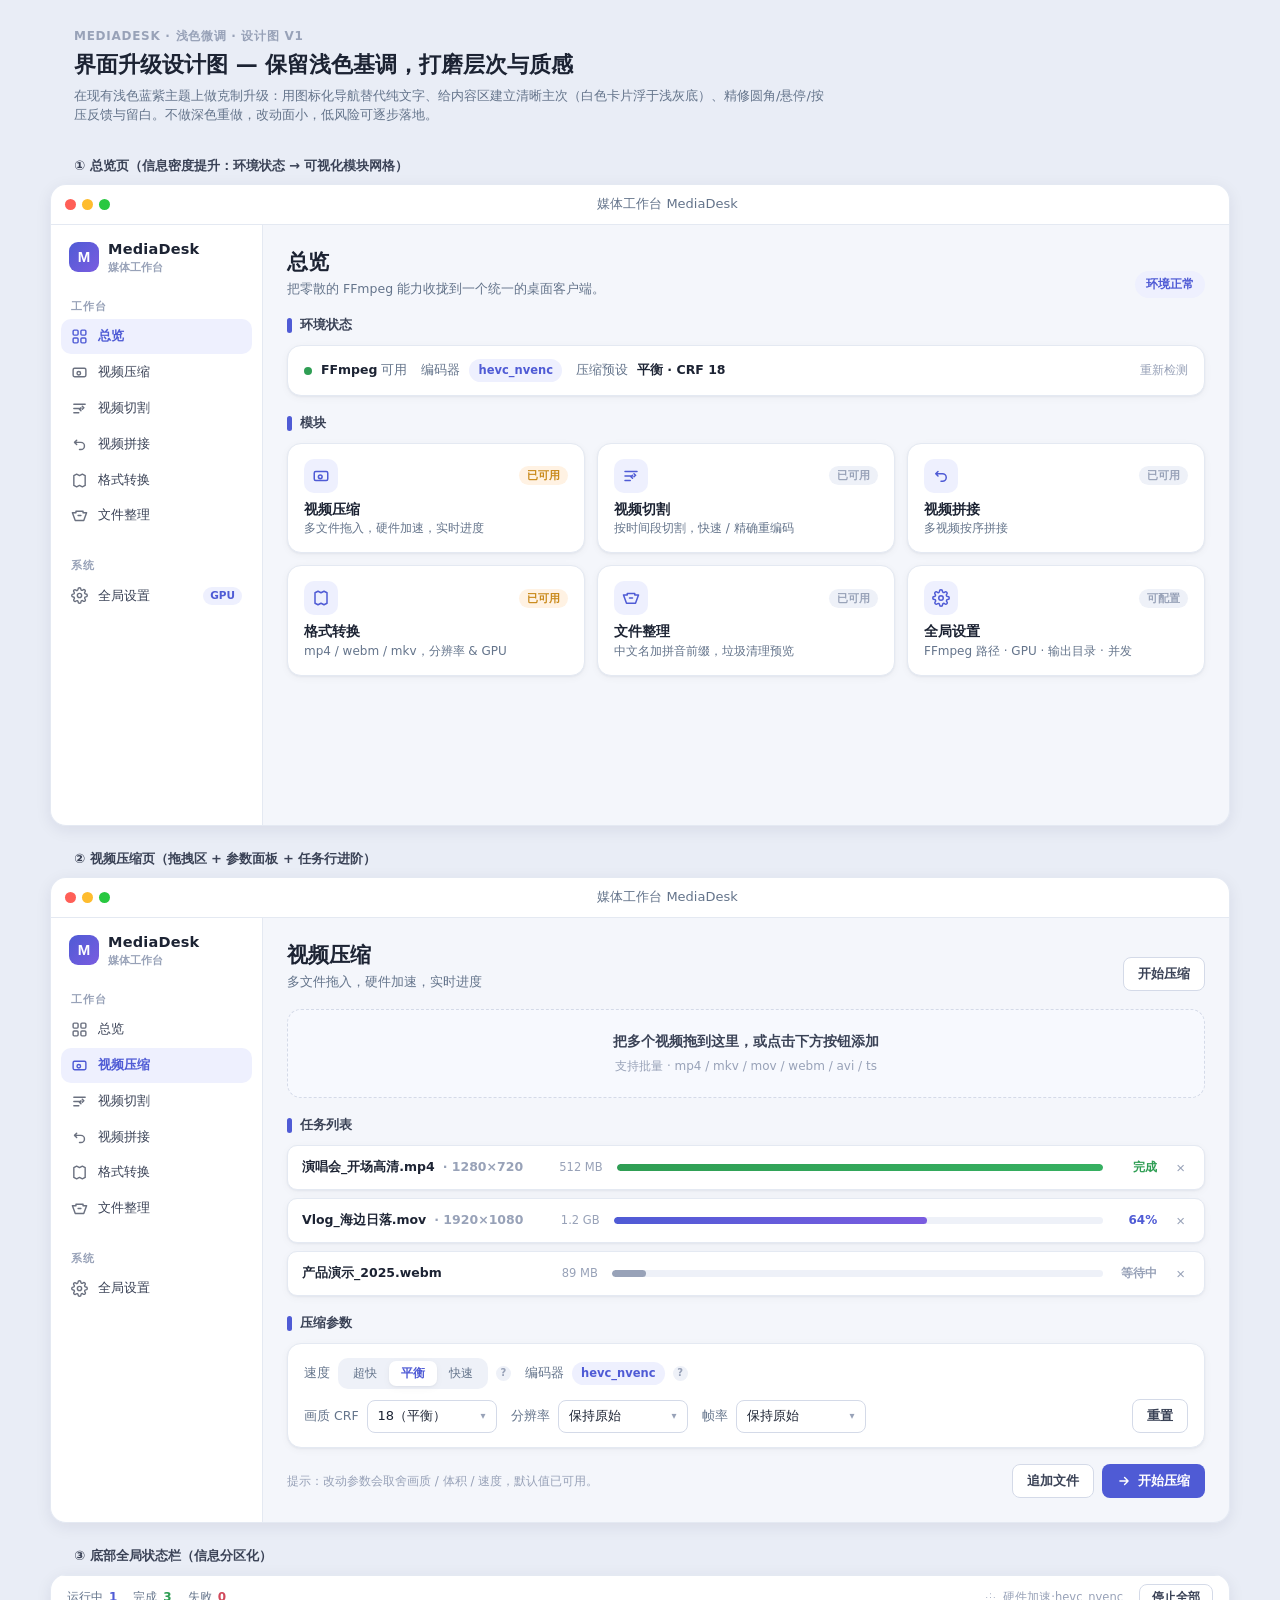
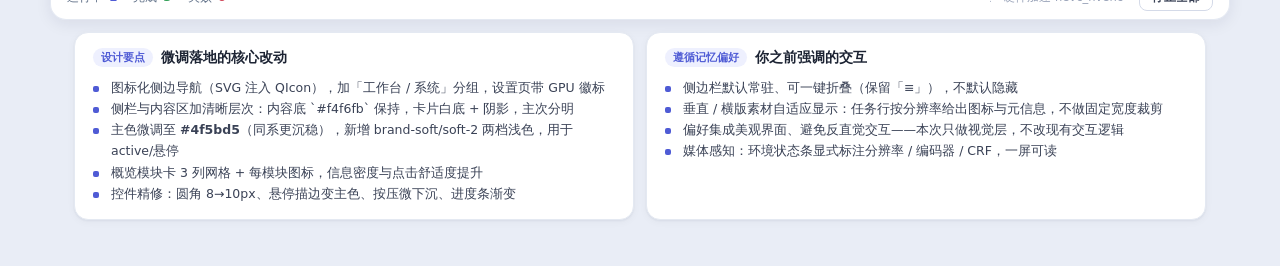
<file: docs/ui-design/ui-redesign-mockup.html>
<!DOCTYPE html>
<html lang="zh-CN">
<head>
<meta charset="UTF-8">
<meta name="viewport" content="width=device-width, initial-scale=1.0">
<title>MediaDesk 界面升级设计图 · 浅色微调版</title>
<style>
  :root{
    --bg:#f4f6fb; --surface:#ffffff; --surface-2:#f7f9fe; --surface-3:#eef1f8;
    --border:#e4e9f2; --border-strong:#d4dae8;
    --text-1:#1c2333; --text-2:#3a4256; --text-3:#64748b; --text-4:#98a2b8;
    --brand:#4f5bd5; --brand-hover:#3f49c2; --brand-soft:#eef0fe; --brand-soft-2:#e3e6fd;
    --accent:#0ea5b7; --ok:#2f9e54; --err:#d1495b; --warn:#c98a1b;
    --r-lg:14px; --r-md:10px; --r-sm:8px;
    --shadow-1:0 1px 2px rgba(20,30,60,.05),0 2px 8px rgba(20,30,60,.04);
    --shadow-2:0 4px 16px rgba(20,30,60,.08);
    --font:"Microsoft YaHei UI","Segoe UI",system-ui,sans-serif;
  }
  *{box-sizing:border-box;margin:0;padding:0;}
  body{font-family:var(--font);background:#e9edf6;color:var(--text-1);font-size:14px;line-height:1.45;}
  .hero{max-width:1180px;margin:0 auto;padding:28px 24px 8px;}
  .hero .kicker{font-size:12px;color:var(--text-4);font-weight:600;letter-spacing:.06em;text-transform:uppercase;}
  .hero h1{font-size:22px;font-weight:700;margin:4px 0 6px;}
  .hero p{color:var(--text-3);font-size:13px;max-width:760px;}
  .topic{max-width:1180px;margin:6px auto;padding:18px 24px 2px;font-size:13px;color:var(--text-2);font-weight:700;}
  .app-preview{max-width:1180px;margin:0 auto 6px;border-radius:16px;overflow:hidden;box-shadow:var(--shadow-2);border:1px solid var(--border);}
  .win-titlebar{background:var(--surface);border-bottom:1px solid var(--border);display:flex;align-items:center;gap:10px;padding:0 14px;height:40px;}
  .win-dots{display:flex;gap:6px;}
  .win-dots i{width:11px;height:11px;border-radius:50%;display:block;}
  .win-dots i:first-child{background:#ff5f57;} .win-dots i:nth-child(2){background:#febc2e;} .win-dots i:nth-child(3){background:#28c840;}
  .frame{display:flex;min-height:600px;background:var(--bg);}

  /* -------- 侧边栏（浅色，带图标） -------- */
  .side{width:212px;background:var(--surface);border-right:1px solid var(--border);display:flex;flex-direction:column;padding:12px 10px 10px;}
  .brand{display:flex;align-items:center;gap:9px;padding:2px 8px 14px;}
  .brand .logo{width:30px;height:30px;border-radius:9px;background:linear-gradient(135deg,var(--brand),#7a5ce0);display:flex;align-items:center;justify-content:center;color:#fff;font-size:15px;font-weight:800;font-family:"Segoe UI",sans-serif;}
  .brand b{font-size:14.5px;font-weight:700;letter-spacing:.2px;}
  .brand span{display:block;font-size:10.5px;color:var(--text-4);font-weight:600;}
  .nav-group{font-size:10.5px;color:var(--text-4);font-weight:700;letter-spacing:.08em;padding:10px 10px 5px;}
  .nav-item{display:flex;align-items:center;gap:10px;padding:8px 10px;border-radius:var(--r-md);color:var(--text-2);font-size:13px;cursor:pointer;margin-bottom:1px;transition:background .12s,color .12s;}
  .nav-item .ico{width:17px;height:17px;display:flex;align-items:center;justify-content:center;opacity:.75;flex:none;}
  .nav-item svg{width:17px;height:17px;}
  .nav-item:hover{background:var(--surface-3);color:var(--text-1);}
  .nav-item.active{background:var(--brand-soft);color:var(--brand);font-weight:600;}
  .nav-item.active .ico{opacity:1;color:var(--brand);}
  .nav-item .badge{margin-left:auto;font-size:10.5px;background:var(--brand-soft);color:var(--brand);border-radius:999px;padding:1px 7px;font-weight:700;}

  /* -------- 内容区 -------- */
  .content{flex:1;padding:22px 24px 24px;overflow:auto;}
  .page-head{display:flex;align-items:flex-end;justify-content:space-between;margin-bottom:18px;}
  .page-head h2{font-size:21px;font-weight:700;}
  .page-head .sub{color:var(--text-3);font-size:12.5px;margin-top:3px;}
  .page-head .right{display:flex;gap:8px;align-items:center;}
  .chip{background:var(--brand-soft);color:var(--brand);font-size:12px;font-weight:700;border-radius:999px;padding:5px 11px;display:flex;align-items:center;gap:6px;}

  .dropzone{border:1.5px dashed var(--border-strong);background:var(--surface-2);border-radius:var(--r-lg);padding:22px;display:flex;flex-direction:column;align-items:center;gap:6px;color:var(--text-3);cursor:pointer;transition:border-color .15s,background .15s;}
  .dropzone:hover{border-color:var(--brand);background:var(--brand-soft-2);}
  .dropzone .big{font-size:13.5px;font-weight:600;color:var(--text-2);}
  .dropzone .small{font-size:12px;color:var(--text-4);}

  .section-title{display:flex;align-items:center;gap:8px;font-size:13px;font-weight:700;color:var(--text-2);margin:18px 0 10px;}
  .section-title .dot{width:5px;height:15px;border-radius:3px;background:var(--brand);}

  /* 环境状态条 */
  .env-strip{display:flex;align-items:center;gap:14px;background:var(--surface);border:1px solid var(--border);border-radius:var(--r-lg);padding:13px 16px;box-shadow:var(--shadow-1);flex-wrap:wrap;}
  .env-item{display:flex;align-items:center;gap:9px;font-size:12.5px;color:var(--text-3);}
  .env-item b{color:var(--text-1);font-weight:600;}
  .pill{font-size:11.5px;border-radius:999px;padding:3px 9px;font-weight:600;}
  .pill.ok{background:#e9f7ee;color:var(--ok);}
  .pill.gpu{background:var(--brand-soft);color:var(--brand);}
  .env-item .dotstat{width:8px;height:8px;border-radius:50%;background:var(--ok);}

  /* 概览模块卡 */
  .mod-grid{display:grid;grid-template-columns:repeat(3,1fr);gap:12px;}
  .mod-card{background:var(--surface);border:1px solid var(--border);border-radius:var(--r-lg);padding:15px 16px;box-shadow:var(--shadow-1);transition:box-shadow .15s,transform .15s,border-color .15s;cursor:pointer;}
  .mod-card:hover{border-color:var(--brand);box-shadow:var(--shadow-2);transform:translateY(-1px);}
  .mod-head{display:flex;align-items:center;justify-content:space-between;margin-bottom:7px;}
  .mod-icon{width:34px;height:34px;border-radius:10px;display:flex;align-items:center;justify-content:center;}
  .mod-icon svg{width:18px;height:18px;}
  .mod-icon.m1{background:var(--brand-soft);color:var(--brand);}
  .mod-card h3{font-size:13.5px;font-weight:700;}
  .mod-card .b{font-size:10.5px;color:var(--text-4);background:var(--surface-3);border-radius:999px;padding:2px 8px;font-weight:600;}
  .mod-card .b.hot{background:#fff2e3;color:var(--warn);}
  .mod-card p{font-size:12px;color:var(--text-3);line-height:1.5;}

  /* 参数面板 */
  .param-card{background:var(--surface);border:1px solid var(--border);border-radius:var(--r-lg);padding:14px 16px;box-shadow:var(--shadow-1);}
  .param-row{display:flex;align-items:center;gap:14px;flex-wrap:wrap;}
  .field{display:flex;align-items:center;gap:8px;font-size:12.5px;color:var(--text-3);}
  .combo{background:var(--surface);border:1px solid var(--border-strong);border-radius:var(--r-sm);padding:6px 10px;font-size:13px;color:var(--text-1);display:flex;align-items:center;gap:16px;cursor:pointer;min-width:130px;justify-content:space-between;transition:border-color .12s,box-shadow .12s;}
  .combo:hover{border-color:var(--brand);}
  .combo .caret{color:var(--text-4);font-size:10px;}
  .seg{display:flex;background:var(--surface-3);border-radius:var(--r-md);padding:3px;}
  .seg span{font-size:12px;padding:4px 12px;border-radius:7px;color:var(--text-3);cursor:pointer;}
  .seg span.on{background:var(--surface);color:var(--brand);font-weight:600;box-shadow:var(--shadow-1);}
  .help{width:15px;height:15px;border-radius:50%;background:var(--surface-3);color:var(--text-4);font-size:10px;font-weight:700;display:inline-flex;align-items:center;justify-content:center;cursor:help;}

  .btn{padding:7px 14px;border-radius:var(--r-sm);font-size:13px;font-weight:600;cursor:pointer;display:inline-flex;align-items:center;gap:7px;transition:all .12s;border:1px solid transparent;}
  .btn-primary{background:var(--brand);color:#fff;}
  .btn-primary:hover{background:var(--brand-hover);}
  .btn-primary:active{transform:translateY(.5px);}
  .btn-primary svg{width:14px;height:14px;}
  .btn-ghost{background:var(--surface);color:var(--text-2);border-color:var(--border-strong);}
  .btn-ghost:hover{border-color:var(--brand);color:var(--brand);background:var(--brand-soft);}

  /* 任务行 */
  .task-card{background:var(--surface);border:1px solid var(--border);border-radius:var(--r-md);padding:11px 14px;box-shadow:var(--shadow-1);margin-bottom:8px;display:flex;align-items:center;gap:14px;}
  .task-card .tname{font-size:12.5px;font-weight:600;color:var(--text-1);min-width:120px;flex:1;display:flex;align-items:center;gap:8px;overflow:hidden;white-space:nowrap;}
  .task-card .tname em{font-style:normal;color:var(--text-4);}
  .task-card .sz{font-size:11.5px;color:var(--text-4);flex:none;}
  .task-card .bar{height:7px;background:var(--surface-3);border-radius:999px;flex:2;overflow:hidden;min-width:80px;}
  .task-card .bar i{display:block;height:100%;width:64%;background:linear-gradient(90deg,var(--brand),#7a5ce0);border-radius:999px;}
  .task-card .pct{font-size:12px;font-weight:700;color:var(--brand);flex:none;width:40px;text-align:right;}
  .task-card .pct.done{color:var(--ok);}
  .task-card .close{color:var(--text-4);background:none;border:none;font-size:15px;cursor:pointer;padding:2px 5px;border-radius:6px;}
  .task-card .close:hover{color:var(--err);background:#fdecef;}

  .footer-actions{display:flex;align-items:center;justify-content:space-between;margin-top:16px;}
  .tc{color:var(--text-4);font-size:12px;}

  /* 底部状态栏 */
  .statusbar{display:flex;align-items:center;gap:16px;background:var(--surface);border-top:1px solid var(--border);padding:8px 16px;font-size:12px;color:var(--text-3);}
  .statusbar .kv{display:flex;align-items:center;gap:6px;}
  .statusbar .kv b{color:var(--text-1);}
  .statusbar .spacer{flex:1;}
  .statusbar .hint{color:var(--text-4);font-size:11.5px;display:flex;align-items:center;gap:6px;}

  .annotations{max-width:1180px;margin:0 auto 40px;padding:6px 24px;display:grid;grid-template-columns:1fr 1fr;gap:12px;}
  .ann-card{background:var(--surface);border:1px solid var(--border);border-radius:var(--r-lg);padding:15px 18px;box-shadow:var(--shadow-1);}
  .ann-card h4{font-size:13.5px;font-weight:700;margin-bottom:9px;display:flex;align-items:center;gap:8px;}
  .ann-card ul{list-style:none;}
  .ann-card li{font-size:12.5px;color:var(--text-2);line-height:1.7;padding-left:18px;position:relative;}
  .ann-card li:before{content:"";position:absolute;left:0;top:9px;width:6px;height:6px;border-radius:2px;background:var(--brand);}
  .tag{font-size:10.5px;border-radius:999px;padding:2px 8px;font-weight:700;}
  .tag.pl{background:var(--brand-soft);color:var(--brand);}
</style>
</head>
<body>

<div class="hero">
  <div class="kicker">MediaDesk · 浅色微调 · 设计图 v1</div>
  <h1>界面升级设计图 — 保留浅色基调，打磨层次与质感</h1>
  <p>在现有浅色蓝紫主题上做克制升级：用图标化导航替代纯文字、给内容区建立清晰主次（白色卡片浮于浅灰底）、精修圆角/悬停/按压反馈与留白。不做深色重做，改动面小，低风险可逐步落地。</p>
</div>

<!-- ======== 概览页 ======== -->
<div class="topic">① 总览页（信息密度提升：环境状态 → 可视化模块网格）</div>
<div class="app-preview">
  <div class="win-titlebar"><div class="win-dots"><i></i><i></i><i></i></div><span style="font-size:13px;color:var(--text-3);flex:1;text-align:center;">媒体工作台 MediaDesk</span></div>
  <div class="frame">
    <aside class="side">
      <div class="brand"><div class="logo">M</div><div><b>MediaDesk</b><span>媒体工作台</span></div></div>
      <div class="nav-group">工作台</div>
      <div class="nav-item active"><span class="ico"><svg viewBox="0 0 24 24" fill="none" stroke="currentColor" stroke-width="2" stroke-linecap="round" stroke-linejoin="round"><rect x="3" y="3" width="7" height="7" rx="1.5"/><rect x="14" y="3" width="7" height="7" rx="1.5"/><rect x="3" y="14" width="7" height="7" rx="1.5"/><rect x="14" y="14" width="7" height="7" rx="1.5"/></svg></span>总览</div>
      <div class="nav-item"><span class="ico"><svg viewBox="0 0 24 24" fill="none" stroke="currentColor" stroke-width="2" stroke-linecap="round" stroke-linejoin="round"><path d="M21 8v8a2 2 0 0 1-2 2H5a2 2 0 0 1-2-2V8a2 2 0 0 1 2-2h14a2 2 0 0 1 2 2z"/><circle cx="11" cy="13" r="2.5"/></svg></span>视频压缩</div>
      <div class="nav-item"><span class="ico"><svg viewBox="0 0 24 24" fill="none" stroke="currentColor" stroke-width="2" stroke-linecap="round"><path d="M4 6h16M4 12h10M4 18h7M14 15l-2-2 2-2M16 9l2 2-2 2"/></svg></span>视频切割</div>
      <div class="nav-item"><span class="ico"><svg viewBox="0 0 24 24" fill="none" stroke="currentColor" stroke-width="2" stroke-linecap="round" stroke-linejoin="round"><path d="M8 6L5 9l3 3M5 9h9a5 5 0 0 1 0 10h-2"/></svg></span>视频拼接</div>
      <div class="nav-item"><span class="ico"><svg viewBox="0 0 24 24" fill="none" stroke="currentColor" stroke-width="2" stroke-linecap="round" stroke-linejoin="round"><path d="M4 5l4-2 4 2 4-2 4 2v14l-4 2-4-2-4 2-4-2z"/></svg></span>格式转换</div>
      <div class="nav-item"><span class="ico"><svg viewBox="0 0 24 24" fill="none" stroke="currentColor" stroke-width="2" stroke-linecap="round" stroke-linejoin="round"><path d="M2 8h5V6h10v2h5l-4 11H6z"/><path d="M10 12h4"/></svg></span>文件整理</div>
      <div class="nav-group" style="margin-top:14px;">系统</div>
      <div class="nav-item"><span class="ico"><svg viewBox="0 0 24 24" fill="none" stroke="currentColor" stroke-width="2" stroke-linecap="round" stroke-linejoin="round"><circle cx="12" cy="12" r="3"/><path d="M19.4 15a1.65 1.65 0 0 0 .33 1.82l.06.06a2 2 0 1 1-2.83 2.83l-.06-.06a1.65 1.65 0 0 0-1.82-.33 1.65 1.65 0 0 0-1 1.51V21a2 2 0 1 1-4 0v-.09a1.65 1.65 0 0 0-1-1.51 1.65 1.65 0 0 0-1.82.33l-.06.06a2 2 0 1 1-2.83-2.83l.06-.06a1.65 1.65 0 0 0 .33-1.82 1.65 1.65 0 0 0-1.51-1H3a2 2 0 1 1 0-4h.09a1.65 1.65 0 0 0 1.51-1 1.65 1.65 0 0 0-.33-1.82l-.06-.06a2 2 0 1 1 2.83-2.83l.06.06a1.65 1.65 0 0 0 1.82.33h0a1.65 1.65 0 0 0 1-1.51V3a2 2 0 1 1 4 0v.09a1.65 1.65 0 0 0 1 1.51h0a1.65 1.65 0 0 0 1.82-.33l.06-.06a2 2 0 1 1 2.83 2.83l-.06.06a1.65 1.65 0 0 0-.33 1.82v0a1.65 1.65 0 0 0 1.51 1H21a2 2 0 1 1 0 4h-.09a1.65 1.65 0 0 0-1.51 1z"/></svg></span>全局设置 <span class="badge">GPU</span></div>
      <div style="flex:1"></div>
    </aside>
    <div class="content">
      <div class="page-head">
        <div><h2>总览</h2><div class="sub">把零散的 FFmpeg 能力收拢到一个统一的桌面客户端。</div></div>
        <div class="right"><span class="chip">环境正常</span></div>
      </div>

      <div class="section-title"><span class="dot"></span>环境状态</div>
      <div class="env-strip">
        <div class="env-item"><span class="dotstat"></span><span><b>FFmpeg</b> 可用</span></div>
        <div class="env-item"><span>编码器</span><span class="pill gpu">hevc_nvenc</span></div>
        <div class="env-item"><span>压缩预设</span><b>平衡 · CRF 18</b></div>
        <div style="flex:1"></div>
        <span style="font-size:12px;color:var(--text-4);">重新检测</span>
      </div>

      <div class="section-title"><span class="dot"></span>模块</div>
      <div class="mod-grid">
        <div class="mod-card">
          <div class="mod-head"><div class="mod-icon m1"><svg viewBox="0 0 24 24" fill="none" stroke="currentColor" stroke-width="2" stroke-linecap="round"><path d="M21 8v8a2 2 0 0 1-2 2H5a2 2 0 0 1-2-2V8a2 2 0 0 1 2-2h14a2 2 0 0 1 2 2z"/><circle cx="11" cy="13" r="2.5"/></svg></div><span class="b hot">已可用</span></div>
          <h3>视频压缩</h3>
          <p>多文件拖入，硬件加速，实时进度</p>
        </div>
        <div class="mod-card">
          <div class="mod-head"><div class="mod-icon m1"><svg viewBox="0 0 24 24" fill="none" stroke="currentColor" stroke-width="2" stroke-linecap="round"><path d="M4 6h16M4 12h10M4 18h7M14 15l-2-2 2-2M16 9l2 2-2 2"/></svg></div><span class="b">已可用</span></div>
          <h3>视频切割</h3>
          <p>按时间段切割，快速 / 精确重编码</p>
        </div>
        <div class="mod-card">
          <div class="mod-head"><div class="mod-icon m1"><svg viewBox="0 0 24 24" fill="none" stroke="currentColor" stroke-width="2" stroke-linecap="round" stroke-linejoin="round"><path d="M8 6L5 9l3 3M5 9h9a5 5 0 0 1 0 10h-2"/></svg></div><span class="b">已可用</span></div>
          <h3>视频拼接</h3>
          <p>多视频按序拼接</p>
        </div>
        <div class="mod-card">
          <div class="mod-head"><div class="mod-icon m1"><svg viewBox="0 0 24 24" fill="none" stroke="currentColor" stroke-width="2" stroke-linecap="round" stroke-linejoin="round"><path d="M4 5l4-2 4 2 4-2 4 2v14l-4 2-4-2-4 2-4-2z"/></svg></div><span class="b hot">已可用</span></div>
          <h3>格式转换</h3>
          <p>mp4 / webm / mkv，分辨率 & GPU</p>
        </div>
        <div class="mod-card">
          <div class="mod-head"><div class="mod-icon m1"><svg viewBox="0 0 24 24" fill="none" stroke="currentColor" stroke-width="2" stroke-linecap="round" stroke-linejoin="round"><path d="M2 8h5V6h10v2h5l-4 11H6z"/><path d="M10 12h4"/></svg></div><span class="b">已可用</span></div>
          <h3>文件整理</h3>
          <p>中文名加拼音前缀，垃圾清理预览</p>
        </div>
        <div class="mod-card">
          <div class="mod-head"><div class="mod-icon m1"><svg viewBox="0 0 24 24" fill="none" stroke="currentColor" stroke-width="2" stroke-linecap="round" stroke-linejoin="round"><circle cx="12" cy="12" r="3"/><path d="M19.4 15a1.65 1.65 0 0 0 .33 1.82l.06.06a2 2 0 1 1-2.83 2.83l-.06-.06a1.65 1.65 0 0 0-1.82-.33 1.65 1.65 0 0 0-1 1.51V21a2 2 0 1 1-4 0v-.09a1.65 1.65 0 0 0-1-1.51 1.65 1.65 0 0 0-1.82.33l-.06.06a2 2 0 1 1-2.83-2.83l.06-.06a1.65 1.65 0 0 0 .33-1.82 1.65 1.65 0 0 0-1.51-1H3a2 2 0 1 1 0-4h.09a1.65 1.65 0 0 0 1.51-1 1.65 1.65 0 0 0-.33-1.82l-.06-.06a2 2 0 1 1 2.83-2.83l.06.06a1.65 1.65 0 0 0 1.82.33h0a1.65 1.65 0 0 0 1-1.51V3a2 2 0 1 1 4 0v.09a1.65 1.65 0 0 0 1 1.51h0a1.65 1.65 0 0 0 1.82-.33l.06-.06a2 2 0 1 1 2.83 2.83l-.06.06a1.65 1.65 0 0 0-.33 1.82v0a1.65 1.65 0 0 0 1.51 1H21a2 2 0 1 1 0 4h-.09a1.65 1.65 0 0 0-1.51 1z"/></svg></div><span class="b">可配置</span></div>
          <h3>全局设置</h3>
          <p>FFmpeg 路径 · GPU · 输出目录 · 并发</p>
        </div>
      </div>
    </div>
  </div>
</div>

<!-- ======== 压缩页 ======== -->
<div class="topic">② 视频压缩页（拖拽区 + 参数面板 + 任务行进阶）</div>
<div class="app-preview">
  <div class="win-titlebar"><div class="win-dots"><i></i><i></i><i></i></div><span style="font-size:13px;color:var(--text-3);flex:1;text-align:center;">媒体工作台 MediaDesk</span></div>
  <div class="frame">
    <aside class="side">
      <div class="brand"><div class="logo">M</div><div><b>MediaDesk</b><span>媒体工作台</span></div></div>
      <div class="nav-group">工作台</div>
      <div class="nav-item"><span class="ico"><svg viewBox="0 0 24 24" fill="none" stroke="currentColor" stroke-width="2" stroke-linecap="round" stroke-linejoin="round"><rect x="3" y="3" width="7" height="7" rx="1.5"/><rect x="14" y="3" width="7" height="7" rx="1.5"/><rect x="3" y="14" width="7" height="7" rx="1.5"/><rect x="14" y="14" width="7" height="7" rx="1.5"/></svg></span>总览</div>
      <div class="nav-item active"><span class="ico"><svg viewBox="0 0 24 24" fill="none" stroke="currentColor" stroke-width="2" stroke-linecap="round" stroke-linejoin="round"><path d="M21 8v8a2 2 0 0 1-2 2H5a2 2 0 0 1-2-2V8a2 2 0 0 1 2-2h14a2 2 0 0 1 2 2z"/><circle cx="11" cy="13" r="2.5"/></svg></span>视频压缩</div>
      <div class="nav-item"><span class="ico"><svg viewBox="0 0 24 24" fill="none" stroke="currentColor" stroke-width="2" stroke-linecap="round"><path d="M4 6h16M4 12h10M4 18h7M14 15l-2-2 2-2M16 9l2 2-2 2"/></svg></span>视频切割</div>
      <div class="nav-item"><span class="ico"><svg viewBox="0 0 24 24" fill="none" stroke="currentColor" stroke-width="2" stroke-linecap="round" stroke-linejoin="round"><path d="M8 6L5 9l3 3M5 9h9a5 5 0 0 1 0 10h-2"/></svg></span>视频拼接</div>
      <div class="nav-item"><span class="ico"><svg viewBox="0 0 24 24" fill="none" stroke="currentColor" stroke-width="2" stroke-linecap="round" stroke-linejoin="round"><path d="M4 5l4-2 4 2 4-2 4 2v14l-4 2-4-2-4 2-4-2z"/></svg></span>格式转换</div>
      <div class="nav-item"><span class="ico"><svg viewBox="0 0 24 24" fill="none" stroke="currentColor" stroke-width="2" stroke-linecap="round" stroke-linejoin="round"><path d="M2 8h5V6h10v2h5l-4 11H6z"/><path d="M10 12h4"/></svg></span>文件整理</div>
      <div class="nav-group" style="margin-top:14px;">系统</div>
      <div class="nav-item"><span class="ico"><svg viewBox="0 0 24 24" fill="none" stroke="currentColor" stroke-width="2" stroke-linecap="round" stroke-linejoin="round"><circle cx="12" cy="12" r="3"/><path d="M19.4 15a1.65 1.65 0 0 0 .33 1.82l.06.06a2 2 0 1 1-2.83 2.83l-.06-.06a1.65 1.65 0 0 0-1.82-.33 1.65 1.65 0 0 0-1 1.51V21a2 2 0 1 1-4 0v-.09a1.65 1.65 0 0 0-1-1.51 1.65 1.65 0 0 0-1.82.33l-.06.06a2 2 0 1 1-2.83-2.83l.06-.06a1.65 1.65 0 0 0 .33-1.82 1.65 1.65 0 0 0-1.51-1H3a2 2 0 1 1 0-4h.09a1.65 1.65 0 0 0 1.51-1 1.65 1.65 0 0 0-.33-1.82l-.06-.06a2 2 0 1 1 2.83-2.83l.06.06a1.65 1.65 0 0 0 1.82.33h0a1.65 1.65 0 0 0 1-1.51V3a2 2 0 1 1 4 0v.09a1.65 1.65 0 0 0 1 1.51h0a1.65 1.65 0 0 0 1.82-.33l.06-.06a2 2 0 1 1 2.83 2.83l-.06.06a1.65 1.65 0 0 0-.33 1.82v0a1.65 1.65 0 0 0 1.51 1H21a2 2 0 1 1 0 4h-.09a1.65 1.65 0 0 0-1.51 1z"/></svg></span>全局设置</div>
      <div style="flex:1"></div>
    </aside>
    <div class="content">
      <div class="page-head">
        <div><h2>视频压缩</h2><div class="sub">多文件拖入，硬件加速，实时进度</div></div>
        <div class="right"><button class="btn btn-ghost">开始压缩</button></div>
      </div>

      <div class="dropzone">
        <div class="big">把多个视频拖到这里，或点击下方按钮添加</div>
        <div class="small">支持批量 · mp4 / mkv / mov / webm / avi / ts</div>
      </div>

      <div class="section-title"><span class="dot"></span>任务列表</div>
      <div class="task-card">
        <div class="tname">演唱会_开场高清.mp4 <em>· 1280×720</em></div>
        <div class="sz">512 MB</div>
        <div class="bar"><i style="width:100%;background:linear-gradient(90deg,#2f9e54,#36b061)"></i></div>
        <div class="pct done">完成</div>
        <button class="close">×</button>
      </div>
      <div class="task-card">
        <div class="tname">Vlog_海边日落.mov <em>· 1920×1080</em></div>
        <div class="sz">1.2 GB</div>
        <div class="bar"><i style="width:64%"></i></div>
        <div class="pct">64%</div>
        <button class="close">×</button>
      </div>
      <div class="task-card">
        <div class="tname">产品演示_2025.webm</div>
        <div class="sz">89 MB</div>
        <div class="bar"><i style="width:7%;background:var(--text-4)"></i></div>
        <div class="pct" style="color:var(--text-4);font-weight:600;">等待中</div>
        <button class="close">×</button>
      </div>

      <div class="section-title"><span class="dot"></span>压缩参数</div>
      <div class="param-card">
        <div class="param-row">
          <div class="field">速度 <div class="seg"><span>超快</span><span class="on">平衡</span><span>快速</span></div><span class="help">?</span></div>
          <div class="field">编码器 <span class="pill gpu">hevc_nvenc</span><span class="help">?</span></div>
        </div>
        <div style="height:10px"></div>
        <div class="param-row">
          <div class="field">画质 CRF <div class="combo">18（平衡）<span class="caret">▾</span></div></div>
          <div class="field">分辨率 <div class="combo">保持原始<span class="caret">▾</span></div></div>
          <div class="field">帧率 <div class="combo">保持原始<span class="caret">▾</span></div></div>
          <div style="flex:1"></div>
          <button class="btn btn-ghost">重置</button>
        </div>
      </div>

      <div class="footer-actions">
        <span class="tc">提示：改动参数会取舍画质 / 体积 / 速度，默认值已可用。</span>
        <div style="display:flex;gap:8px;"><button class="btn btn-ghost">追加文件</button><button class="btn btn-primary"><svg viewBox="0 0 24 24" fill="none" stroke="currentColor" stroke-width="2.4" stroke-linecap="round" stroke-linejoin="round"><path d="M5 12h14M13 6l6 6-6 6"/></svg>开始压缩</button></div>
      </div>
    </div>
  </div>
</div>

<!-- ======== 底部状态栏 ======== -->
<div class="topic">③ 底部全局状态栏（信息分区化）</div>
<div class="app-preview">
  <div class="statusbar">
    <span class="kv">运行中 <b style="color:var(--brand)">1</b></span>
    <span class="kv">完成 <b style="color:var(--ok)">3</b></span>
    <span class="kv">失败 <b style="color:var(--err)">0</b></span>
    <span class="spacer"></span>
    <span class="hint"><svg width="13" height="13" viewBox="0 0 24 24" fill="currentColor"><circle cx="12" cy="12" r="1"/><circle cx="12" cy="5" r="1"/><circle cx="12" cy="19" r="1"/><circle cx="5" cy="12" r="1"/><circle cx="19" cy="12" r="1"/></svg>硬件加速·hevc_nvenc</span>
    <button class="btn btn-ghost" style="padding:4px 12px;font-size:12px;">停止全部</button>
  </div>
</div>

<!-- ======== 落地说明 ======== -->
<div class="annotations">
  <div class="ann-card">
    <h4><span class="tag pl">设计要点</span> 微调落地的核心改动</h4>
    <ul>
      <li>图标化侧边导航（SVG 注入 QIcon），加「工作台 / 系统」分组，设置页带 GPU 徽标</li>
      <li>侧栏与内容区加清晰层次：内容底 `#f4f6fb` 保持，卡片白底 + 阴影，主次分明</li>
      <li>主色微调至 <b>#4f5bd5</b>（同系更沉稳），新增 brand-soft/soft-2 两档浅色，用于 active/悬停</li>
      <li>概览模块卡 3 列网格 + 每模块图标，信息密度与点击舒适度提升</li>
      <li>控件精修：圆角 8→10px、悬停描边变主色、按压微下沉、进度条渐变</li>
    </ul>
  </div>
  <div class="ann-card">
    <h4><span class="tag pl">遵循记忆偏好</span> 你之前强调的交互</h4>
    <ul>
      <li>侧边栏默认常驻、可一键折叠（保留「≡」），不默认隐藏</li>
      <li>垂直 / 横版素材自适应显示：任务行按分辨率给出图标与元信息，不做固定宽度裁剪</li>
      <li>偏好集成美观界面、避免反直觉交互——本次只做视觉层，不改现有交互逻辑</li>
      <li>媒体感知：环境状态条显式标注分辨率 / 编码器 / CRF，一屏可读</li>
    </ul>
  </div>
</div>

</body>
</html>
</file>
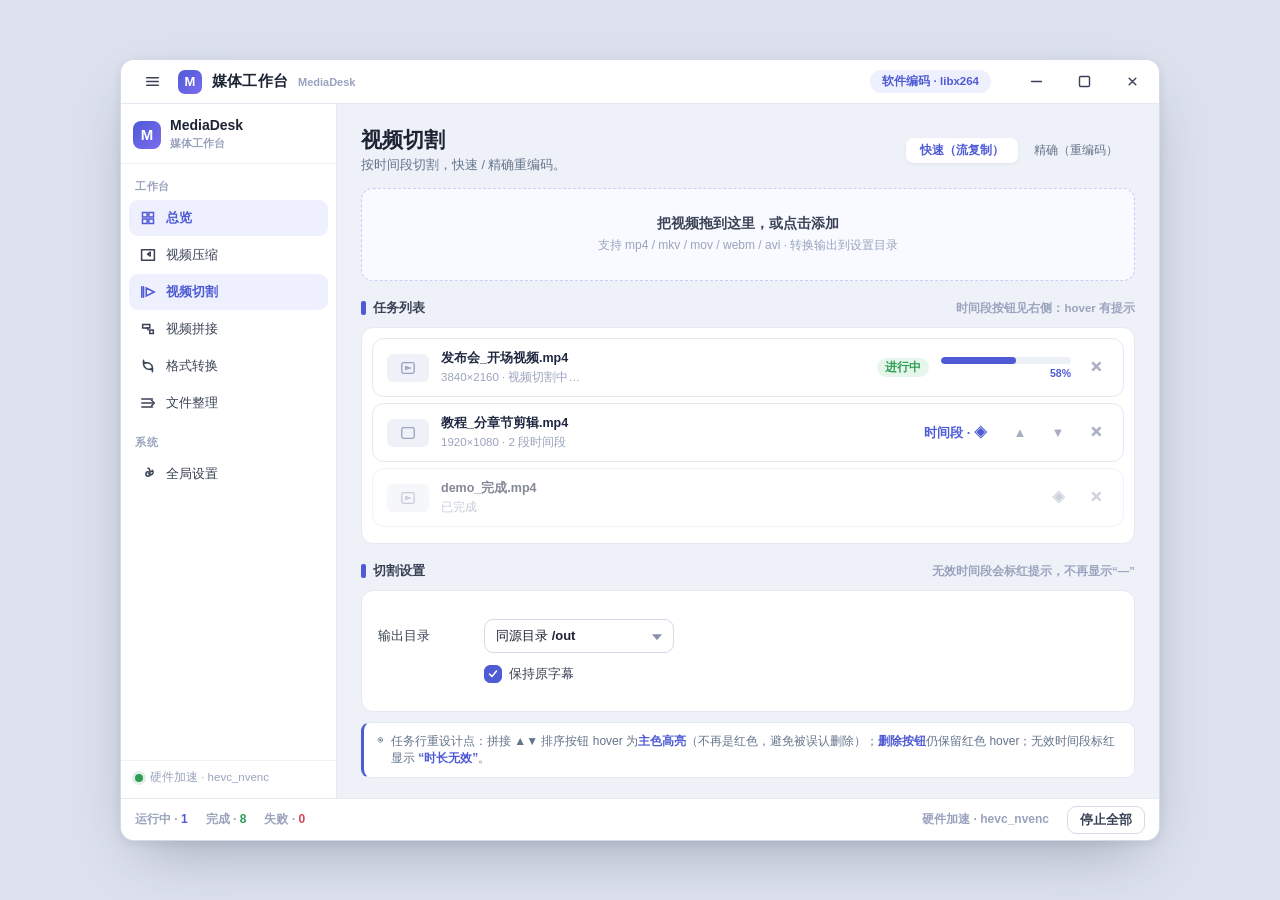
<file: docs/ui-design/ui-redesign-preview.html>
<!DOCTYPE html>
<html lang="zh-CN">
<head>
<meta charset="UTF-8">
<meta name="viewport" content="width=device-width, initial-scale=1.0">
<title>MediaDesk · 交互重设计预览</title>
<style>
  *{box-sizing:border-box;margin:0;padding:0;font-family:"Microsoft YaHei UI","Microsoft YaHei","Segoe UI",sans-serif;-webkit-font-smoothing:antialiased;}
  :root{
    --primary:#4f5bd5; --primary-h:#3f49c2; --primary-soft:#eef0fe;
    --bg:#eef1f8; --card:#ffffff; --line:#e4e9f2; --line-softer:#eef1f8;
    --text:#1c2333; --text-mid:#3a4256; --text-sub:#64748b; --text-weak:#9aa3bd;
    --green:#2f9e54; --green-bg:#e7f6ec; --red:#d1495b; --red-bg:#fdeeef; --amber:#c98a1b;
    --radius:12px; --radius-sm:9px;
  }
  body{background:#dde2ee;display:flex;align-items:center;justify-content:center;min-height:100vh;padding:28px;}
  /* ---------- 窗口外壳 ---------- */
  .win{width:1040px;max-width:100%;background:var(--card);border-radius:14px;overflow:hidden;
    box-shadow:0 24px 60px -20px rgba(31,39,64,.35), 0 2px 10px rgba(31,39,64,.08);
    border:1px solid #d3dae8;display:flex;flex-direction:column;}
  /* ---------- 标题栏 ---------- */
  .titlebar{height:44px;background:var(--card);border-bottom:1px solid var(--line);
    display:flex;align-items:center;padding:0 8px 0 16px;gap:10px;flex:none;}
  .titlebar .brand-tag{display:flex;align-items:center;gap:8px;color:var(--text);}
  .titlebar .brand-tag .logo{width:24px;height:24px;border-radius:7px;
    background:linear-gradient(135deg,#4f5bd5,#7b6cf0);display:flex;align-items:center;justify-content:center;
    color:#fff;font-weight:800;font-size:13px;}
  .titlebar .app-title{font-size:15px;font-weight:700;color:var(--text);letter-spacing:.2px;}
  .titlebar .tagline{font-size:11px;color:var(--text-weak);font-weight:600;}
  .titlebar .spacer{flex:1;}
  .env-caps{font-size:11.5px;color:var(--primary);background:var(--primary-soft);
    border-radius:999px;padding:4px 12px;font-weight:600;}
  .winbtn{width:38px;height:28px;border-radius:7px;border:1px solid transparent;background:transparent;
    display:flex;align-items:center;justify-content:center;color:#3a4256;cursor:pointer;}
  .winbtn:hover{background:#eef1f8;}
  .winbtn.close:hover{background:var(--red);color:#fff;}
  /* ---------- 主体 ---------- */
  .body{display:flex;min-height:520px;}
  /* ---------- 侧边栏 ---------- */
  .sidebar{width:216px;background:var(--card);border-right:1px solid var(--line);
    display:flex;flex-direction:column;flex:none;overflow:hidden;transition:width .19s cubic-bezier(.33,.9,.4,1);}
  .sidebar.collapsed{width:0;border-right:none;}
  .sbrand{padding:14px 12px 12px;border-bottom:1px solid var(--line-softer);display:flex;gap:9px;align-items:center;white-space:nowrap;}
  .sbrand .logo{width:28px;height:28px;border-radius:8px;flex:none;
    background:linear-gradient(135deg,#4f5bd5,#7b6cf0);display:flex;align-items:center;justify-content:center;
    color:#fff;font-weight:800;font-size:15px;}
  .sbrand b{font-size:14px;font-weight:800;color:var(--text);display:block;line-height:1.1;}
  .sbrand small{font-size:10.5px;color:var(--text-weak);font-weight:600;}
  .scontent{flex:1;padding:2px 0 8px;overflow:hidden;}
  .navgroup{color:var(--text-weak);font-size:10.5px;font-weight:700;letter-spacing:.06em;padding:14px 14px 5px;white-space:nowrap;}
  .navitem{display:flex;align-items:center;gap:10px;margin:1px 8px;padding:8px 10px;border-radius:9px;
    color:var(--text-mid);font-size:13px;cursor:pointer;white-space:nowrap;border:1px solid transparent;}
  .navitem:hover{background:#f2f4fb;color:#1f2740;}
  .navitem.sel{background:var(--primary-soft);color:var(--primary);font-weight:600;}
  .navitem .ico{width:16px;height:16px;flex:none;}
  .navitem .ico svg{width:100%;height:100%;}
  .sfooter{border-top:1px solid var(--line-softer);padding:9px 14px 13px;display:flex;gap:7px;align-items:center;white-space:nowrap;font-size:11.5px;color:var(--text-weak);}
  .sfooter .dot{width:8px;height:8px;border-radius:50%;background:var(--green);flex:none;box-shadow:0 0 0 3px rgba(47,158,84,.14);}
  /* ---------- 内容区 ---------- */
  .content{flex:1;background:var(--bg);padding:22px 24px 20px;overflow:auto;}
  .page-head{display:flex;align-items:center;margin-bottom:14px;}
  .page-head h1{font-size:21px;font-weight:700;color:var(--text);}
  .page-head p{font-size:12.5px;color:var(--text-sub);margin-top:3px;}
  .page-head .actions{margin-left:auto;display:flex;gap:8px;}
  /* 段落标题 */
  .section{display:flex;align-items:center;gap:7px;margin:18px 0 10px;}
  .section .dot{width:5px;height:14px;background:var(--primary);border-radius:2px;}
  .section span{font-size:13px;font-weight:700;color:var(--text-mid);}
  .section .hint{margin-left:auto;font-size:11.5px;color:var(--text-weak);}
  /* 卡片 */
  .card{background:var(--card);border:1px solid var(--line);border-radius:var(--radius);padding:16px;}
  /* 按钮 */
  .btn{border:1px solid transparent;border-radius:9px;padding:8px 14px;font-size:13px;font-weight:600;cursor:pointer;
    display:inline-flex;align-items:center;gap:6px;transition:.14s;background:#fff;color:var(--text-mid);border-color:#d3dae8;}
  .btn:hover{border-color:var(--primary);color:var(--primary);background:#f6f7fe;}
  .btn.primary{background:var(--primary);color:#fff;border-color:var(--primary);}
  .btn.primary:hover{background:var(--primary-h);border-color:var(--primary-h);}
  .btn.link{background:transparent;border:none;color:var(--primary);}
  .btn.link:hover{background:#eef0fe;border-color:transparent;}
  /* 下拉 */
  .select-wrap{position:relative;display:inline-block;}
  .select{appearance:none;-webkit-appearance:none;background:#fff;border:1px solid #d3dae8;border-radius:9px;
    padding:7px 32px 7px 11px;font-size:13px;color:var(--text);cursor:pointer;min-width:150px;}
  .select:hover{border-color:#aeb7d8;}
  .select:focus{outline:none;border-color:var(--primary);}
  .select-wrap::after{content:"";position:absolute;right:12px;top:50%;width:0;height:0;
    border-left:5px solid transparent;border-right:5px solid transparent;border-top:6px solid #8b93ab;transform:translateY(-30%);pointer-events:none;}
  .dd-pop{position:absolute;top:calc(100% + 4px);left:0;right:0;background:#fff;border:1px solid #d3dae8;border-radius:9px;
    box-shadow:0 10px 24px -12px rgba(31,39,64,.18);z-index:50;overflow:hidden;display:none;padding:4px;}
  .dd-pop.on{display:block;animation:dd .14s ease;}
  @keyframes dd{from{opacity:0;transform:translateY(-4px);}to{opacity:1;transform:none;}}
  .dd-item{padding:8px 12px;font-size:13px;color:var(--text);border-radius:6px;cursor:pointer;}
  .dd-item:hover{background:var(--primary-soft);color:var(--primary);}
  .dd-item.sel{background:var(--primary);color:#fff;font-weight:600;}
  /* 分段选择器 */
  .seg{display:inline-flex;background:#eef1f8;border-radius:9px;padding:3px;gap:2px;}
  .seg button{border:none;background:transparent;padding:4px 14px;border-radius:7px;font-size:12px;color:var(--text-sub);cursor:pointer;font-weight:500;}
  .seg button:hover{color:var(--text);}
  .seg button.sel{background:#fff;color:var(--primary);font-weight:600;box-shadow:0 1px 3px rgba(31,39,64,.08);}
  /* 拖拽区 */
  .dropbox{background:#f8faff;border:1.5px dashed #c6cff5;border-radius:var(--radius);padding:26px;text-align:center;display:flex;flex-direction:column;align-items:center;gap:4px;transition:.15s;cursor:pointer;}
  .dropbox:hover{border-color:var(--primary);background:#e3e6fd;}
  .dropbox b{font-size:13.5px;font-weight:600;color:var(--text-mid);}
  .dropbox small{font-size:12px;color:var(--text-weak);}
  /* 任务行 */
  .taskrow{background:#fff;border:1px solid var(--line);border-radius:var(--radius);padding:11px 14px;margin-bottom:6px;display:flex;align-items:center;gap:12px;}
  .taskrow .thumb{width:42px;height:28px;border-radius:6px;background:#eef1f8;flex:none;display:flex;align-items:center;justify-content:center;color:#9aa3bd;font-size:14px;}
  .taskrow .info{flex:1;min-width:0;}
  .taskrow .info b{font-size:12.5px;color:#1f2740;font-weight:600;display:block;white-space:nowrap;overflow:hidden;text-overflow:ellipsis;}
  .taskrow .info small{font-size:11.5px;color:var(--text-weak);}
  .taskrow .dur{font-size:12px;font-weight:600;color:var(--text-mid);width:64px;text-align:center;flex:none;}
  .taskrow .dur.bad{color:var(--red);}
  .iconbtn{width:26px;height:26px;border:none;background:transparent;border-radius:6px;color:#a7aec0;font-weight:700;font-size:13px;cursor:pointer;flex:none;}
  .iconbtn:hover{color:var(--primary);background:var(--primary-soft);}
  .iconbtn.danger:hover{color:var(--red);background:var(--red-bg);}
  /* 表单 */
  .formrow{display:flex;align-items:center;gap:10px;margin:12px 0;}
  .formrow label{width:96px;font-size:12.5px;color:var(--text-mid);flex:none;}
  .check{display:flex;align-items:center;gap:7px;font-size:13px;color:var(--text);cursor:pointer;}
  .check input{display:none;}
  .check .box{width:18px;height:18px;border:1px solid #c3cadb;border-radius:6px;background:#fff;flex:none;display:flex;align-items:center;justify-content:center;color:#fff;transition:.14s;}
  .check:hover .box{border-color:var(--primary);}
  .check.on .box{background:var(--primary);border-color:var(--primary);}
  .check .box svg{width:12px;height:12px;opacity:0;transform:scale(.5);transition:.14s;}
  .check.on .box svg{opacity:1;transform:scale(1);}
  .pill{font-size:11.5px;border-radius:999px;padding:3px 10px;font-weight:600;background:var(--primary-soft);color:var(--primary);white-space:nowrap;}
  .pill.soft{background:#f2f4fb;color:var(--text-sub);}
  .badge{font-size:10.5px;font-weight:600;border-radius:999px;padding:2px 9px;white-space:nowrap;}
  .badge.green{background:var(--green-bg);color:var(--green);}
  .badge.gray{background:#eef1f8;color:#64748b;}
  /* 总览模块卡片 */
  .grid{display:grid;grid-template-columns:repeat(3,1fr);gap:12px;}
  .modcard{background:#fff;border:1px solid var(--line);border-radius:var(--radius);padding:13px 15px;cursor:pointer;transition:.14s;}
  .modcard:hover{border-color:var(--primary);background:#fbfcff;transform:translateY(-1px);}
  .modcard:active{background:var(--primary-soft);}
  .modcard .head{display:flex;align-items:center;margin-bottom:8px;}
  .modcard .mic{width:32px;height:32px;border-radius:9px;background:var(--primary-soft);display:flex;align-items:center;justify-content:center;color:var(--primary);}
  .modcard .head .badge{margin-left:auto;}
  .modcard b{font-size:13.5px;font-weight:700;color:var(--text);}
  .modcard p{font-size:11.5px;color:var(--text-sub);line-height:1.5;margin-top:3px;}
  /* 弹窗 */
  .hidden{display:none!important;}
  .overlay{position:fixed;inset:0;background:rgba(28,35,51,.30);z-index:200;display:flex;align-items:center;justify-content:center;animation:fade .15s;}
  @keyframes fade{from{opacity:0;}to{opacity:1;}}
  .dlg{background:#fff;border-radius:14px;width:440px;max-width:92vw;box-shadow:0 24px 60px -16px rgba(31,39,64,.4);overflow:hidden;animation:pop .18s cubic-bezier(.3,1.4,.5,1);}
  @keyframes pop{from{opacity:0;transform:translateY(8px) scale(.97);}to{opacity:1;transform:none;}}
  .dlg .dhead{padding:16px 18px 0;display:flex;align-items:center;}
  .dlg .dhead b{font-size:15px;font-weight:700;color:var(--text);}
  .dlg .dbody{padding:12px 18px;}
  .dlg .dfoot{padding:0 18px 16px;display:flex;justify-content:flex-end;gap:8px;}
  .tfield{display:flex;align-items:center;gap:6px;}
  .tnum{width:64px;height:34px;border:1px solid #d3dae8;border-radius:9px;text-align:center;font-size:14px;font-weight:600;color:var(--text);display:flex;align-items:center;justify-content:center;position:relative;}
  .tnum .lab{position:absolute;right:6px;color:var(--text-weak);font-size:11px;font-weight:600;}
  .tsep{color:var(--text-weak);font-weight:700;}
  .tfield .badge{color:var(--red);border:1px solid var(--red);}
  .seg-list{margin-top:12px;border-top:1px solid var(--line-softer);padding-top:10px;display:flex;flex-direction:column;gap:8px;}
  .seg-item{display:flex;align-items:center;gap:8px;font-size:13px;color:var(--text);}
  .seg-item .no{width:20px;height:20px;border-radius:6px;background:var(--primary-soft);color:var(--primary);font-size:11px;font-weight:700;display:flex;align-items:center;justify-content:center;flex:none;}
  .seg-item .range{font-family:Consolas,"Microsoft YaHei";font-size:12.5px;color:var(--text-mid);}
  .seg-item .range b{color:var(--primary);}
  .seg-item .x{margin-left:auto;color:var(--text-weak);font-size:11px;}
  /* 状态栏 */
  .statusbar{height:42px;background:#fff;border-top:1px solid var(--line);display:flex;align-items:center;padding:0 14px;gap:18px;font-size:12px;color:var(--text-weak);font-weight:600;flex:none;}
  .statusbar .num{color:var(--text);}
  .statusbar .num.running{color:var(--primary);}
  .statusbar .num.done{color:var(--green);}
  .statusbar .num.failed{color:var(--red);}
  .statusbar .spacer{flex:1;}
  .tip{position:fixed;background:#fff;border:1px solid #d3dae8;border-radius:9px;padding:5px 9px;font-size:12px;color:var(--text);box-shadow:0 6px 14px -6px rgba(31,39,64,.2);z-index:300;pointer-events:none;opacity:0;transition:opacity .12s;white-space:nowrap;}
  .tip.show{opacity:1;}
  /* 副标题说明条 */
  .callout{display:flex;gap:8px;align-items:flex-start;background:#fff;border:1px solid var(--line);border-left:3px solid var(--primary);border-radius:9px;padding:10px 13px;font-size:12px;color:var(--text-sub);margin-top:10px;}
  .callout b{color:var(--primary);font-weight:700;}
  .col2{display:grid;grid-template-columns:1fr 1fr;gap:14px;margin-top:4px;}
</style>
</head>
<body>

<div class="win">
  <!-- 标题栏 -->
  <div class="titlebar">
    <button class="btn link" style="padding:5px 8px;" id="collapseBtn" title="显示/隐藏侧边栏">
      <svg width="15" height="15" viewBox="0 0 18 18" fill="none" stroke="#3a4256" stroke-width="1.7" stroke-linecap="round"><path d="M2 9h14M2 4.5h14M2 13.5h14"/></svg>
    </button>
    <div class="brand-tag"><span class="logo">M</span></div>
    <span class="app-title">媒体工作台</span>
    <span class="tagline">MediaDesk</span>
    <div class="spacer"></div>
    <span class="env-caps">软件编码 · libx264</span>
    <div style="width:6px"></div>
    <button class="winbtn" title="最小化"><svg width="15" height="15" viewBox="0 0 18 18" fill="none" stroke="currentColor" stroke-width="1.7" stroke-linecap="round"><path d="M3 9h12"/></svg></button>
    <button class="winbtn" title="最大化/还原"><svg width="15" height="15" viewBox="0 0 18 18" fill="none" stroke="currentColor" stroke-width="1.7" stroke-linecap="round"><rect x="3" y="3" width="12" height="12" rx="1.5"/></svg></button>
    <button class="winbtn close" title="关闭"><svg width="15" height="15" viewBox="0 0 18 18" fill="none" stroke="currentColor" stroke-width="1.7" stroke-linecap="round"><path d="M5 5l8 8M13 5l-8 8"/></svg></button>
  </div>

  <div class="body">
    <!-- 侧边栏 -->
    <aside class="sidebar" id="sidebar">
      <div class="sbrand"><span class="logo">M</span><div><b>MediaDesk</b><small>媒体工作台</small></div></div>
      <div class="scontent">
        <div class="navgroup">工作台</div>
        <div class="navitem sel" data-page="overview"><span class="ico"><svg viewBox="0 0 18 18" fill="none" stroke="currentColor" stroke-width="1.7"><path d="M2.8 2.8h5.2v5.2H2.8zM10 2.8h5.2v5.2H10zM2.8 10h5.2v5.2H2.8zM10 10h5.2v5.2H10z"/></svg></span>总览</div>
        <div class="navitem" data-page="compress"><span class="ico"><svg viewBox="0 0 18 18" fill="none" stroke="currentColor" stroke-width="1.7" stroke-linejoin="round"><path d="M1.8 3h14.4v12H1.8z"/><path d="M8.5 8l3-2.2v4.4z"/></svg></span>视频压缩</div>
        <div class="navitem sel" data-page="cut"><span class="ico"><svg viewBox="0 0 18 18" fill="none" stroke="currentColor" stroke-width="1.7" stroke-linecap="round"><path d="M2 3v12M4 3v12M7 4.5 16 9 7 13.5z"/></svg></span>视频切割</div>
        <div class="navitem" data-page="concat"><span class="ico"><svg viewBox="0 0 18 18" fill="none" stroke="currentColor" stroke-width="1.7" stroke-linecap="round"><path d="M3 4h8v4H3zM11 10h4v4h-4z"/><path d="M7 8h2v2"/></svg></span>视频拼接</div>
        <div class="navitem" data-page="convert"><span class="ico"><svg viewBox="0 0 18 18" fill="none" stroke="currentColor" stroke-width="1.7" stroke-linecap="round"><path d="M4 5v2a6 6 0 0 0 9 4.9"/><path d="M6.5 5H4V2.5M14 13v-2a6 6 0 0 0-9-4.9"/><path d="M11.5 13H14v2.5"/></svg></span>格式转换</div>
        <div class="navitem" data-page="rename"><span class="ico"><svg viewBox="0 0 18 18" fill="none" stroke="currentColor" stroke-width="1.7" stroke-linecap="round"><path d="M2 9h12M2 4.5h12M2 13.5h12"/><path d="m13 6 3 3-3 3"/></svg></span>文件整理</div>
        <div class="navgroup">系统</div>
        <div class="navitem" data-page="settings"><span class="ico"><svg viewBox="0 0 18 18" fill="none" stroke="currentColor" stroke-width="1.7" stroke-linecap="round"><circle cx="9" cy="9" r="2.4"/><path d="M9 2.5c1 0 1.8.8 1.8 1.8v.6c0 .6.4 1 1 1.2.6.2 1.2.1 1.6-.3l.6-.6c.7.7 1 1.6.7 2.5L14 9c-1.3 1.4-3.5.8-4.6-.7"/></svg></span>全局设置</div>
      </div>
      <div class="sfooter"><span class="dot"></span><span id="envText">硬件加速 · hevc_nvenc</span></div>
    </aside>

    <!-- 内容区 -->
    <main class="content" id="content">
      <!-- 总览页 -->
      <div class="page" id="page-overview" style="display:none">
        <div class="page-head"><div><h1>总览</h1><p>把零散的 FFmpeg 能力收拢到一个统一的桌面客户端。</p></div></div>
        <div class="section"><span class="dot"></span><span>模块</span><span class="hint">hover 卡片有描边反馈</span></div>
        <div class="grid">
          <div class="modcard"><div class="head"><span class="mic"><svg width="17" height="17" viewBox="0 0 18 18" fill="none" stroke="#4f5bd5" stroke-width="1.5"><path d="M2 4h3v7H2zM13 7h3v4h-3z"/></svg></span><span class="badge green">已可用</span></div><b>视频压缩</b><p>多文件拖入，硬件加速，实时进度</p></div>
          <div class="modcard"><div class="head"><span class="mic"><svg width="17" height="17" viewBox="0 0 18 18" fill="none" stroke="#4f5bd5" stroke-width="1.5"><path d="M2 3v12M4 3v12M7 4.5 16 9 7 13.5z"/></svg></span><span class="badge green">已可用</span></div><b>视频切割</b><p>按时间段切割，快速 / 精确重编码</p></div>
          <div class="modcard"><div class="head"><span class="mic"><svg width="17" height="17" viewBox="0 0 18 18" fill="none" stroke="#4f5bd5" stroke-width="1.5"><path d="M3 4h8v4H3zM11 10h4v4h-4z"/></svg></span><span class="badge green">已可用</span></div><b>视频拼接</b><p>多视频按序拼接，快速 / 统一重编码</p></div>
          <div class="modcard"><div class="head"><span class="mic"><svg width="17" height="17" viewBox="0 0 18 18" fill="none" stroke="#4f5bd5" stroke-width="1.5"><path d="M4 7v-2a6 6 0 0 1 10 2"/><path d="M14 11v2a6 6 0 0 1-10-2"/></svg></span><span class="badge green">已可用</span></div><b>格式转换</b><p>mp4/webm/mkv，分辨率/画质/GPU/音频</p></div>
          <div class="modcard"><div class="head"><span class="mic"><svg width="17" height="17" viewBox="0 0 18 18" fill="none" stroke="#4f5bd5" stroke-width="1.5"><path d="M2 9h8"/><path d="m12 6 3 3-3 3"/></svg></span><span class="badge green">已可用</span></div><b>文件整理</b><p>中文名加拼音前缀，垃圾清理，干跑预览</p></div>
          <div class="modcard"><div class="head"><span class="mic"><svg width="17" height="17" viewBox="0 0 18 18" fill="none" stroke="#4f5bd5" stroke-width="1.5"><circle cx="9" cy="9" r="2"/><path d="M9 2v2M9 14v2M2 9h2M14 9h2M4.5 4.5 6 6M12 12l1.5 1.5M13.5 4.5 12 6M6 12l-1.5 1.5"/></svg></span><span class="badge gray">可配置</span></div><b>全局设置</b><p>FFmpeg 路径 / GPU / 输出目录 / 并发</p></div>
        </div>
        <div class="callout"><span>◉</span><div>总览页重设计点：模块卡片新增 <b>hover 描边 + 按压反馈</b>，段落标题加 <b>主色竖条（SectionDot）</b>，badge 状态清晰可见。</div></div>
      </div>

      <!-- 切割页 -->
      <div class="page" id="page-cut" style="display:block">
        <div class="page-head">
          <div><h1>视频切割</h1><p>按时间段切割，快速 / 精确重编码。</p></div>
          <div class="actions">
            <div class="seg" id="modeSeg">
              <button class="sel">快速（流复制）</button>
              <button>精确（重编码）</button>
            </div>
          </div>
        </div>

        <div class="dropbox" id="dropbox"><b>把视频拖到这里，或点击添加</b><small>支持 mp4 / mkv / mov / webm / avi · 转换输出到设置目录</small></div>

        <div class="section"><span class="dot"></span><span>任务列表</span><span class="hint">时间段按钮见右侧：hover 有提示</span></div>
        <div class="card" style="padding:10px">
          <div class="taskrow">
            <div class="thumb"><svg width="16" height="16" viewBox="0 0 18 18" fill="none" stroke="#9aa3bd" stroke-width="1.5"><rect x="2" y="3" width="14" height="12" rx="2"/><path d="M6.5 7.5 11 9 6.5 10.5z"/></svg></div>
            <div class="info"><b>发布会_开场视频.mp4</b><small>3840×2160 · 视频切割中…</small></div>
            <span style="font-size:11.5px;background:var(--green-bg);color:var(--green);border-radius:999px;padding:2px 8px;font-weight:600">进行中</span>
            <div style="flex:1;max-width:130px"><div style="height:7px;background:#edf0f7;border-radius:999px;overflow:hidden"><div style="height:100%;width:58%;background:var(--primary);border-radius:999px;transition:width .3s"></div></div><div style="text-align:right;font-size:10.5px;color:var(--primary);margin-top:3px;font-weight:600" id="pctLbl">58%</div></div>
            <button class="iconbtn danger" title="移除">✕</button>
          </div>

          <div class="taskrow">
            <div class="thumb"><svg width="16" height="16" viewBox="0 0 18 18" fill="none" stroke="#9aa3bd" stroke-width="1.5"><rect x="2" y="3" width="14" height="12" rx="2"/></svg></div>
            <div class="info"><b>教程_分章节剪辑.mp4</b><small>1920×1080 · 2 段时间段</small></div>
            <button class="btn link" style="padding:4px 8px" data-tip="设置这段的切割时间段（开始 - 结束）">时间段 · ◈</button>
            <button class="iconbtn" title="上移 ▲">▲</button>
            <button class="iconbtn" title="下移 ▼">▼</button>
            <button class="iconbtn danger" title="移除">✕</button>
          </div>

          <div class="taskrow" style="opacity:.55">
            <div class="thumb"><svg width="16" height="16" viewBox="0 0 18 18" fill="none" stroke="#9aa3bd" stroke-width="1.5"><rect x="2" y="3" width="14" height="12" rx="2"/><path d="M6.5 7.5 11 9 6.5 10.5z"/></svg></div>
            <div class="info"><b>demo_完成.mp4</b><small>已完成</small></div>
            <button class="iconbtn" title="时间段" style="color:#a7aec0">◈</button>
            <button class="iconbtn danger" title="移除">✕</button>
          </div>
        </div>

        <div class="section"><span class="dot"></span><span>切割设置</span><span class="hint">无效时间段会标红提示，不再显示“—”</span></div>
        <div class="card">
          <div class="formrow">
            <label>输出目录</label>
            <div class="select-wrap">
              <button class="select" onclick="dd(this)" style="text-align:left;min-width:190px">同源目录 <b>/out</b></button>
              <div class="dd-pop">
                <div class="dd-item sel">同源目录 /out</div>
                <div class="dd-item">指定目录…</div>
              </div>
            </div>
          </div>
          <div class="formrow">
            <label></label>
            <label class="check on"><input type="checkbox" checked><span class="box"><svg viewBox="0 0 24 24" fill="none" stroke="currentColor" stroke-width="3" stroke-linecap="round" stroke-linejoin="round"><path d="M5 12l5 5 9-11"/></svg></span>保持原字幕</label>
          </div>
        </div>
        <div class="callout"><span>◉</span><div>任务行重设计点：拼接 ▲▼ 排序按钮 hover 为<b>主色高亮</b>（不再是红色，避免被误认删除）；<b>删除按钮</b>仍保留红色 hover；无效时间段标红显示 <b>“时长无效”</b>。</div></div>
      </div>
    </main>
  </div>

  <!-- 状态栏 -->
  <div class="statusbar">
    <span>运行中 · <span class="num running" id="runningN">1</span></span>
    <span>完成 · <span class="num done">8</span></span>
    <span>失败 · <span class="num failed">0</span></span>
    <div class="spacer"></div>
    <span id="stHint">硬件加速 · hevc_nvenc</span>
    <button class="btn" style="padding:4px 12px">停止全部</button>
  </div>
</div>

<!-- 时间段弹窗 -->
<div class="overlay hidden" id="dlgOverlay">
  <div class="dlg">
    <div class="dhead"><b>设置时间段</b></div>
    <div class="dbody">
      <div class="tfield">
        <div class="tnum">120<span class="lab">h</span></div>
        <span class="tsep">:</span>
        <div class="tnum">45<span class="lab">m</span></div>
        <span class="tsep">:</span>
        <div class="tnum">30<span class="lab">s</span></div>
        <button class="btn" style="margin-left:8px" data-tip="新增一段，开始时间自动接上一段结束">+ 添加时间段</button>
      </div>
      <div class="seg-list">
        <div class="seg-item"><span class="no">1</span><span class="range"><b>00:00:00</b> — <b>00:30:15</b></span><span class="x">时长 30:15</span></div>
        <div class="seg-item"><span class="no">2</span><span class="range"><b>00:30:15</b> — <b>01:45:00</b></span><span class="x">时长 1:14:45</span></div>
        <div class="seg-item"><span class="no" style="background:var(--red-bg);color:var(--red)">3</span>
          <span class="range"><b>99:00</b> — <b>98:00</b></span>
          <span class="x"><b style="color:var(--red)">时长无效</b></span>
        </div>
      </div>
    </div>
    <div class="dfoot">
      <button class="btn" id="dlgCancel">取消</button>
      <button class="btn primary" id="dlgOk">保存</button>
    </div>
  </div>
</div>

<div class="tip" id="tip"></div>

<script>
  // 侧边栏折叠
  const sidebar=document.getElementById('sidebar');
  document.getElementById('collapseBtn').onclick=()=>sidebar.classList.toggle('collapsed');

  // 导航切换
  const pages={overview:document.getElementById('page-overview'),cut:document.getElementById('page-cut')};
  const selIcon={
    overview:'<svg viewBox="0 0 18 18" fill="none" stroke="currentColor" stroke-width="1.7"><path d="M2.8 2.8h5.2v5.2H2.8zM10 2.8h5.2v5.2H10zM2.8 10h5.2v5.2H2.8zM10 10h5.2v5.2H10z"/></svg>',
    compress:'<svg viewBox="0 0 18 18" fill="none" stroke="currentColor" stroke-width="1.7"><path d="M1.8 3h14.4v12H1.8z"/><path d="M8.5 8l3-2.2v4.4z"/></svg>',
    cut:'<svg viewBox="0 0 18 18" fill="none" stroke="currentColor" stroke-width="1.7"><path d="M2 3v12M4 3v12M7 4.5 16 9 7 13.5z"/></svg>',
    concat:'<svg viewBox="0 0 18 18" fill="none" stroke="currentColor" stroke-width="1.7"><path d="M3 4h8v4H3zM11 10h4v4h-4z"/></svg>',
    convert:'<svg viewBox="0 0 18 18" fill="none" stroke="currentColor" stroke-width="1.7"><path d="M4 5v2a6 6 0 0 0 9 4.9"/><path d="M4.5 5H2v-2.5M14 13v-2a6 6 0 0 0-9-4.9"/></svg>',
    rename:'<svg viewBox="0 0 18 18" fill="none" stroke="currentColor" stroke-width="1.7"><path d="M2 9h12M2 4.5h12M2 13.5h12"/><path d="m13 6 3 3-3 3"/></svg>',
    settings:'<svg viewBox="0 0 18 18" fill="none" stroke="currentColor" stroke-width="1.7"><circle cx="9" cy="9" r="2"/><path d="M9 2v2M9 14v2M2 9h2M14 9h2M4.5 4.5 6 6M12 12l1.5 1.5M13.5 4.5 12 6M6 12l-1.5 1.5"/></svg>'
  };
  document.querySelectorAll('.navitem').forEach(it=>{
    it.onclick=()=>{
      document.querySelectorAll('.navitem').forEach(n=>n.classList.remove('sel'));
      it.classList.add('sel');
      const p=it.dataset.page;
      if(pages[p]){for(const k in pages)pages[k].style.display=(k===p)?'block':'none';}
      it.innerHTML='<span class="ico">'+(selIcon[p]||'')+'</span>'+it.textContent.trim();
      // 刷新当前导航项图标着色
      document.querySelectorAll('.navitem').forEach(n=>{n.querySelector('.ico svg').setAttribute('stroke','#454f66');});
      it.querySelector('.ico svg').setAttribute('stroke','#4f5bd5');
    };
  });

  // 下拉
  function dd(btn){const pop=btn.nextElementSibling;document.querySelectorAll('.dd-pop.on').forEach(p=>{if(p!==pop)p.classList.remove('on');});pop.classList.toggle('on');}
  document.addEventListener('click',e=>{if(!e.target.closest('.select-wrap'))document.querySelectorAll('.dd-pop.on').forEach(p=>p.classList.remove('on'));});
  document.querySelectorAll('.dd-item').forEach(it=>it.onclick=()=>{const pop=it.closest('.dd-pop');pop.querySelectorAll('.dd-item').forEach(d=>d.classList.remove('sel'));it.classList.add('sel');pop.classList.remove('on');});

  // 复选框
  document.querySelectorAll('.check').forEach(c=>c.onclick=()=>c.classList.toggle('on'));

  // 进度模拟
  let pct=58;setInterval(()=>{pct=pct>=92?58:pct+2;const bar=document.querySelectorAll('#page-cut .taskrow .info')[0]?.closest('.taskrow').querySelector('div[style*="height:7px"] div');if(bar){bar.style.width=pct+'%';}const lbl=document.getElementById('pctLbl');if(lbl)lbl.textContent=pct+'%';document.getElementById('runningN').textContent=pct<92?'1':'0';},1400);

  // 时间段弹窗
  document.querySelectorAll('[data-page="cut"] ~ *, [data-tip*="时间段"], .btn.link').forEach(()=>{}); // noop guard
  document.querySelectorAll('.btn.link[data-tip]').forEach(b=>b.onclick=()=>document.getElementById('dlgOverlay').classList.remove('hidden'));
  // 点击“时间段 · ◈”打开弹窗
  document.querySelector('#page-cut .taskrow:nth-child(2) .btn.link').onclick=()=>document.getElementById('dlgOverlay').classList.remove('hidden');
  document.getElementById('dlgCancel').onclick=()=>document.getElementById('dlgOverlay').classList.add('hidden');
  document.getElementById('dlgOk').onclick=()=>document.getElementById('dlgOverlay').classList.add('hidden');
  document.getElementById('dlgOverlay').addEventListener('click',e=>{if(e.target===e.currentTarget)e.currentTarget.classList.add('hidden');});

  // 通用 tooltip
  const tip=document.getElementById('tip');
  document.querySelectorAll('[data-tip]').forEach(el=>{
    el.addEventListener('mouseenter',e=>{tip.textContent=e.target.dataset.tip;tip.classList.add('show');positionTip(e);});
    el.addEventListener('mousemove',positionTip);
    el.addEventListener('mouseleave',()=>tip.classList.remove('show'));
  });
  function positionTip(e){const r=e.target.getBoundingClientRect();tip.style.left=Math.min(r.left+r.width*0.5-tip.offsetWidth/2,innerWidth-tip.offsetWidth-8)+'px';tip.style.top=(r.bottom+8)+'px';}

  // 环境条联动
  document.querySelectorAll('.seg button').forEach(b=>b.onclick=()=>{b.parentElement.querySelectorAll('button').forEach(x=>x.classList.remove('sel'));b.classList.add('sel');});
</script>
</body>
</html>
</file>
